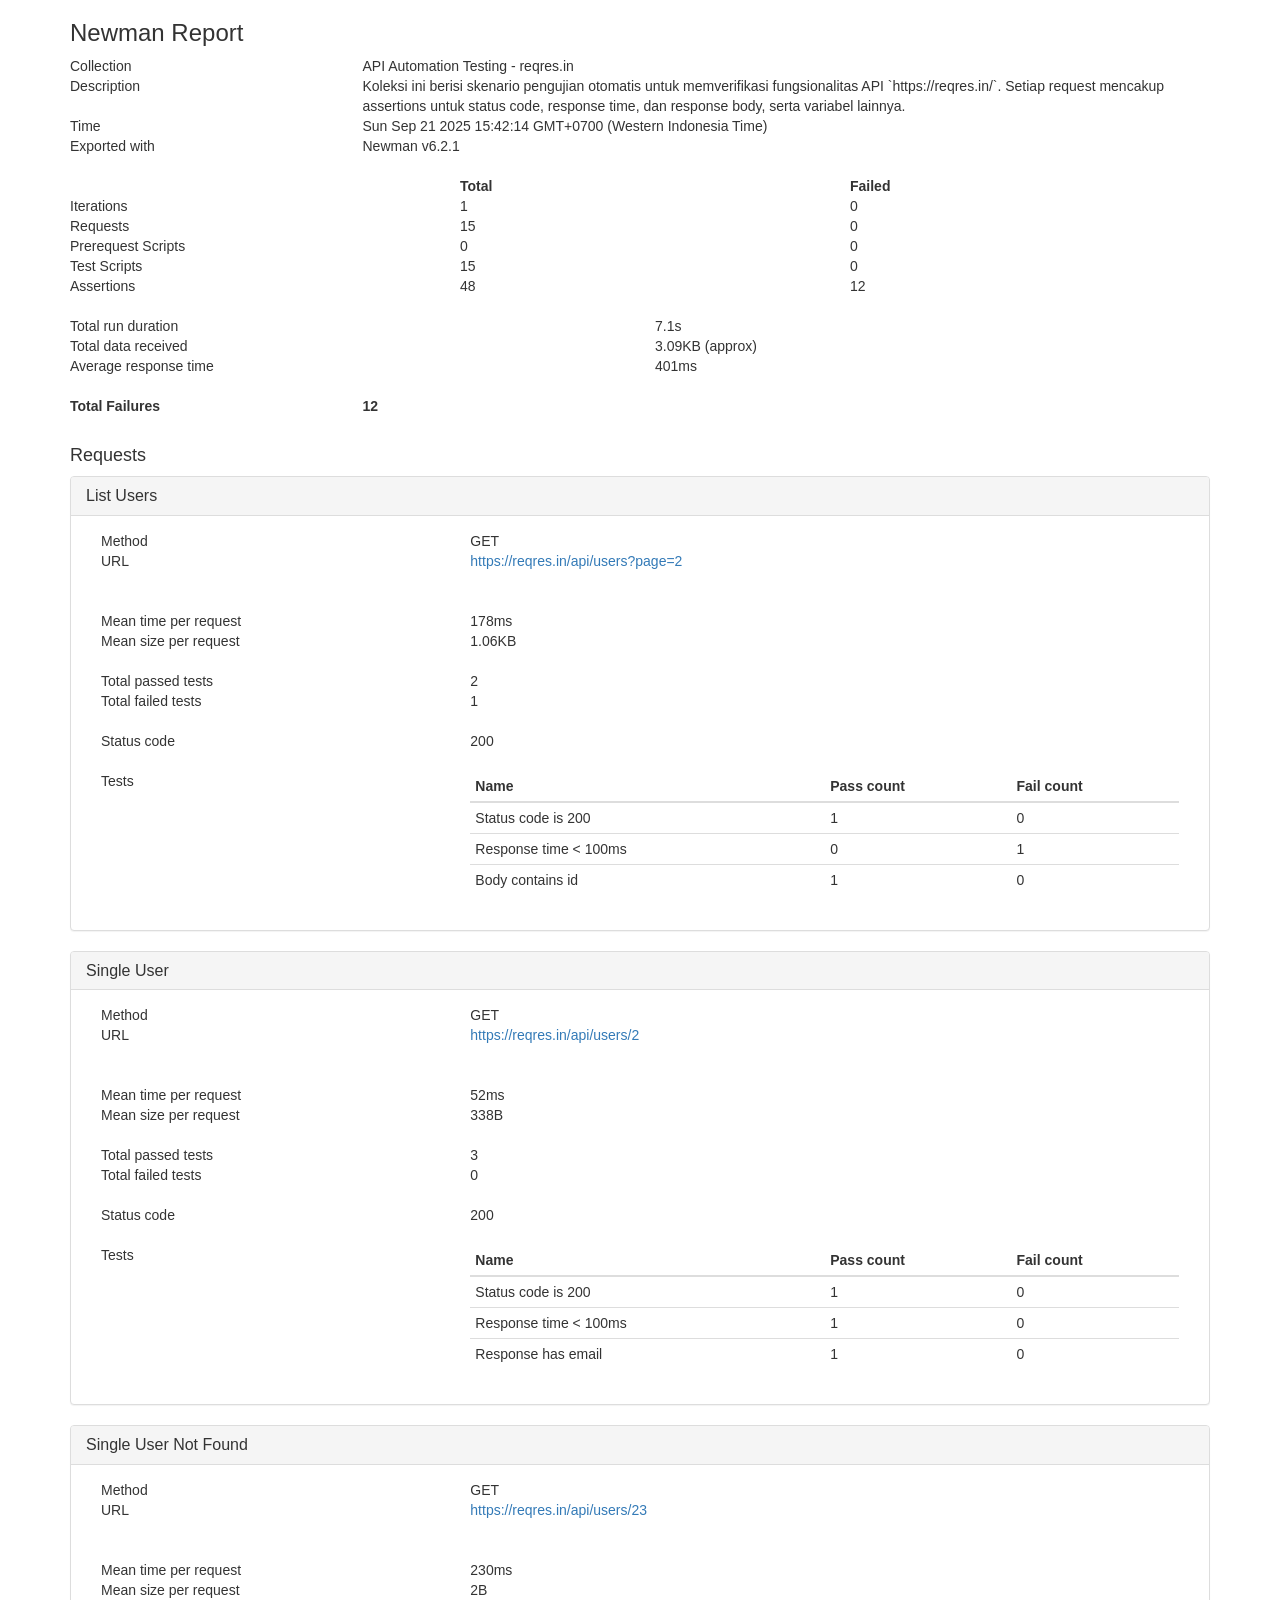
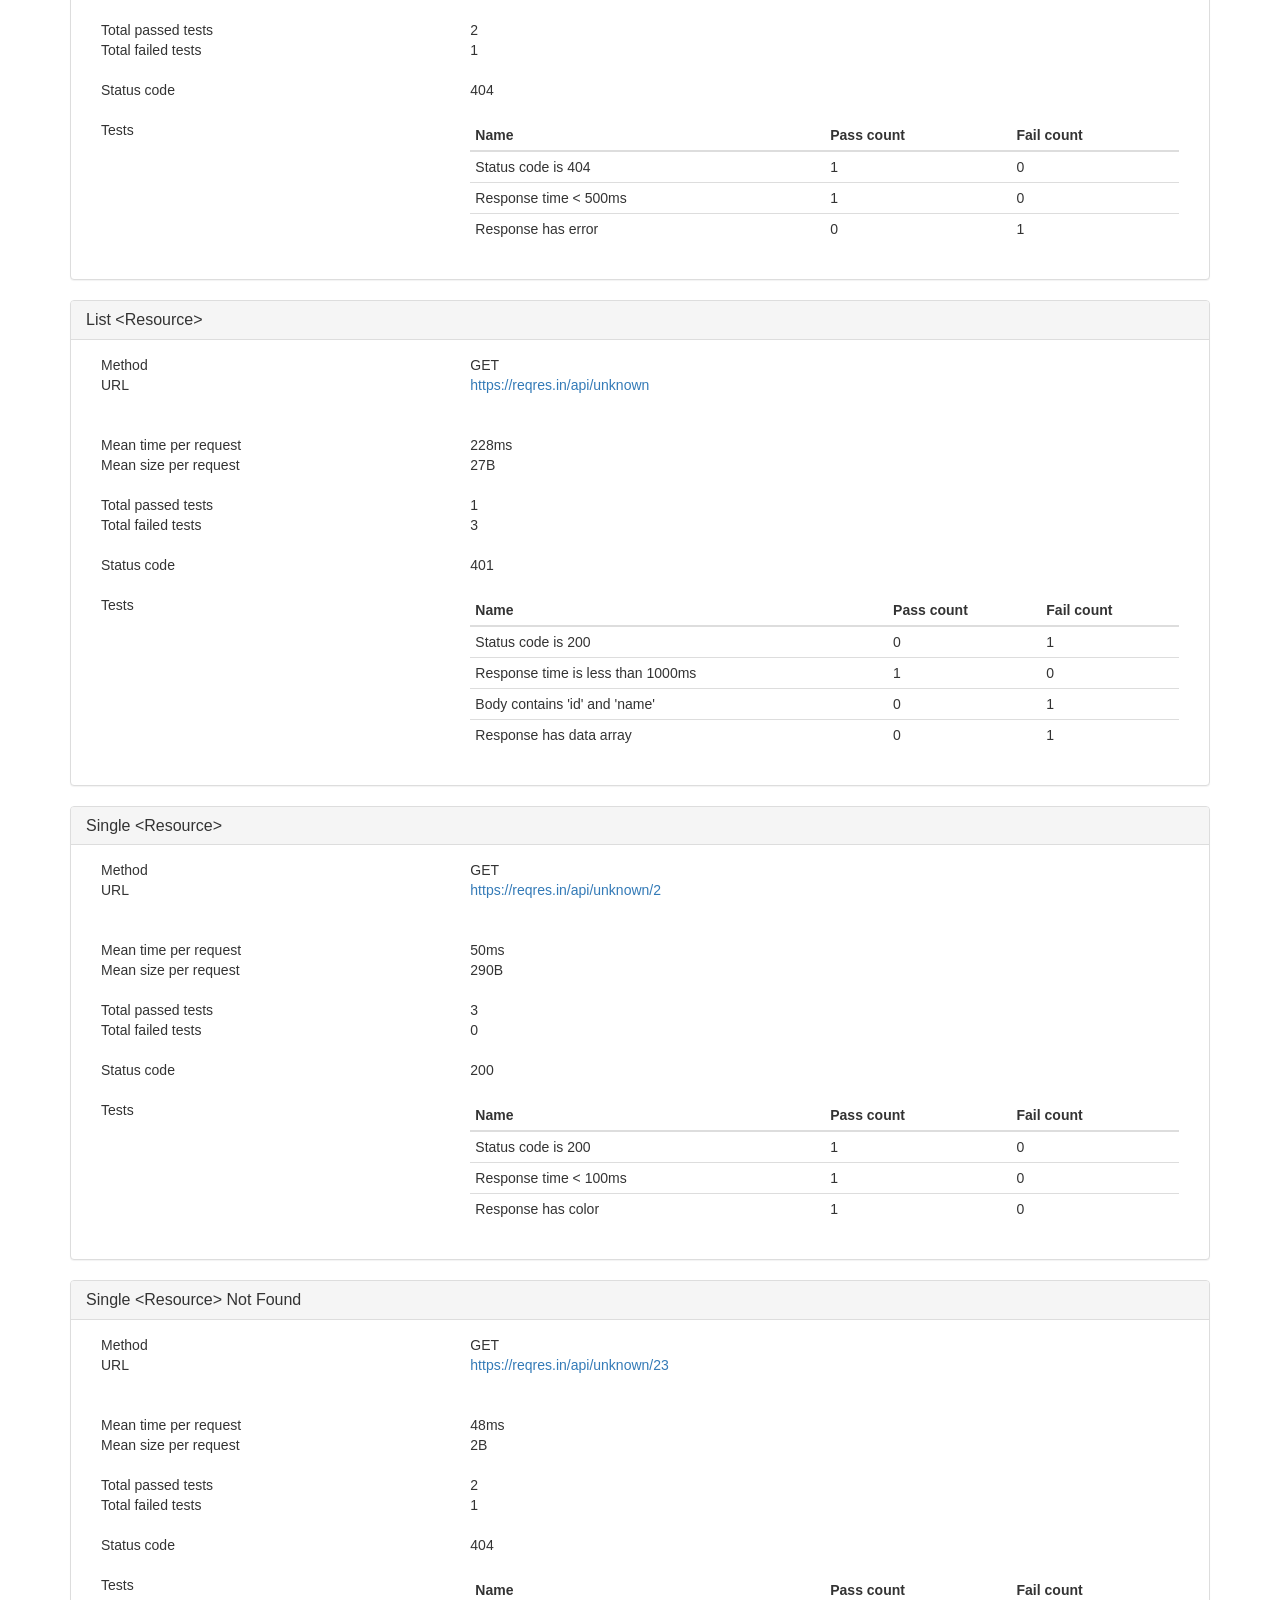
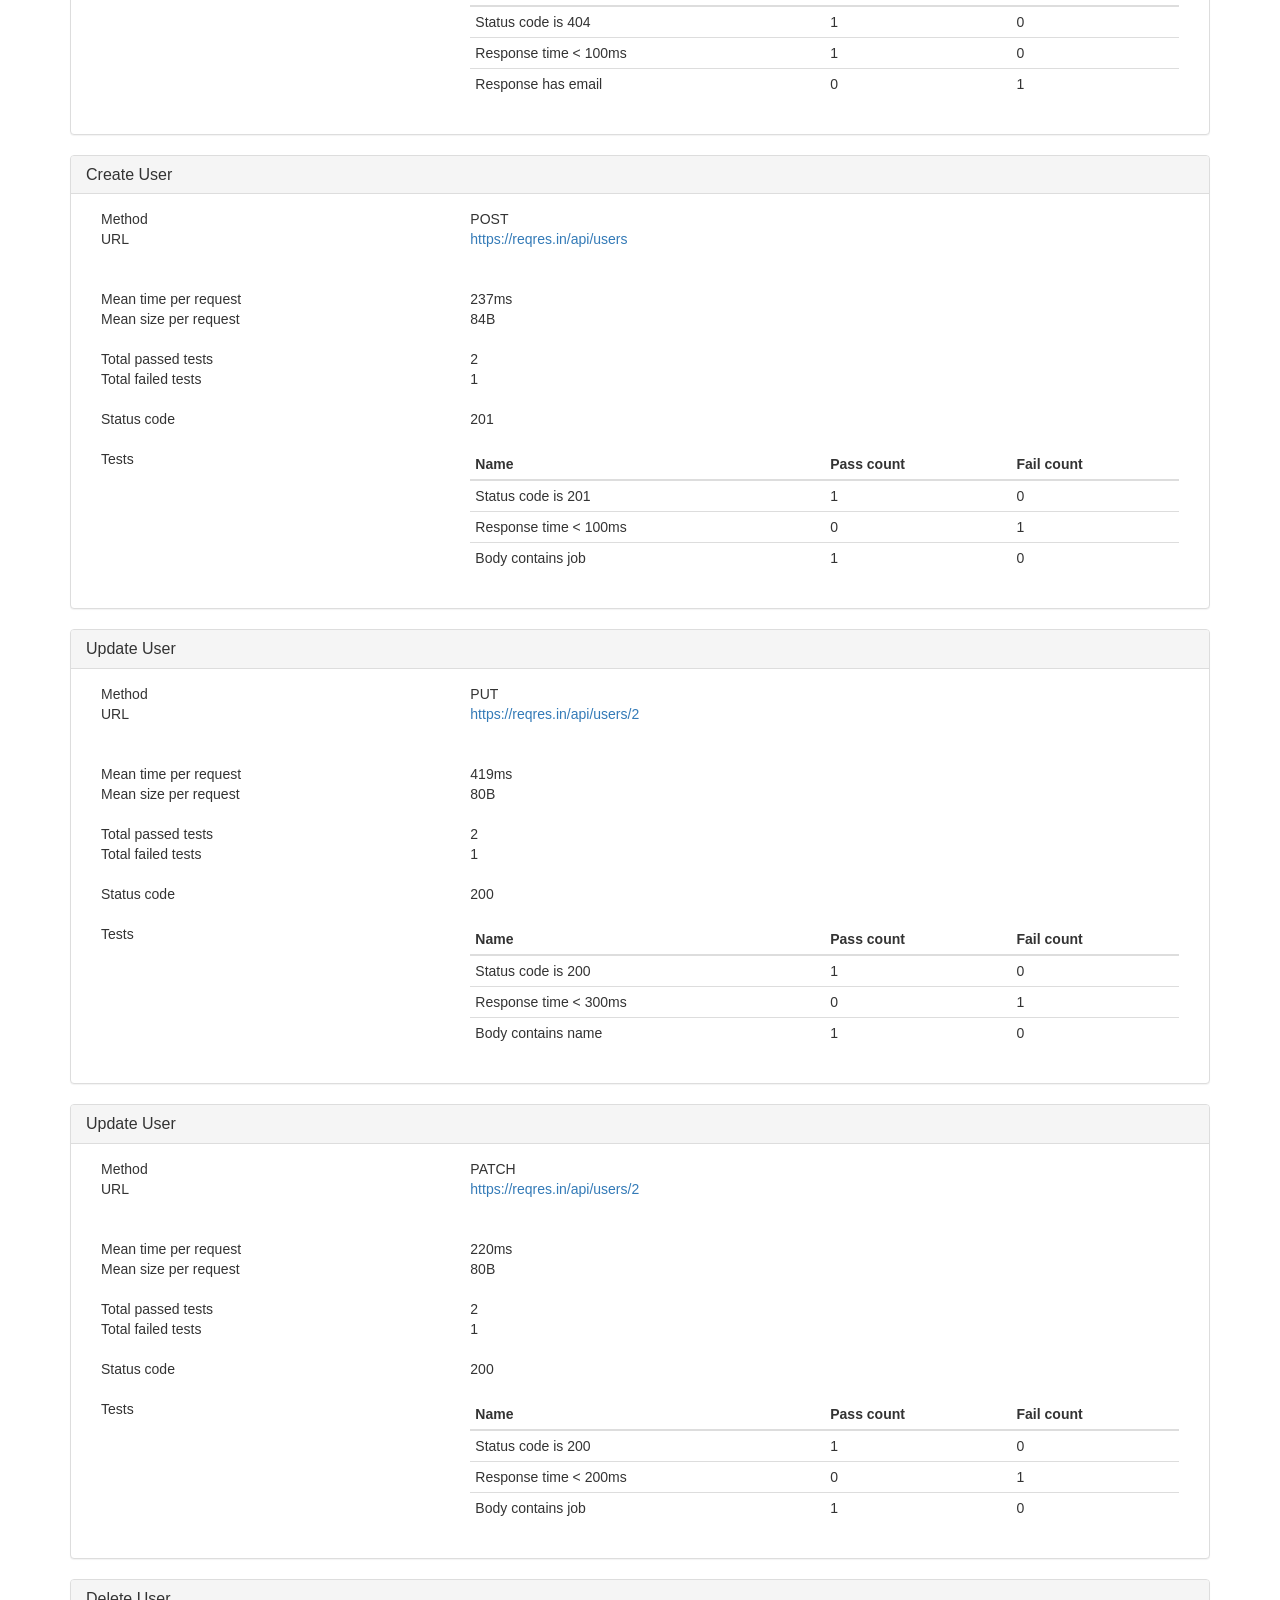
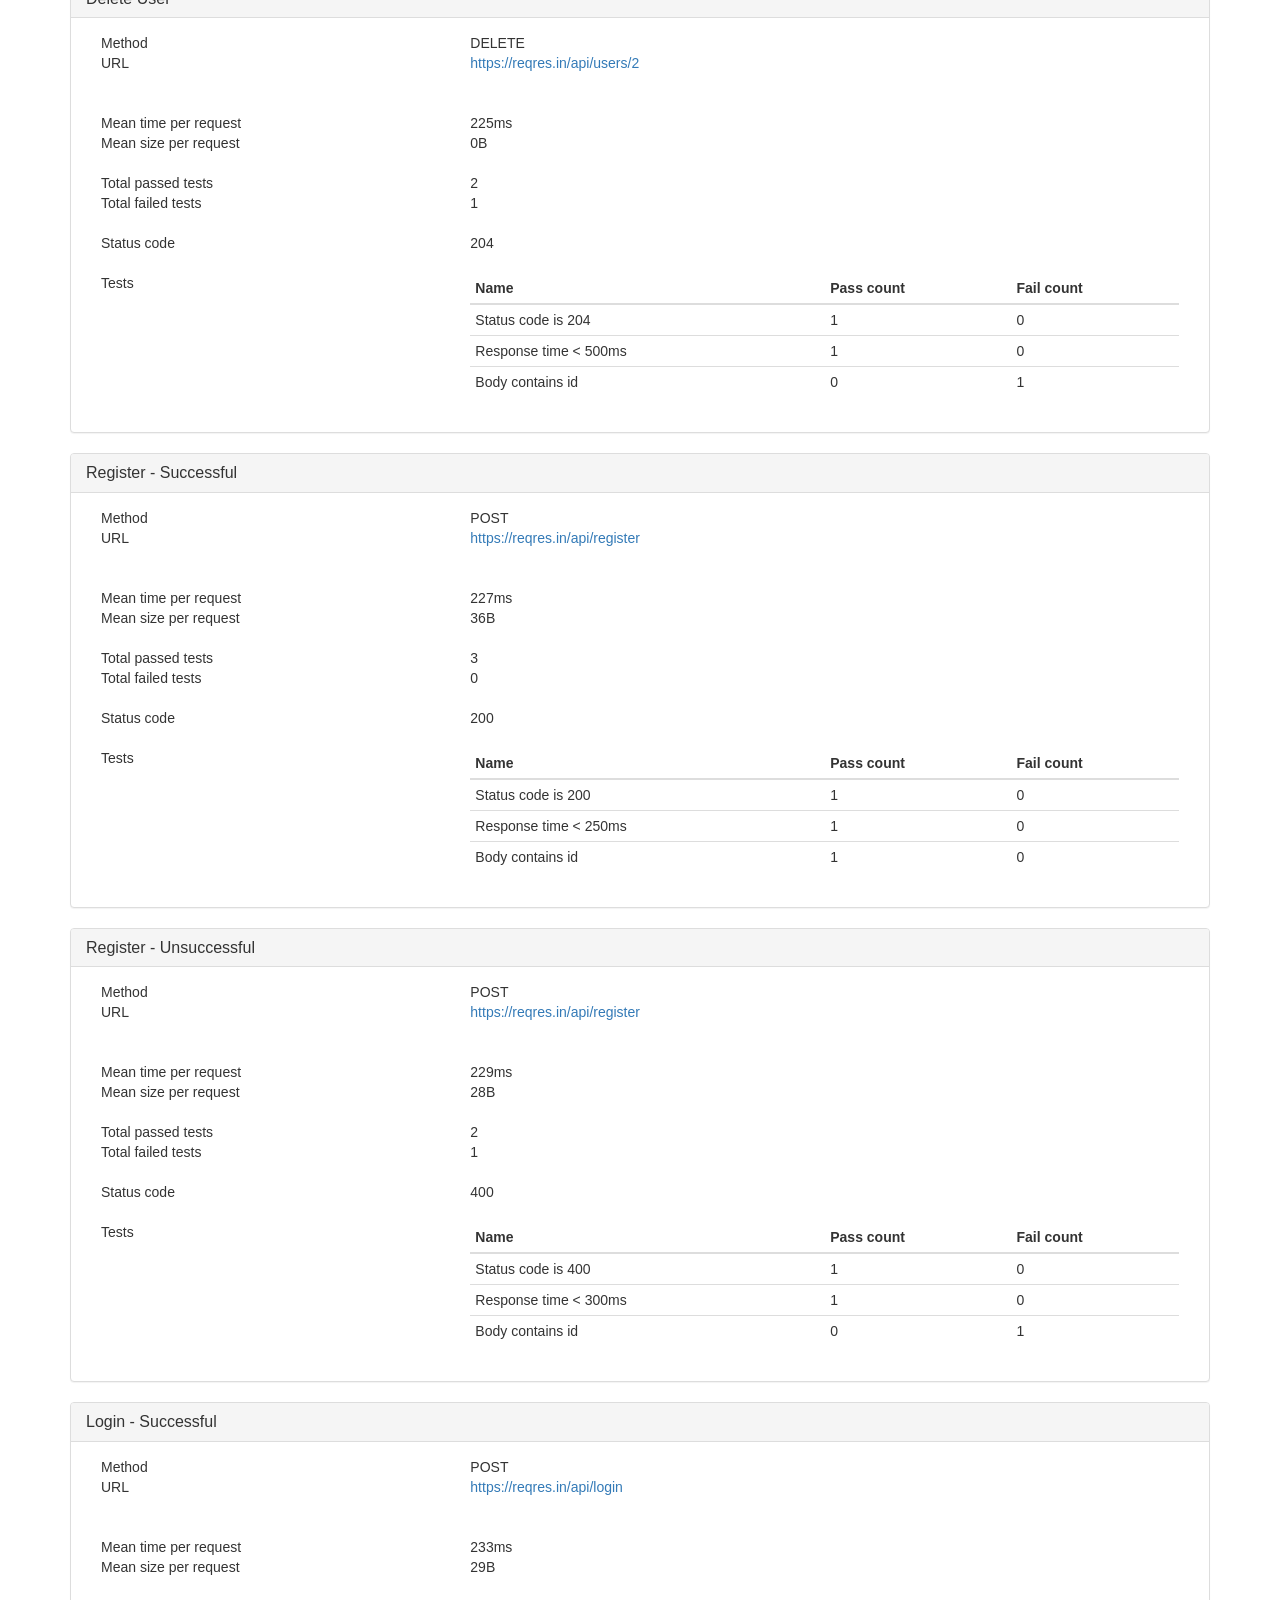
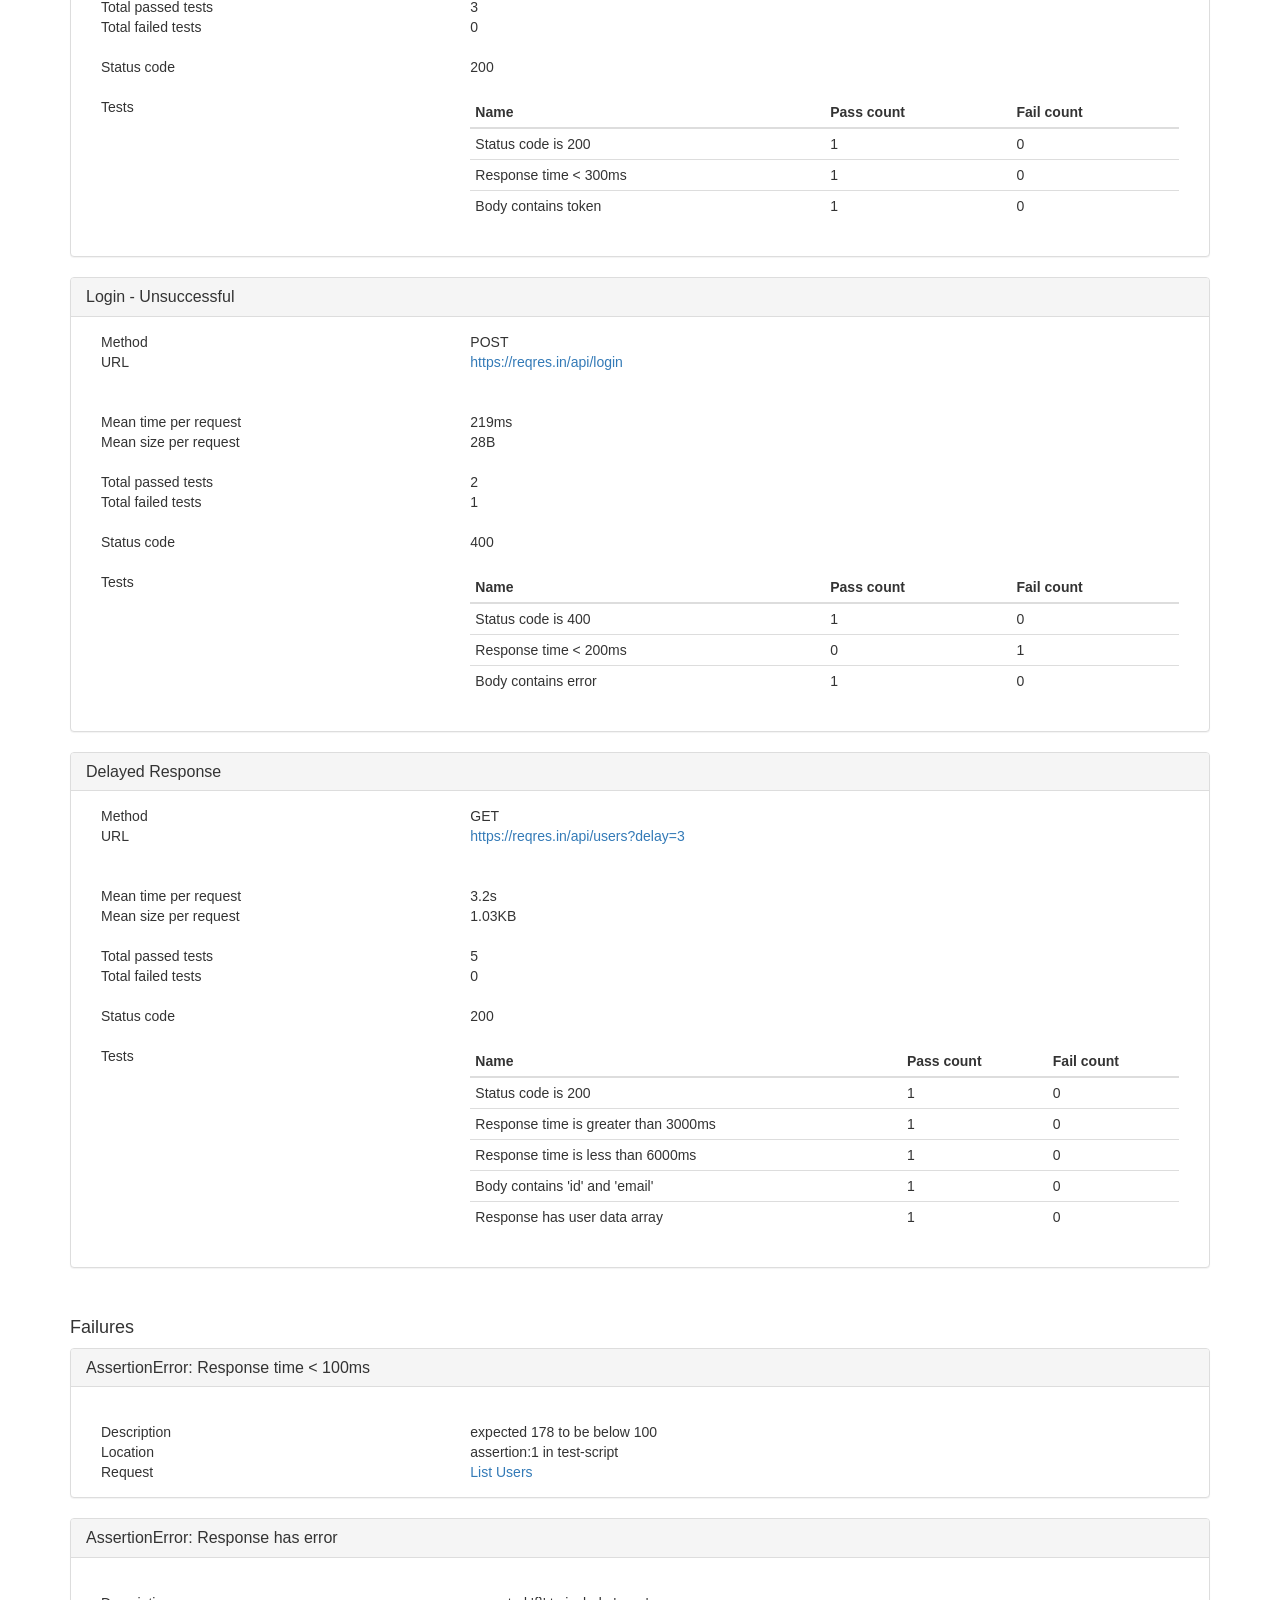
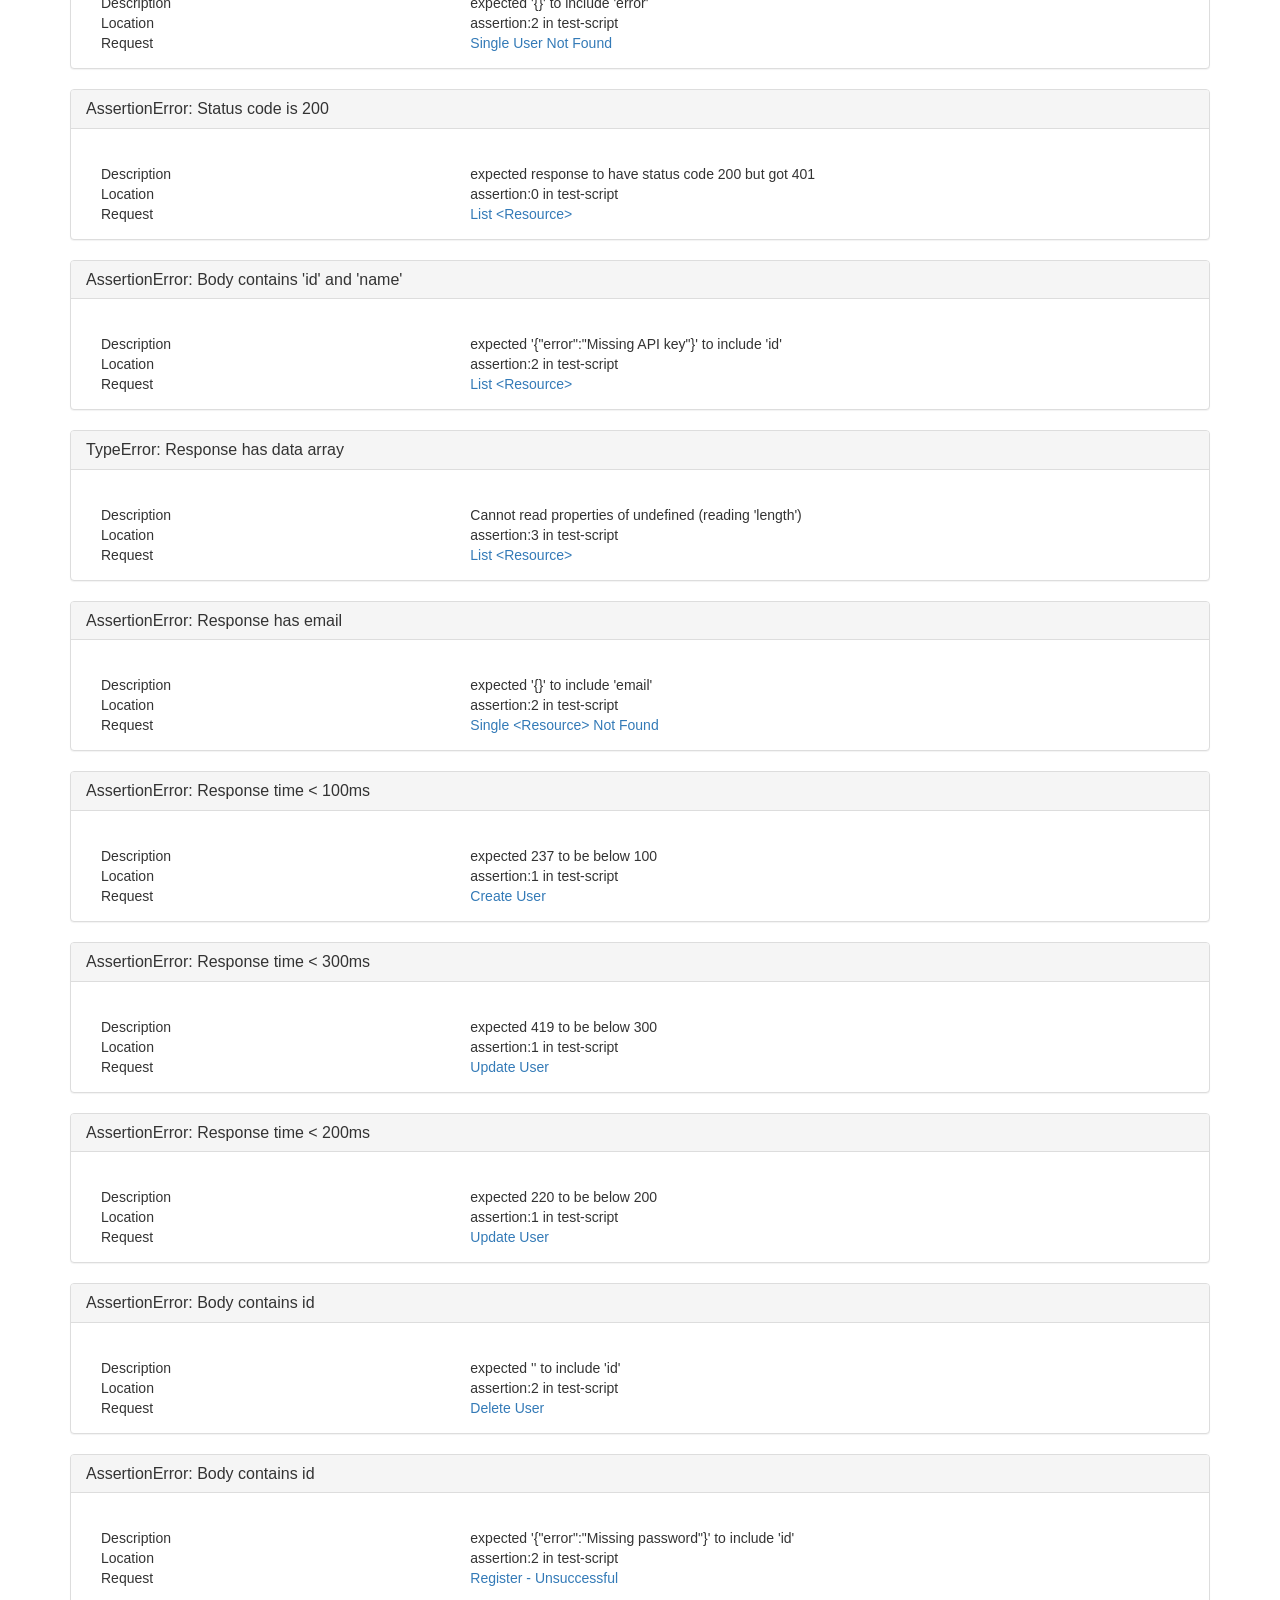
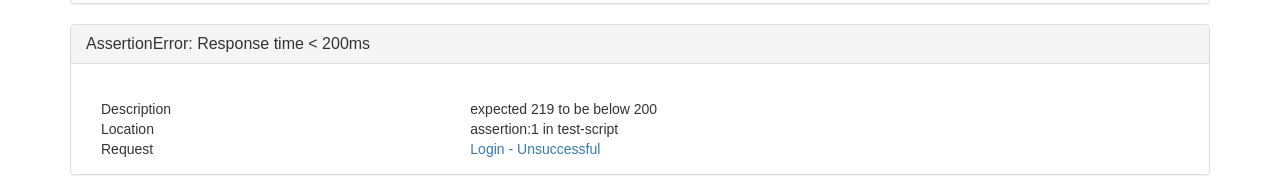
<file: Report-reqrestin.html>
<!DOCTYPE html>
<html lang="en">
<head>
  <meta charset="UTF-8">
  <title>Postman Report</title>

  <style type="text/css">
        html{font-family:sans-serif;-webkit-text-size-adjust:100%;-ms-text-size-adjust:100%}body{margin:0}article,aside,details,figcaption,figure,footer,header,hgroup,main,menu,nav,section,summary{display:block}audio,canvas,progress,video{display:inline-block;vertical-align:baseline}audio:not([controls]){display:none;height:0}[hidden],template{display:none}a{background-color:transparent}a:active,a:hover{outline:0}abbr[title]{border-bottom:1px dotted}b,strong{font-weight:700}dfn{font-style:italic}h1{margin:.67em 0;font-size:2em}mark{color:#000;background:#ff0}small{font-size:80%}sub,sup{position:relative;font-size:75%;line-height:0;vertical-align:baseline}sup{top:-.5em}sub{bottom:-.25em}img{border:0}svg:not(:root){overflow:hidden}figure{margin:1em 40px}hr{height:0;-webkit-box-sizing:content-box;-moz-box-sizing:content-box;box-sizing:content-box}pre{overflow:auto}code,kbd,pre,samp{font-family:monospace,monospace;font-size:1em}button,input,optgroup,select,textarea{margin:0;font:inherit;color:inherit}button{overflow:visible}button,select{text-transform:none}button,html input[type=button],input[type=reset],input[type=submit]{-webkit-appearance:button;cursor:pointer}button[disabled],html input[disabled]{cursor:default}button::-moz-focus-inner,input::-moz-focus-inner{padding:0;border:0}input{line-height:normal}input[type=checkbox],input[type=radio]{-webkit-box-sizing:border-box;-moz-box-sizing:border-box;box-sizing:border-box;padding:0}input[type=number]::-webkit-inner-spin-button,input[type=number]::-webkit-outer-spin-button{height:auto}input[type=search]{-webkit-box-sizing:content-box;-moz-box-sizing:content-box;box-sizing:content-box;-webkit-appearance:textfield}input[type=search]::-webkit-search-cancel-button,input[type=search]::-webkit-search-decoration{-webkit-appearance:none}fieldset{padding:.35em .625em .75em;margin:0 2px;border:1px solid silver}legend{padding:0;border:0}textarea{overflow:auto}optgroup{font-weight:700}table{border-spacing:0;border-collapse:collapse}td,th{padding:0}/*! Source: https://github.com/h5bp/html5-boilerplate/blob/master/src/css/main.css */@media print{*,:before,:after{color:#000!important;text-shadow:none!important;background:transparent!important;-webkit-box-shadow:none!important;box-shadow:none!important}a,a:visited{text-decoration:underline}a[href]:after{content:" (" attr(href) ")"}abbr[title]:after{content:" (" attr(title) ")"}a[href^="#"]:after,a[href^="javascript:"]:after{content:""}pre,blockquote{border:1px solid #999;page-break-inside:avoid}thead{display:table-header-group}tr,img{page-break-inside:avoid}img{max-width:100%!important}p,h2,h3{orphans:3;widows:3}h2,h3{page-break-after:avoid}select{background:#fff!important}.navbar{display:none}.btn>.caret,.dropup>.btn>.caret{border-top-color:#000!important}.label{border:1px solid #000}.table{border-collapse:collapse!important}.table td,.table th{background-color:#fff!important}.table-bordered th,.table-bordered td{border:1px solid #ddd!important}}@font-face{font-family:'Glyphicons Halflings';src:url(../fonts/glyphicons-halflings-regular.eot);src:url(../fonts/glyphicons-halflings-regular.eot?#iefix) format('embedded-opentype'),url(../fonts/glyphicons-halflings-regular.woff) format('woff'),url(../fonts/glyphicons-halflings-regular.ttf) format('truetype'),url(../fonts/glyphicons-halflings-regular.svg#glyphicons_halflingsregular) format('svg')}.glyphicon{position:relative;top:1px;display:inline-block;font-family:'Glyphicons Halflings';font-style:normal;font-weight:400;line-height:1;-webkit-font-smoothing:antialiased;-moz-osx-font-smoothing:grayscale}.glyphicon-asterisk:before{content:"\2a"}.glyphicon-plus:before{content:"\2b"}.glyphicon-euro:before,.glyphicon-eur:before{content:"\20ac"}.glyphicon-minus:before{content:"\2212"}.glyphicon-cloud:before{content:"\2601"}.glyphicon-envelope:before{content:"\2709"}.glyphicon-pencil:before{content:"\270f"}.glyphicon-glass:before{content:"\e001"}.glyphicon-music:before{content:"\e002"}.glyphicon-search:before{content:"\e003"}.glyphicon-heart:before{content:"\e005"}.glyphicon-star:before{content:"\e006"}.glyphicon-star-empty:before{content:"\e007"}.glyphicon-user:before{content:"\e008"}.glyphicon-film:before{content:"\e009"}.glyphicon-th-large:before{content:"\e010"}.glyphicon-th:before{content:"\e011"}.glyphicon-th-list:before{content:"\e012"}.glyphicon-ok:before{content:"\e013"}.glyphicon-remove:before{content:"\e014"}.glyphicon-zoom-in:before{content:"\e015"}.glyphicon-zoom-out:before{content:"\e016"}.glyphicon-off:before{content:"\e017"}.glyphicon-signal:before{content:"\e018"}.glyphicon-cog:before{content:"\e019"}.glyphicon-trash:before{content:"\e020"}.glyphicon-home:before{content:"\e021"}.glyphicon-file:before{content:"\e022"}.glyphicon-time:before{content:"\e023"}.glyphicon-road:before{content:"\e024"}.glyphicon-download-alt:before{content:"\e025"}.glyphicon-download:before{content:"\e026"}.glyphicon-upload:before{content:"\e027"}.glyphicon-inbox:before{content:"\e028"}.glyphicon-play-circle:before{content:"\e029"}.glyphicon-repeat:before{content:"\e030"}.glyphicon-refresh:before{content:"\e031"}.glyphicon-list-alt:before{content:"\e032"}.glyphicon-lock:before{content:"\e033"}.glyphicon-flag:before{content:"\e034"}.glyphicon-headphones:before{content:"\e035"}.glyphicon-volume-off:before{content:"\e036"}.glyphicon-volume-down:before{content:"\e037"}.glyphicon-volume-up:before{content:"\e038"}.glyphicon-qrcode:before{content:"\e039"}.glyphicon-barcode:before{content:"\e040"}.glyphicon-tag:before{content:"\e041"}.glyphicon-tags:before{content:"\e042"}.glyphicon-book:before{content:"\e043"}.glyphicon-bookmark:before{content:"\e044"}.glyphicon-print:before{content:"\e045"}.glyphicon-camera:before{content:"\e046"}.glyphicon-font:before{content:"\e047"}.glyphicon-bold:before{content:"\e048"}.glyphicon-italic:before{content:"\e049"}.glyphicon-text-height:before{content:"\e050"}.glyphicon-text-width:before{content:"\e051"}.glyphicon-align-left:before{content:"\e052"}.glyphicon-align-center:before{content:"\e053"}.glyphicon-align-right:before{content:"\e054"}.glyphicon-align-justify:before{content:"\e055"}.glyphicon-list:before{content:"\e056"}.glyphicon-indent-left:before{content:"\e057"}.glyphicon-indent-right:before{content:"\e058"}.glyphicon-facetime-video:before{content:"\e059"}.glyphicon-picture:before{content:"\e060"}.glyphicon-map-marker:before{content:"\e062"}.glyphicon-adjust:before{content:"\e063"}.glyphicon-tint:before{content:"\e064"}.glyphicon-edit:before{content:"\e065"}.glyphicon-share:before{content:"\e066"}.glyphicon-check:before{content:"\e067"}.glyphicon-move:before{content:"\e068"}.glyphicon-step-backward:before{content:"\e069"}.glyphicon-fast-backward:before{content:"\e070"}.glyphicon-backward:before{content:"\e071"}.glyphicon-play:before{content:"\e072"}.glyphicon-pause:before{content:"\e073"}.glyphicon-stop:before{content:"\e074"}.glyphicon-forward:before{content:"\e075"}.glyphicon-fast-forward:before{content:"\e076"}.glyphicon-step-forward:before{content:"\e077"}.glyphicon-eject:before{content:"\e078"}.glyphicon-chevron-left:before{content:"\e079"}.glyphicon-chevron-right:before{content:"\e080"}.glyphicon-plus-sign:before{content:"\e081"}.glyphicon-minus-sign:before{content:"\e082"}.glyphicon-remove-sign:before{content:"\e083"}.glyphicon-ok-sign:before{content:"\e084"}.glyphicon-question-sign:before{content:"\e085"}.glyphicon-info-sign:before{content:"\e086"}.glyphicon-screenshot:before{content:"\e087"}.glyphicon-remove-circle:before{content:"\e088"}.glyphicon-ok-circle:before{content:"\e089"}.glyphicon-ban-circle:before{content:"\e090"}.glyphicon-arrow-left:before{content:"\e091"}.glyphicon-arrow-right:before{content:"\e092"}.glyphicon-arrow-up:before{content:"\e093"}.glyphicon-arrow-down:before{content:"\e094"}.glyphicon-share-alt:before{content:"\e095"}.glyphicon-resize-full:before{content:"\e096"}.glyphicon-resize-small:before{content:"\e097"}.glyphicon-exclamation-sign:before{content:"\e101"}.glyphicon-gift:before{content:"\e102"}.glyphicon-leaf:before{content:"\e103"}.glyphicon-fire:before{content:"\e104"}.glyphicon-eye-open:before{content:"\e105"}.glyphicon-eye-close:before{content:"\e106"}.glyphicon-warning-sign:before{content:"\e107"}.glyphicon-plane:before{content:"\e108"}.glyphicon-calendar:before{content:"\e109"}.glyphicon-random:before{content:"\e110"}.glyphicon-comment:before{content:"\e111"}.glyphicon-magnet:before{content:"\e112"}.glyphicon-chevron-up:before{content:"\e113"}.glyphicon-chevron-down:before{content:"\e114"}.glyphicon-retweet:before{content:"\e115"}.glyphicon-shopping-cart:before{content:"\e116"}.glyphicon-folder-close:before{content:"\e117"}.glyphicon-folder-open:before{content:"\e118"}.glyphicon-resize-vertical:before{content:"\e119"}.glyphicon-resize-horizontal:before{content:"\e120"}.glyphicon-hdd:before{content:"\e121"}.glyphicon-bullhorn:before{content:"\e122"}.glyphicon-bell:before{content:"\e123"}.glyphicon-certificate:before{content:"\e124"}.glyphicon-thumbs-up:before{content:"\e125"}.glyphicon-thumbs-down:before{content:"\e126"}.glyphicon-hand-right:before{content:"\e127"}.glyphicon-hand-left:before{content:"\e128"}.glyphicon-hand-up:before{content:"\e129"}.glyphicon-hand-down:before{content:"\e130"}.glyphicon-circle-arrow-right:before{content:"\e131"}.glyphicon-circle-arrow-left:before{content:"\e132"}.glyphicon-circle-arrow-up:before{content:"\e133"}.glyphicon-circle-arrow-down:before{content:"\e134"}.glyphicon-globe:before{content:"\e135"}.glyphicon-wrench:before{content:"\e136"}.glyphicon-tasks:before{content:"\e137"}.glyphicon-filter:before{content:"\e138"}.glyphicon-briefcase:before{content:"\e139"}.glyphicon-fullscreen:before{content:"\e140"}.glyphicon-dashboard:before{content:"\e141"}.glyphicon-paperclip:before{content:"\e142"}.glyphicon-heart-empty:before{content:"\e143"}.glyphicon-link:before{content:"\e144"}.glyphicon-phone:before{content:"\e145"}.glyphicon-pushpin:before{content:"\e146"}.glyphicon-usd:before{content:"\e148"}.glyphicon-gbp:before{content:"\e149"}.glyphicon-sort:before{content:"\e150"}.glyphicon-sort-by-alphabet:before{content:"\e151"}.glyphicon-sort-by-alphabet-alt:before{content:"\e152"}.glyphicon-sort-by-order:before{content:"\e153"}.glyphicon-sort-by-order-alt:before{content:"\e154"}.glyphicon-sort-by-attributes:before{content:"\e155"}.glyphicon-sort-by-attributes-alt:before{content:"\e156"}.glyphicon-unchecked:before{content:"\e157"}.glyphicon-expand:before{content:"\e158"}.glyphicon-collapse-down:before{content:"\e159"}.glyphicon-collapse-up:before{content:"\e160"}.glyphicon-log-in:before{content:"\e161"}.glyphicon-flash:before{content:"\e162"}.glyphicon-log-out:before{content:"\e163"}.glyphicon-new-window:before{content:"\e164"}.glyphicon-record:before{content:"\e165"}.glyphicon-save:before{content:"\e166"}.glyphicon-open:before{content:"\e167"}.glyphicon-saved:before{content:"\e168"}.glyphicon-import:before{content:"\e169"}.glyphicon-export:before{content:"\e170"}.glyphicon-send:before{content:"\e171"}.glyphicon-floppy-disk:before{content:"\e172"}.glyphicon-floppy-saved:before{content:"\e173"}.glyphicon-floppy-remove:before{content:"\e174"}.glyphicon-floppy-save:before{content:"\e175"}.glyphicon-floppy-open:before{content:"\e176"}.glyphicon-credit-card:before{content:"\e177"}.glyphicon-transfer:before{content:"\e178"}.glyphicon-cutlery:before{content:"\e179"}.glyphicon-header:before{content:"\e180"}.glyphicon-compressed:before{content:"\e181"}.glyphicon-earphone:before{content:"\e182"}.glyphicon-phone-alt:before{content:"\e183"}.glyphicon-tower:before{content:"\e184"}.glyphicon-stats:before{content:"\e185"}.glyphicon-sd-video:before{content:"\e186"}.glyphicon-hd-video:before{content:"\e187"}.glyphicon-subtitles:before{content:"\e188"}.glyphicon-sound-stereo:before{content:"\e189"}.glyphicon-sound-dolby:before{content:"\e190"}.glyphicon-sound-5-1:before{content:"\e191"}.glyphicon-sound-6-1:before{content:"\e192"}.glyphicon-sound-7-1:before{content:"\e193"}.glyphicon-copyright-mark:before{content:"\e194"}.glyphicon-registration-mark:before{content:"\e195"}.glyphicon-cloud-download:before{content:"\e197"}.glyphicon-cloud-upload:before{content:"\e198"}.glyphicon-tree-conifer:before{content:"\e199"}.glyphicon-tree-deciduous:before{content:"\e200"}*{-webkit-box-sizing:border-box;-moz-box-sizing:border-box;box-sizing:border-box}:before,:after{-webkit-box-sizing:border-box;-moz-box-sizing:border-box;box-sizing:border-box}html{font-size:10px;-webkit-tap-highlight-color:rgba(0,0,0,0)}body{font-family:"Helvetica Neue",Helvetica,Arial,sans-serif;font-size:14px;line-height:1.42857143;color:#333;background-color:#fff}input,button,select,textarea{font-family:inherit;font-size:inherit;line-height:inherit}a{color:#337ab7;text-decoration:none}a:hover,a:focus{color:#23527c;text-decoration:underline}a:focus{outline:thin dotted;outline:5px auto -webkit-focus-ring-color;outline-offset:-2px}figure{margin:0}img{vertical-align:middle}.img-responsive,.thumbnail>img,.thumbnail a>img,.carousel-inner>.item>img,.carousel-inner>.item>a>img{display:block;max-width:100%;height:auto}.img-rounded{border-radius:6px}.img-thumbnail{display:inline-block;max-width:100%;height:auto;padding:4px;line-height:1.42857143;background-color:#fff;border:1px solid #ddd;border-radius:4px;-webkit-transition:all .2s ease-in-out;-o-transition:all .2s ease-in-out;transition:all .2s ease-in-out}.img-circle{border-radius:50%}hr{margin-top:20px;margin-bottom:20px;border:0;border-top:1px solid #eee}.sr-only{position:absolute;width:1px;height:1px;padding:0;margin:-1px;overflow:hidden;clip:rect(0,0,0,0);border:0}.sr-only-focusable:active,.sr-only-focusable:focus{position:static;width:auto;height:auto;margin:0;overflow:visible;clip:auto}h1,h2,h3,h4,h5,h6,.h1,.h2,.h3,.h4,.h5,.h6{font-family:inherit;font-weight:500;line-height:1.1;color:inherit}h1 small,h2 small,h3 small,h4 small,h5 small,h6 small,.h1 small,.h2 small,.h3 small,.h4 small,.h5 small,.h6 small,h1 .small,h2 .small,h3 .small,h4 .small,h5 .small,h6 .small,.h1 .small,.h2 .small,.h3 .small,.h4 .small,.h5 .small,.h6 .small{font-weight:400;line-height:1;color:#777}h1,.h1,h2,.h2,h3,.h3{margin-top:20px;margin-bottom:10px}h1 small,.h1 small,h2 small,.h2 small,h3 small,.h3 small,h1 .small,.h1 .small,h2 .small,.h2 .small,h3 .small,.h3 .small{font-size:65%}h4,.h4,h5,.h5,h6,.h6{margin-top:10px;margin-bottom:10px}h4 small,.h4 small,h5 small,.h5 small,h6 small,.h6 small,h4 .small,.h4 .small,h5 .small,.h5 .small,h6 .small,.h6 .small{font-size:75%}h1,.h1{font-size:36px}h2,.h2{font-size:30px}h3,.h3{font-size:24px}h4,.h4{font-size:18px}h5,.h5{font-size:14px}h6,.h6{font-size:12px}p{margin:0 0 10px}.lead{margin-bottom:20px;font-size:16px;font-weight:300;line-height:1.4}@media (min-width:768px){.lead{font-size:21px}}small,.small{font-size:85%}mark,.mark{padding:.2em;background-color:#fcf8e3}.text-left{text-align:left}.text-right{text-align:right}.text-center{text-align:center}.text-justify{text-align:justify}.text-nowrap{white-space:nowrap}.text-lowercase{text-transform:lowercase}.text-uppercase{text-transform:uppercase}.text-capitalize{text-transform:capitalize}.text-muted{color:#777}.text-primary{color:#337ab7}a.text-primary:hover{color:#286090}.text-success{color:#3c763d}a.text-success:hover{color:#2b542c}.text-info{color:#31708f}a.text-info:hover{color:#245269}.text-warning{color:#8a6d3b}a.text-warning:hover{color:#66512c}.text-danger{color:#a94442}a.text-danger:hover{color:#843534}.bg-primary{color:#fff;background-color:#337ab7}a.bg-primary:hover{background-color:#286090}.bg-success{background-color:#dff0d8}a.bg-success:hover{background-color:#c1e2b3}.bg-info{background-color:#d9edf7}a.bg-info:hover{background-color:#afd9ee}.bg-warning{background-color:#fcf8e3}a.bg-warning:hover{background-color:#f7ecb5}.bg-danger{background-color:#f2dede}a.bg-danger:hover{background-color:#e4b9b9}.page-header{padding-bottom:9px;margin:40px 0 20px;border-bottom:1px solid #eee}ul,ol{margin-top:0;margin-bottom:10px}ul ul,ol ul,ul ol,ol ol{margin-bottom:0}.list-unstyled{padding-left:0;list-style:none}.list-inline{padding-left:0;margin-left:-5px;list-style:none}.list-inline>li{display:inline-block;padding-right:5px;padding-left:5px}dl{margin-top:0;margin-bottom:20px}dt,dd{line-height:1.42857143}dt{font-weight:700}dd{margin-left:0}@media (min-width:768px){.dl-horizontal dt{float:left;width:160px;overflow:hidden;clear:left;text-align:right;text-overflow:ellipsis;white-space:nowrap}.dl-horizontal dd{margin-left:180px}}abbr[title],abbr[data-original-title]{cursor:help;border-bottom:1px dotted #777}.initialism{font-size:90%;text-transform:uppercase}blockquote{padding:10px 20px;margin:0 0 20px;font-size:17.5px;border-left:5px solid #eee}blockquote p:last-child,blockquote ul:last-child,blockquote ol:last-child{margin-bottom:0}blockquote footer,blockquote small,blockquote .small{display:block;font-size:80%;line-height:1.42857143;color:#777}blockquote footer:before,blockquote small:before,blockquote .small:before{content:'\2014 \00A0'}.blockquote-reverse,blockquote.pull-right{padding-right:15px;padding-left:0;text-align:right;border-right:5px solid #eee;border-left:0}.blockquote-reverse footer:before,blockquote.pull-right footer:before,.blockquote-reverse small:before,blockquote.pull-right small:before,.blockquote-reverse .small:before,blockquote.pull-right .small:before{content:''}.blockquote-reverse footer:after,blockquote.pull-right footer:after,.blockquote-reverse small:after,blockquote.pull-right small:after,.blockquote-reverse .small:after,blockquote.pull-right .small:after{content:'\00A0 \2014'}address{margin-bottom:20px;font-style:normal;line-height:1.42857143}code,kbd,pre,samp{font-family:Menlo,Monaco,Consolas,"Courier New",monospace}code{padding:2px 4px;font-size:90%;color:#c7254e;background-color:#f9f2f4;border-radius:4px}kbd{padding:2px 4px;font-size:90%;color:#fff;background-color:#333;border-radius:3px;-webkit-box-shadow:inset 0 -1px 0 rgba(0,0,0,.25);box-shadow:inset 0 -1px 0 rgba(0,0,0,.25)}kbd kbd{padding:0;font-size:100%;font-weight:700;-webkit-box-shadow:none;box-shadow:none}pre{display:block;padding:9.5px;margin:0 0 10px;font-size:13px;line-height:1.42857143;color:#333;word-break:break-all;word-wrap:break-word;background-color:#f5f5f5;border:1px solid #ccc;border-radius:4px}pre code{padding:0;font-size:inherit;color:inherit;white-space:pre-wrap;background-color:transparent;border-radius:0}.pre-scrollable{max-height:340px;overflow-y:scroll}.container{padding-right:15px;padding-left:15px;margin-right:auto;margin-left:auto}@media (min-width:768px){.container{width:750px}}@media (min-width:992px){.container{width:970px}}@media (min-width:1200px){.container{width:1170px}}.container-fluid{padding-right:15px;padding-left:15px;margin-right:auto;margin-left:auto}.row{margin-right:-15px;margin-left:-15px}.col-xs-1,.col-sm-1,.col-md-1,.col-lg-1,.col-xs-2,.col-sm-2,.col-md-2,.col-lg-2,.col-xs-3,.col-sm-3,.col-md-3,.col-lg-3,.col-xs-4,.col-sm-4,.col-md-4,.col-lg-4,.col-xs-5,.col-sm-5,.col-md-5,.col-lg-5,.col-xs-6,.col-sm-6,.col-md-6,.col-lg-6,.col-xs-7,.col-sm-7,.col-md-7,.col-lg-7,.col-xs-8,.col-sm-8,.col-md-8,.col-lg-8,.col-xs-9,.col-sm-9,.col-md-9,.col-lg-9,.col-xs-10,.col-sm-10,.col-md-10,.col-lg-10,.col-xs-11,.col-sm-11,.col-md-11,.col-lg-11,.col-xs-12,.col-sm-12,.col-md-12,.col-lg-12{position:relative;min-height:1px;padding-right:15px;padding-left:15px}.col-xs-1,.col-xs-2,.col-xs-3,.col-xs-4,.col-xs-5,.col-xs-6,.col-xs-7,.col-xs-8,.col-xs-9,.col-xs-10,.col-xs-11,.col-xs-12{float:left}.col-xs-12{width:100%}.col-xs-11{width:91.66666667%}.col-xs-10{width:83.33333333%}.col-xs-9{width:75%}.col-xs-8{width:66.66666667%}.col-xs-7{width:58.33333333%}.col-xs-6{width:50%}.col-xs-5{width:41.66666667%}.col-xs-4{width:33.33333333%}.col-xs-3{width:25%}.col-xs-2{width:16.66666667%}.col-xs-1{width:8.33333333%}.col-xs-pull-12{right:100%}.col-xs-pull-11{right:91.66666667%}.col-xs-pull-10{right:83.33333333%}.col-xs-pull-9{right:75%}.col-xs-pull-8{right:66.66666667%}.col-xs-pull-7{right:58.33333333%}.col-xs-pull-6{right:50%}.col-xs-pull-5{right:41.66666667%}.col-xs-pull-4{right:33.33333333%}.col-xs-pull-3{right:25%}.col-xs-pull-2{right:16.66666667%}.col-xs-pull-1{right:8.33333333%}.col-xs-pull-0{right:auto}.col-xs-push-12{left:100%}.col-xs-push-11{left:91.66666667%}.col-xs-push-10{left:83.33333333%}.col-xs-push-9{left:75%}.col-xs-push-8{left:66.66666667%}.col-xs-push-7{left:58.33333333%}.col-xs-push-6{left:50%}.col-xs-push-5{left:41.66666667%}.col-xs-push-4{left:33.33333333%}.col-xs-push-3{left:25%}.col-xs-push-2{left:16.66666667%}.col-xs-push-1{left:8.33333333%}.col-xs-push-0{left:auto}.col-xs-offset-12{margin-left:100%}.col-xs-offset-11{margin-left:91.66666667%}.col-xs-offset-10{margin-left:83.33333333%}.col-xs-offset-9{margin-left:75%}.col-xs-offset-8{margin-left:66.66666667%}.col-xs-offset-7{margin-left:58.33333333%}.col-xs-offset-6{margin-left:50%}.col-xs-offset-5{margin-left:41.66666667%}.col-xs-offset-4{margin-left:33.33333333%}.col-xs-offset-3{margin-left:25%}.col-xs-offset-2{margin-left:16.66666667%}.col-xs-offset-1{margin-left:8.33333333%}.col-xs-offset-0{margin-left:0}@media (min-width:768px){.col-sm-1,.col-sm-2,.col-sm-3,.col-sm-4,.col-sm-5,.col-sm-6,.col-sm-7,.col-sm-8,.col-sm-9,.col-sm-10,.col-sm-11,.col-sm-12{float:left}.col-sm-12{width:100%}.col-sm-11{width:91.66666667%}.col-sm-10{width:83.33333333%}.col-sm-9{width:75%}.col-sm-8{width:66.66666667%}.col-sm-7{width:58.33333333%}.col-sm-6{width:50%}.col-sm-5{width:41.66666667%}.col-sm-4{width:33.33333333%}.col-sm-3{width:25%}.col-sm-2{width:16.66666667%}.col-sm-1{width:8.33333333%}.col-sm-pull-12{right:100%}.col-sm-pull-11{right:91.66666667%}.col-sm-pull-10{right:83.33333333%}.col-sm-pull-9{right:75%}.col-sm-pull-8{right:66.66666667%}.col-sm-pull-7{right:58.33333333%}.col-sm-pull-6{right:50%}.col-sm-pull-5{right:41.66666667%}.col-sm-pull-4{right:33.33333333%}.col-sm-pull-3{right:25%}.col-sm-pull-2{right:16.66666667%}.col-sm-pull-1{right:8.33333333%}.col-sm-pull-0{right:auto}.col-sm-push-12{left:100%}.col-sm-push-11{left:91.66666667%}.col-sm-push-10{left:83.33333333%}.col-sm-push-9{left:75%}.col-sm-push-8{left:66.66666667%}.col-sm-push-7{left:58.33333333%}.col-sm-push-6{left:50%}.col-sm-push-5{left:41.66666667%}.col-sm-push-4{left:33.33333333%}.col-sm-push-3{left:25%}.col-sm-push-2{left:16.66666667%}.col-sm-push-1{left:8.33333333%}.col-sm-push-0{left:auto}.col-sm-offset-12{margin-left:100%}.col-sm-offset-11{margin-left:91.66666667%}.col-sm-offset-10{margin-left:83.33333333%}.col-sm-offset-9{margin-left:75%}.col-sm-offset-8{margin-left:66.66666667%}.col-sm-offset-7{margin-left:58.33333333%}.col-sm-offset-6{margin-left:50%}.col-sm-offset-5{margin-left:41.66666667%}.col-sm-offset-4{margin-left:33.33333333%}.col-sm-offset-3{margin-left:25%}.col-sm-offset-2{margin-left:16.66666667%}.col-sm-offset-1{margin-left:8.33333333%}.col-sm-offset-0{margin-left:0}}@media (min-width:992px){.col-md-1,.col-md-2,.col-md-3,.col-md-4,.col-md-5,.col-md-6,.col-md-7,.col-md-8,.col-md-9,.col-md-10,.col-md-11,.col-md-12{float:left}.col-md-12{width:100%}.col-md-11{width:91.66666667%}.col-md-10{width:83.33333333%}.col-md-9{width:75%}.col-md-8{width:66.66666667%}.col-md-7{width:58.33333333%}.col-md-6{width:50%}.col-md-5{width:41.66666667%}.col-md-4{width:33.33333333%}.col-md-3{width:25%}.col-md-2{width:16.66666667%}.col-md-1{width:8.33333333%}.col-md-pull-12{right:100%}.col-md-pull-11{right:91.66666667%}.col-md-pull-10{right:83.33333333%}.col-md-pull-9{right:75%}.col-md-pull-8{right:66.66666667%}.col-md-pull-7{right:58.33333333%}.col-md-pull-6{right:50%}.col-md-pull-5{right:41.66666667%}.col-md-pull-4{right:33.33333333%}.col-md-pull-3{right:25%}.col-md-pull-2{right:16.66666667%}.col-md-pull-1{right:8.33333333%}.col-md-pull-0{right:auto}.col-md-push-12{left:100%}.col-md-push-11{left:91.66666667%}.col-md-push-10{left:83.33333333%}.col-md-push-9{left:75%}.col-md-push-8{left:66.66666667%}.col-md-push-7{left:58.33333333%}.col-md-push-6{left:50%}.col-md-push-5{left:41.66666667%}.col-md-push-4{left:33.33333333%}.col-md-push-3{left:25%}.col-md-push-2{left:16.66666667%}.col-md-push-1{left:8.33333333%}.col-md-push-0{left:auto}.col-md-offset-12{margin-left:100%}.col-md-offset-11{margin-left:91.66666667%}.col-md-offset-10{margin-left:83.33333333%}.col-md-offset-9{margin-left:75%}.col-md-offset-8{margin-left:66.66666667%}.col-md-offset-7{margin-left:58.33333333%}.col-md-offset-6{margin-left:50%}.col-md-offset-5{margin-left:41.66666667%}.col-md-offset-4{margin-left:33.33333333%}.col-md-offset-3{margin-left:25%}.col-md-offset-2{margin-left:16.66666667%}.col-md-offset-1{margin-left:8.33333333%}.col-md-offset-0{margin-left:0}}@media (min-width:1200px){.col-lg-1,.col-lg-2,.col-lg-3,.col-lg-4,.col-lg-5,.col-lg-6,.col-lg-7,.col-lg-8,.col-lg-9,.col-lg-10,.col-lg-11,.col-lg-12{float:left}.col-lg-12{width:100%}.col-lg-11{width:91.66666667%}.col-lg-10{width:83.33333333%}.col-lg-9{width:75%}.col-lg-8{width:66.66666667%}.col-lg-7{width:58.33333333%}.col-lg-6{width:50%}.col-lg-5{width:41.66666667%}.col-lg-4{width:33.33333333%}.col-lg-3{width:25%}.col-lg-2{width:16.66666667%}.col-lg-1{width:8.33333333%}.col-lg-pull-12{right:100%}.col-lg-pull-11{right:91.66666667%}.col-lg-pull-10{right:83.33333333%}.col-lg-pull-9{right:75%}.col-lg-pull-8{right:66.66666667%}.col-lg-pull-7{right:58.33333333%}.col-lg-pull-6{right:50%}.col-lg-pull-5{right:41.66666667%}.col-lg-pull-4{right:33.33333333%}.col-lg-pull-3{right:25%}.col-lg-pull-2{right:16.66666667%}.col-lg-pull-1{right:8.33333333%}.col-lg-pull-0{right:auto}.col-lg-push-12{left:100%}.col-lg-push-11{left:91.66666667%}.col-lg-push-10{left:83.33333333%}.col-lg-push-9{left:75%}.col-lg-push-8{left:66.66666667%}.col-lg-push-7{left:58.33333333%}.col-lg-push-6{left:50%}.col-lg-push-5{left:41.66666667%}.col-lg-push-4{left:33.33333333%}.col-lg-push-3{left:25%}.col-lg-push-2{left:16.66666667%}.col-lg-push-1{left:8.33333333%}.col-lg-push-0{left:auto}.col-lg-offset-12{margin-left:100%}.col-lg-offset-11{margin-left:91.66666667%}.col-lg-offset-10{margin-left:83.33333333%}.col-lg-offset-9{margin-left:75%}.col-lg-offset-8{margin-left:66.66666667%}.col-lg-offset-7{margin-left:58.33333333%}.col-lg-offset-6{margin-left:50%}.col-lg-offset-5{margin-left:41.66666667%}.col-lg-offset-4{margin-left:33.33333333%}.col-lg-offset-3{margin-left:25%}.col-lg-offset-2{margin-left:16.66666667%}.col-lg-offset-1{margin-left:8.33333333%}.col-lg-offset-0{margin-left:0}}table{background-color:transparent}caption{padding-top:8px;padding-bottom:8px;color:#777;text-align:left}th{text-align:left}.table{width:100%;max-width:100%;margin-bottom:20px}.table>thead>tr>th,.table>tbody>tr>th,.table>tfoot>tr>th,.table>thead>tr>td,.table>tbody>tr>td,.table>tfoot>tr>td{padding:8px;line-height:1.42857143;vertical-align:top;border-top:1px solid #ddd}.table>thead>tr>th{vertical-align:bottom;border-bottom:2px solid #ddd}.table>caption+thead>tr:first-child>th,.table>colgroup+thead>tr:first-child>th,.table>thead:first-child>tr:first-child>th,.table>caption+thead>tr:first-child>td,.table>colgroup+thead>tr:first-child>td,.table>thead:first-child>tr:first-child>td{border-top:0}.table>tbody+tbody{border-top:2px solid #ddd}.table .table{background-color:#fff}.table-condensed>thead>tr>th,.table-condensed>tbody>tr>th,.table-condensed>tfoot>tr>th,.table-condensed>thead>tr>td,.table-condensed>tbody>tr>td,.table-condensed>tfoot>tr>td{padding:5px}.table-bordered{border:1px solid #ddd}.table-bordered>thead>tr>th,.table-bordered>tbody>tr>th,.table-bordered>tfoot>tr>th,.table-bordered>thead>tr>td,.table-bordered>tbody>tr>td,.table-bordered>tfoot>tr>td{border:1px solid #ddd}.table-bordered>thead>tr>th,.table-bordered>thead>tr>td{border-bottom-width:2px}.table-striped>tbody>tr:nth-child(odd){background-color:#f9f9f9}.table-hover>tbody>tr:hover{background-color:#f5f5f5}table col[class*=col-]{position:static;display:table-column;float:none}table td[class*=col-],table th[class*=col-]{position:static;display:table-cell;float:none}.table>thead>tr>td.active,.table>tbody>tr>td.active,.table>tfoot>tr>td.active,.table>thead>tr>th.active,.table>tbody>tr>th.active,.table>tfoot>tr>th.active,.table>thead>tr.active>td,.table>tbody>tr.active>td,.table>tfoot>tr.active>td,.table>thead>tr.active>th,.table>tbody>tr.active>th,.table>tfoot>tr.active>th{background-color:#f5f5f5}.table-hover>tbody>tr>td.active:hover,.table-hover>tbody>tr>th.active:hover,.table-hover>tbody>tr.active:hover>td,.table-hover>tbody>tr:hover>.active,.table-hover>tbody>tr.active:hover>th{background-color:#e8e8e8}.table>thead>tr>td.success,.table>tbody>tr>td.success,.table>tfoot>tr>td.success,.table>thead>tr>th.success,.table>tbody>tr>th.success,.table>tfoot>tr>th.success,.table>thead>tr.success>td,.table>tbody>tr.success>td,.table>tfoot>tr.success>td,.table>thead>tr.success>th,.table>tbody>tr.success>th,.table>tfoot>tr.success>th{background-color:#dff0d8}.table-hover>tbody>tr>td.success:hover,.table-hover>tbody>tr>th.success:hover,.table-hover>tbody>tr.success:hover>td,.table-hover>tbody>tr:hover>.success,.table-hover>tbody>tr.success:hover>th{background-color:#d0e9c6}.table>thead>tr>td.info,.table>tbody>tr>td.info,.table>tfoot>tr>td.info,.table>thead>tr>th.info,.table>tbody>tr>th.info,.table>tfoot>tr>th.info,.table>thead>tr.info>td,.table>tbody>tr.info>td,.table>tfoot>tr.info>td,.table>thead>tr.info>th,.table>tbody>tr.info>th,.table>tfoot>tr.info>th{background-color:#d9edf7}.table-hover>tbody>tr>td.info:hover,.table-hover>tbody>tr>th.info:hover,.table-hover>tbody>tr.info:hover>td,.table-hover>tbody>tr:hover>.info,.table-hover>tbody>tr.info:hover>th{background-color:#c4e3f3}.table>thead>tr>td.warning,.table>tbody>tr>td.warning,.table>tfoot>tr>td.warning,.table>thead>tr>th.warning,.table>tbody>tr>th.warning,.table>tfoot>tr>th.warning,.table>thead>tr.warning>td,.table>tbody>tr.warning>td,.table>tfoot>tr.warning>td,.table>thead>tr.warning>th,.table>tbody>tr.warning>th,.table>tfoot>tr.warning>th{background-color:#fcf8e3}.table-hover>tbody>tr>td.warning:hover,.table-hover>tbody>tr>th.warning:hover,.table-hover>tbody>tr.warning:hover>td,.table-hover>tbody>tr:hover>.warning,.table-hover>tbody>tr.warning:hover>th{background-color:#faf2cc}.table>thead>tr>td.danger,.table>tbody>tr>td.danger,.table>tfoot>tr>td.danger,.table>thead>tr>th.danger,.table>tbody>tr>th.danger,.table>tfoot>tr>th.danger,.table>thead>tr.danger>td,.table>tbody>tr.danger>td,.table>tfoot>tr.danger>td,.table>thead>tr.danger>th,.table>tbody>tr.danger>th,.table>tfoot>tr.danger>th{background-color:#f2dede}.table-hover>tbody>tr>td.danger:hover,.table-hover>tbody>tr>th.danger:hover,.table-hover>tbody>tr.danger:hover>td,.table-hover>tbody>tr:hover>.danger,.table-hover>tbody>tr.danger:hover>th{background-color:#ebcccc}.table-responsive{min-height:.01%;overflow-x:auto}@media screen and (max-width:767px){.table-responsive{width:100%;margin-bottom:15px;overflow-y:hidden;-ms-overflow-style:-ms-autohiding-scrollbar;border:1px solid #ddd}.table-responsive>.table{margin-bottom:0}.table-responsive>.table>thead>tr>th,.table-responsive>.table>tbody>tr>th,.table-responsive>.table>tfoot>tr>th,.table-responsive>.table>thead>tr>td,.table-responsive>.table>tbody>tr>td,.table-responsive>.table>tfoot>tr>td{white-space:nowrap}.table-responsive>.table-bordered{border:0}.table-responsive>.table-bordered>thead>tr>th:first-child,.table-responsive>.table-bordered>tbody>tr>th:first-child,.table-responsive>.table-bordered>tfoot>tr>th:first-child,.table-responsive>.table-bordered>thead>tr>td:first-child,.table-responsive>.table-bordered>tbody>tr>td:first-child,.table-responsive>.table-bordered>tfoot>tr>td:first-child{border-left:0}.table-responsive>.table-bordered>thead>tr>th:last-child,.table-responsive>.table-bordered>tbody>tr>th:last-child,.table-responsive>.table-bordered>tfoot>tr>th:last-child,.table-responsive>.table-bordered>thead>tr>td:last-child,.table-responsive>.table-bordered>tbody>tr>td:last-child,.table-responsive>.table-bordered>tfoot>tr>td:last-child{border-right:0}.table-responsive>.table-bordered>tbody>tr:last-child>th,.table-responsive>.table-bordered>tfoot>tr:last-child>th,.table-responsive>.table-bordered>tbody>tr:last-child>td,.table-responsive>.table-bordered>tfoot>tr:last-child>td{border-bottom:0}}fieldset{min-width:0;padding:0;margin:0;border:0}legend{display:block;width:100%;padding:0;margin-bottom:20px;font-size:21px;line-height:inherit;color:#333;border:0;border-bottom:1px solid #e5e5e5}label{display:inline-block;max-width:100%;margin-bottom:5px;font-weight:700}input[type=search]{-webkit-box-sizing:border-box;-moz-box-sizing:border-box;box-sizing:border-box}input[type=radio],input[type=checkbox]{margin:4px 0 0;margin-top:1px \9;line-height:normal}input[type=file]{display:block}input[type=range]{display:block;width:100%}select[multiple],select[size]{height:auto}input[type=file]:focus,input[type=radio]:focus,input[type=checkbox]:focus{outline:thin dotted;outline:5px auto -webkit-focus-ring-color;outline-offset:-2px}output{display:block;padding-top:7px;font-size:14px;line-height:1.42857143;color:#555}.form-control{display:block;width:100%;height:34px;padding:6px 12px;font-size:14px;line-height:1.42857143;color:#555;background-color:#fff;background-image:none;border:1px solid #ccc;border-radius:4px;-webkit-box-shadow:inset 0 1px 1px rgba(0,0,0,.075);box-shadow:inset 0 1px 1px rgba(0,0,0,.075);-webkit-transition:border-color ease-in-out .15s,-webkit-box-shadow ease-in-out .15s;-o-transition:border-color ease-in-out .15s,box-shadow ease-in-out .15s;transition:border-color ease-in-out .15s,box-shadow ease-in-out .15s}.form-control:focus{border-color:#66afe9;outline:0;-webkit-box-shadow:inset 0 1px 1px rgba(0,0,0,.075),0 0 8px rgba(102,175,233,.6);box-shadow:inset 0 1px 1px rgba(0,0,0,.075),0 0 8px rgba(102,175,233,.6)}.form-control::-moz-placeholder{color:#999;opacity:1}.form-control:-ms-input-placeholder{color:#999}.form-control::-webkit-input-placeholder{color:#999}.form-control[disabled],.form-control[readonly],fieldset[disabled] .form-control{cursor:not-allowed;background-color:#eee;opacity:1}textarea.form-control{height:auto}input[type=search]{-webkit-appearance:none}@media screen and (-webkit-min-device-pixel-ratio:0){input[type=date],input[type=time],input[type=datetime-local],input[type=month]{line-height:34px}input[type=date].input-sm,input[type=time].input-sm,input[type=datetime-local].input-sm,input[type=month].input-sm{line-height:30px}input[type=date].input-lg,input[type=time].input-lg,input[type=datetime-local].input-lg,input[type=month].input-lg{line-height:46px}}.form-group{margin-bottom:15px}.radio,.checkbox{position:relative;display:block;margin-top:10px;margin-bottom:10px}.radio label,.checkbox label{min-height:20px;padding-left:20px;margin-bottom:0;font-weight:400;cursor:pointer}.radio input[type=radio],.radio-inline input[type=radio],.checkbox input[type=checkbox],.checkbox-inline input[type=checkbox]{position:absolute;margin-top:4px \9;margin-left:-20px}.radio+.radio,.checkbox+.checkbox{margin-top:-5px}.radio-inline,.checkbox-inline{display:inline-block;padding-left:20px;margin-bottom:0;font-weight:400;vertical-align:middle;cursor:pointer}.radio-inline+.radio-inline,.checkbox-inline+.checkbox-inline{margin-top:0;margin-left:10px}input[type=radio][disabled],input[type=checkbox][disabled],input[type=radio].disabled,input[type=checkbox].disabled,fieldset[disabled] input[type=radio],fieldset[disabled] input[type=checkbox]{cursor:not-allowed}.radio-inline.disabled,.checkbox-inline.disabled,fieldset[disabled] .radio-inline,fieldset[disabled] .checkbox-inline{cursor:not-allowed}.radio.disabled label,.checkbox.disabled label,fieldset[disabled] .radio label,fieldset[disabled] .checkbox label{cursor:not-allowed}.form-control-static{padding-top:7px;padding-bottom:7px;margin-bottom:0}.form-control-static.input-lg,.form-control-static.input-sm{padding-right:0;padding-left:0}.input-sm,.form-group-sm .form-control{height:30px;padding:5px 10px;font-size:12px;line-height:1.5;border-radius:3px}select.input-sm,select.form-group-sm .form-control{height:30px;line-height:30px}textarea.input-sm,textarea.form-group-sm .form-control,select[multiple].input-sm,select[multiple].form-group-sm .form-control{height:auto}.input-lg,.form-group-lg .form-control{height:46px;padding:10px 16px;font-size:18px;line-height:1.33;border-radius:6px}select.input-lg,select.form-group-lg .form-control{height:46px;line-height:46px}textarea.input-lg,textarea.form-group-lg .form-control,select[multiple].input-lg,select[multiple].form-group-lg .form-control{height:auto}.has-feedback{position:relative}.has-feedback .form-control{padding-right:42.5px}.form-control-feedback{position:absolute;top:0;right:0;z-index:2;display:block;width:34px;height:34px;line-height:34px;text-align:center;pointer-events:none}.input-lg+.form-control-feedback{width:46px;height:46px;line-height:46px}.input-sm+.form-control-feedback{width:30px;height:30px;line-height:30px}.has-success .help-block,.has-success .control-label,.has-success .radio,.has-success .checkbox,.has-success .radio-inline,.has-success .checkbox-inline,.has-success.radio label,.has-success.checkbox label,.has-success.radio-inline label,.has-success.checkbox-inline label{color:#3c763d}.has-success .form-control{border-color:#3c763d;-webkit-box-shadow:inset 0 1px 1px rgba(0,0,0,.075);box-shadow:inset 0 1px 1px rgba(0,0,0,.075)}.has-success .form-control:focus{border-color:#2b542c;-webkit-box-shadow:inset 0 1px 1px rgba(0,0,0,.075),0 0 6px #67b168;box-shadow:inset 0 1px 1px rgba(0,0,0,.075),0 0 6px #67b168}.has-success .input-group-addon{color:#3c763d;background-color:#dff0d8;border-color:#3c763d}.has-success .form-control-feedback{color:#3c763d}.has-warning .help-block,.has-warning .control-label,.has-warning .radio,.has-warning .checkbox,.has-warning .radio-inline,.has-warning .checkbox-inline,.has-warning.radio label,.has-warning.checkbox label,.has-warning.radio-inline label,.has-warning.checkbox-inline label{color:#8a6d3b}.has-warning .form-control{border-color:#8a6d3b;-webkit-box-shadow:inset 0 1px 1px rgba(0,0,0,.075);box-shadow:inset 0 1px 1px rgba(0,0,0,.075)}.has-warning .form-control:focus{border-color:#66512c;-webkit-box-shadow:inset 0 1px 1px rgba(0,0,0,.075),0 0 6px #c0a16b;box-shadow:inset 0 1px 1px rgba(0,0,0,.075),0 0 6px #c0a16b}.has-warning .input-group-addon{color:#8a6d3b;background-color:#fcf8e3;border-color:#8a6d3b}.has-warning .form-control-feedback{color:#8a6d3b}.has-error .help-block,.has-error .control-label,.has-error .radio,.has-error .checkbox,.has-error .radio-inline,.has-error .checkbox-inline,.has-error.radio label,.has-error.checkbox label,.has-error.radio-inline label,.has-error.checkbox-inline label{color:#a94442}.has-error .form-control{border-color:#a94442;-webkit-box-shadow:inset 0 1px 1px rgba(0,0,0,.075);box-shadow:inset 0 1px 1px rgba(0,0,0,.075)}.has-error .form-control:focus{border-color:#843534;-webkit-box-shadow:inset 0 1px 1px rgba(0,0,0,.075),0 0 6px #ce8483;box-shadow:inset 0 1px 1px rgba(0,0,0,.075),0 0 6px #ce8483}.has-error .input-group-addon{color:#a94442;background-color:#f2dede;border-color:#a94442}.has-error .form-control-feedback{color:#a94442}.has-feedback label~.form-control-feedback{top:25px}.has-feedback label.sr-only~.form-control-feedback{top:0}.help-block{display:block;margin-top:5px;margin-bottom:10px;color:#737373}@media (min-width:768px){.form-inline .form-group{display:inline-block;margin-bottom:0;vertical-align:middle}.form-inline .form-control{display:inline-block;width:auto;vertical-align:middle}.form-inline .form-control-static{display:inline-block}.form-inline .input-group{display:inline-table;vertical-align:middle}.form-inline .input-group .input-group-addon,.form-inline .input-group .input-group-btn,.form-inline .input-group .form-control{width:auto}.form-inline .input-group>.form-control{width:100%}.form-inline .control-label{margin-bottom:0;vertical-align:middle}.form-inline .radio,.form-inline .checkbox{display:inline-block;margin-top:0;margin-bottom:0;vertical-align:middle}.form-inline .radio label,.form-inline .checkbox label{padding-left:0}.form-inline .radio input[type=radio],.form-inline .checkbox input[type=checkbox]{position:relative;margin-left:0}.form-inline .has-feedback .form-control-feedback{top:0}}.form-horizontal .radio,.form-horizontal .checkbox,.form-horizontal .radio-inline,.form-horizontal .checkbox-inline{padding-top:7px;margin-top:0;margin-bottom:0}.form-horizontal .radio,.form-horizontal .checkbox{min-height:27px}.form-horizontal .form-group{margin-right:-15px;margin-left:-15px}@media (min-width:768px){.form-horizontal .control-label{padding-top:7px;margin-bottom:0;text-align:right}}.form-horizontal .has-feedback .form-control-feedback{right:15px}@media (min-width:768px){.form-horizontal .form-group-lg .control-label{padding-top:14.3px}}@media (min-width:768px){.form-horizontal .form-group-sm .control-label{padding-top:6px}}.btn{display:inline-block;padding:6px 12px;margin-bottom:0;font-size:14px;font-weight:400;line-height:1.42857143;text-align:center;white-space:nowrap;vertical-align:middle;-ms-touch-action:manipulation;touch-action:manipulation;cursor:pointer;-webkit-user-select:none;-moz-user-select:none;-ms-user-select:none;user-select:none;background-image:none;border:1px solid transparent;border-radius:4px}.btn:focus,.btn:active:focus,.btn.active:focus,.btn.focus,.btn:active.focus,.btn.active.focus{outline:thin dotted;outline:5px auto -webkit-focus-ring-color;outline-offset:-2px}.btn:hover,.btn:focus,.btn.focus{color:#333;text-decoration:none}.btn:active,.btn.active{background-image:none;outline:0;-webkit-box-shadow:inset 0 3px 5px rgba(0,0,0,.125);box-shadow:inset 0 3px 5px rgba(0,0,0,.125)}.btn.disabled,.btn[disabled],fieldset[disabled] .btn{pointer-events:none;cursor:not-allowed;filter:alpha(opacity=65);-webkit-box-shadow:none;box-shadow:none;opacity:.65}.btn-default{color:#333;background-color:#fff;border-color:#ccc}.btn-default:hover,.btn-default:focus,.btn-default.focus,.btn-default:active,.btn-default.active,.open>.dropdown-toggle.btn-default{color:#333;background-color:#e6e6e6;border-color:#adadad}.btn-default:active,.btn-default.active,.open>.dropdown-toggle.btn-default{background-image:none}.btn-default.disabled,.btn-default[disabled],fieldset[disabled] .btn-default,.btn-default.disabled:hover,.btn-default[disabled]:hover,fieldset[disabled] .btn-default:hover,.btn-default.disabled:focus,.btn-default[disabled]:focus,fieldset[disabled] .btn-default:focus,.btn-default.disabled.focus,.btn-default[disabled].focus,fieldset[disabled] .btn-default.focus,.btn-default.disabled:active,.btn-default[disabled]:active,fieldset[disabled] .btn-default:active,.btn-default.disabled.active,.btn-default[disabled].active,fieldset[disabled] .btn-default.active{background-color:#fff;border-color:#ccc}.btn-default .badge{color:#fff;background-color:#333}.btn-primary{color:#fff;background-color:#337ab7;border-color:#2e6da4}.btn-primary:hover,.btn-primary:focus,.btn-primary.focus,.btn-primary:active,.btn-primary.active,.open>.dropdown-toggle.btn-primary{color:#fff;background-color:#286090;border-color:#204d74}.btn-primary:active,.btn-primary.active,.open>.dropdown-toggle.btn-primary{background-image:none}.btn-primary.disabled,.btn-primary[disabled],fieldset[disabled] .btn-primary,.btn-primary.disabled:hover,.btn-primary[disabled]:hover,fieldset[disabled] .btn-primary:hover,.btn-primary.disabled:focus,.btn-primary[disabled]:focus,fieldset[disabled] .btn-primary:focus,.btn-primary.disabled.focus,.btn-primary[disabled].focus,fieldset[disabled] .btn-primary.focus,.btn-primary.disabled:active,.btn-primary[disabled]:active,fieldset[disabled] .btn-primary:active,.btn-primary.disabled.active,.btn-primary[disabled].active,fieldset[disabled] .btn-primary.active{background-color:#337ab7;border-color:#2e6da4}.btn-primary .badge{color:#337ab7;background-color:#fff}.btn-success{color:#fff;background-color:#5cb85c;border-color:#4cae4c}.btn-success:hover,.btn-success:focus,.btn-success.focus,.btn-success:active,.btn-success.active,.open>.dropdown-toggle.btn-success{color:#fff;background-color:#449d44;border-color:#398439}.btn-success:active,.btn-success.active,.open>.dropdown-toggle.btn-success{background-image:none}.btn-success.disabled,.btn-success[disabled],fieldset[disabled] .btn-success,.btn-success.disabled:hover,.btn-success[disabled]:hover,fieldset[disabled] .btn-success:hover,.btn-success.disabled:focus,.btn-success[disabled]:focus,fieldset[disabled] .btn-success:focus,.btn-success.disabled.focus,.btn-success[disabled].focus,fieldset[disabled] .btn-success.focus,.btn-success.disabled:active,.btn-success[disabled]:active,fieldset[disabled] .btn-success:active,.btn-success.disabled.active,.btn-success[disabled].active,fieldset[disabled] .btn-success.active{background-color:#5cb85c;border-color:#4cae4c}.btn-success .badge{color:#5cb85c;background-color:#fff}.btn-info{color:#fff;background-color:#5bc0de;border-color:#46b8da}.btn-info:hover,.btn-info:focus,.btn-info.focus,.btn-info:active,.btn-info.active,.open>.dropdown-toggle.btn-info{color:#fff;background-color:#31b0d5;border-color:#269abc}.btn-info:active,.btn-info.active,.open>.dropdown-toggle.btn-info{background-image:none}.btn-info.disabled,.btn-info[disabled],fieldset[disabled] .btn-info,.btn-info.disabled:hover,.btn-info[disabled]:hover,fieldset[disabled] .btn-info:hover,.btn-info.disabled:focus,.btn-info[disabled]:focus,fieldset[disabled] .btn-info:focus,.btn-info.disabled.focus,.btn-info[disabled].focus,fieldset[disabled] .btn-info.focus,.btn-info.disabled:active,.btn-info[disabled]:active,fieldset[disabled] .btn-info:active,.btn-info.disabled.active,.btn-info[disabled].active,fieldset[disabled] .btn-info.active{background-color:#5bc0de;border-color:#46b8da}.btn-info .badge{color:#5bc0de;background-color:#fff}.btn-warning{color:#fff;background-color:#f0ad4e;border-color:#eea236}.btn-warning:hover,.btn-warning:focus,.btn-warning.focus,.btn-warning:active,.btn-warning.active,.open>.dropdown-toggle.btn-warning{color:#fff;background-color:#ec971f;border-color:#d58512}.btn-warning:active,.btn-warning.active,.open>.dropdown-toggle.btn-warning{background-image:none}.btn-warning.disabled,.btn-warning[disabled],fieldset[disabled] .btn-warning,.btn-warning.disabled:hover,.btn-warning[disabled]:hover,fieldset[disabled] .btn-warning:hover,.btn-warning.disabled:focus,.btn-warning[disabled]:focus,fieldset[disabled] .btn-warning:focus,.btn-warning.disabled.focus,.btn-warning[disabled].focus,fieldset[disabled] .btn-warning.focus,.btn-warning.disabled:active,.btn-warning[disabled]:active,fieldset[disabled] .btn-warning:active,.btn-warning.disabled.active,.btn-warning[disabled].active,fieldset[disabled] .btn-warning.active{background-color:#f0ad4e;border-color:#eea236}.btn-warning .badge{color:#f0ad4e;background-color:#fff}.btn-danger{color:#fff;background-color:#d9534f;border-color:#d43f3a}.btn-danger:hover,.btn-danger:focus,.btn-danger.focus,.btn-danger:active,.btn-danger.active,.open>.dropdown-toggle.btn-danger{color:#fff;background-color:#c9302c;border-color:#ac2925}.btn-danger:active,.btn-danger.active,.open>.dropdown-toggle.btn-danger{background-image:none}.btn-danger.disabled,.btn-danger[disabled],fieldset[disabled] .btn-danger,.btn-danger.disabled:hover,.btn-danger[disabled]:hover,fieldset[disabled] .btn-danger:hover,.btn-danger.disabled:focus,.btn-danger[disabled]:focus,fieldset[disabled] .btn-danger:focus,.btn-danger.disabled.focus,.btn-danger[disabled].focus,fieldset[disabled] .btn-danger.focus,.btn-danger.disabled:active,.btn-danger[disabled]:active,fieldset[disabled] .btn-danger:active,.btn-danger.disabled.active,.btn-danger[disabled].active,fieldset[disabled] .btn-danger.active{background-color:#d9534f;border-color:#d43f3a}.btn-danger .badge{color:#d9534f;background-color:#fff}.btn-link{font-weight:400;color:#337ab7;border-radius:0}.btn-link,.btn-link:active,.btn-link.active,.btn-link[disabled],fieldset[disabled] .btn-link{background-color:transparent;-webkit-box-shadow:none;box-shadow:none}.btn-link,.btn-link:hover,.btn-link:focus,.btn-link:active{border-color:transparent}.btn-link:hover,.btn-link:focus{color:#23527c;text-decoration:underline;background-color:transparent}.btn-link[disabled]:hover,fieldset[disabled] .btn-link:hover,.btn-link[disabled]:focus,fieldset[disabled] .btn-link:focus{color:#777;text-decoration:none}.btn-lg,.btn-group-lg>.btn{padding:10px 16px;font-size:18px;line-height:1.33;border-radius:6px}.btn-sm,.btn-group-sm>.btn{padding:5px 10px;font-size:12px;line-height:1.5;border-radius:3px}.btn-xs,.btn-group-xs>.btn{padding:1px 5px;font-size:12px;line-height:1.5;border-radius:3px}.btn-block{display:block;width:100%}.btn-block+.btn-block{margin-top:5px}input[type=submit].btn-block,input[type=reset].btn-block,input[type=button].btn-block{width:100%}.fade{opacity:0;-webkit-transition:opacity .15s linear;-o-transition:opacity .15s linear;transition:opacity .15s linear}.fade.in{opacity:1}.collapse{display:none;visibility:hidden}.collapse.in{display:block;visibility:visible}tr.collapse.in{display:table-row}tbody.collapse.in{display:table-row-group}.collapsing{position:relative;height:0;overflow:hidden;-webkit-transition-timing-function:ease;-o-transition-timing-function:ease;transition-timing-function:ease;-webkit-transition-duration:.35s;-o-transition-duration:.35s;transition-duration:.35s;-webkit-transition-property:height,visibility;-o-transition-property:height,visibility;transition-property:height,visibility}.caret{display:inline-block;width:0;height:0;margin-left:2px;vertical-align:middle;border-top:4px solid;border-right:4px solid transparent;border-left:4px solid transparent}.dropdown{position:relative}.dropdown-toggle:focus{outline:0}.dropdown-menu{position:absolute;top:100%;left:0;z-index:1000;display:none;float:left;min-width:160px;padding:5px 0;margin:2px 0 0;font-size:14px;text-align:left;list-style:none;background-color:#fff;-webkit-background-clip:padding-box;background-clip:padding-box;border:1px solid #ccc;border:1px solid rgba(0,0,0,.15);border-radius:4px;-webkit-box-shadow:0 6px 12px rgba(0,0,0,.175);box-shadow:0 6px 12px rgba(0,0,0,.175)}.dropdown-menu.pull-right{right:0;left:auto}.dropdown-menu .divider{height:1px;margin:9px 0;overflow:hidden;background-color:#e5e5e5}.dropdown-menu>li>a{display:block;padding:3px 20px;clear:both;font-weight:400;line-height:1.42857143;color:#333;white-space:nowrap}.dropdown-menu>li>a:hover,.dropdown-menu>li>a:focus{color:#262626;text-decoration:none;background-color:#f5f5f5}.dropdown-menu>.active>a,.dropdown-menu>.active>a:hover,.dropdown-menu>.active>a:focus{color:#fff;text-decoration:none;background-color:#337ab7;outline:0}.dropdown-menu>.disabled>a,.dropdown-menu>.disabled>a:hover,.dropdown-menu>.disabled>a:focus{color:#777}.dropdown-menu>.disabled>a:hover,.dropdown-menu>.disabled>a:focus{text-decoration:none;cursor:not-allowed;background-color:transparent;background-image:none;filter:progid:DXImageTransform.Microsoft.gradient(enabled=false)}.open>.dropdown-menu{display:block}.open>a{outline:0}.dropdown-menu-right{right:0;left:auto}.dropdown-menu-left{right:auto;left:0}.dropdown-header{display:block;padding:3px 20px;font-size:12px;line-height:1.42857143;color:#777;white-space:nowrap}.dropdown-backdrop{position:fixed;top:0;right:0;bottom:0;left:0;z-index:990}.pull-right>.dropdown-menu{right:0;left:auto}.dropup .caret,.navbar-fixed-bottom .dropdown .caret{content:"";border-top:0;border-bottom:4px solid}.dropup .dropdown-menu,.navbar-fixed-bottom .dropdown .dropdown-menu{top:auto;bottom:100%;margin-bottom:1px}@media (min-width:768px){.navbar-right .dropdown-menu{right:0;left:auto}.navbar-right .dropdown-menu-left{right:auto;left:0}}.btn-group,.btn-group-vertical{position:relative;display:inline-block;vertical-align:middle}.btn-group>.btn,.btn-group-vertical>.btn{position:relative;float:left}.btn-group>.btn:hover,.btn-group-vertical>.btn:hover,.btn-group>.btn:focus,.btn-group-vertical>.btn:focus,.btn-group>.btn:active,.btn-group-vertical>.btn:active,.btn-group>.btn.active,.btn-group-vertical>.btn.active{z-index:2}.btn-group .btn+.btn,.btn-group .btn+.btn-group,.btn-group .btn-group+.btn,.btn-group .btn-group+.btn-group{margin-left:-1px}.btn-toolbar{margin-left:-5px}.btn-toolbar .btn-group,.btn-toolbar .input-group{float:left}.btn-toolbar>.btn,.btn-toolbar>.btn-group,.btn-toolbar>.input-group{margin-left:5px}.btn-group>.btn:not(:first-child):not(:last-child):not(.dropdown-toggle){border-radius:0}.btn-group>.btn:first-child{margin-left:0}.btn-group>.btn:first-child:not(:last-child):not(.dropdown-toggle){border-top-right-radius:0;border-bottom-right-radius:0}.btn-group>.btn:last-child:not(:first-child),.btn-group>.dropdown-toggle:not(:first-child){border-top-left-radius:0;border-bottom-left-radius:0}.btn-group>.btn-group{float:left}.btn-group>.btn-group:not(:first-child):not(:last-child)>.btn{border-radius:0}.btn-group>.btn-group:first-child>.btn:last-child,.btn-group>.btn-group:first-child>.dropdown-toggle{border-top-right-radius:0;border-bottom-right-radius:0}.btn-group>.btn-group:last-child>.btn:first-child{border-top-left-radius:0;border-bottom-left-radius:0}.btn-group .dropdown-toggle:active,.btn-group.open .dropdown-toggle{outline:0}.btn-group>.btn+.dropdown-toggle{padding-right:8px;padding-left:8px}.btn-group>.btn-lg+.dropdown-toggle{padding-right:12px;padding-left:12px}.btn-group.open .dropdown-toggle{-webkit-box-shadow:inset 0 3px 5px rgba(0,0,0,.125);box-shadow:inset 0 3px 5px rgba(0,0,0,.125)}.btn-group.open .dropdown-toggle.btn-link{-webkit-box-shadow:none;box-shadow:none}.btn .caret{margin-left:0}.btn-lg .caret{border-width:5px 5px 0;border-bottom-width:0}.dropup .btn-lg .caret{border-width:0 5px 5px}.btn-group-vertical>.btn,.btn-group-vertical>.btn-group,.btn-group-vertical>.btn-group>.btn{display:block;float:none;width:100%;max-width:100%}.btn-group-vertical>.btn-group>.btn{float:none}.btn-group-vertical>.btn+.btn,.btn-group-vertical>.btn+.btn-group,.btn-group-vertical>.btn-group+.btn,.btn-group-vertical>.btn-group+.btn-group{margin-top:-1px;margin-left:0}.btn-group-vertical>.btn:not(:first-child):not(:last-child){border-radius:0}.btn-group-vertical>.btn:first-child:not(:last-child){border-top-right-radius:4px;border-bottom-right-radius:0;border-bottom-left-radius:0}.btn-group-vertical>.btn:last-child:not(:first-child){border-top-left-radius:0;border-top-right-radius:0;border-bottom-left-radius:4px}.btn-group-vertical>.btn-group:not(:first-child):not(:last-child)>.btn{border-radius:0}.btn-group-vertical>.btn-group:first-child:not(:last-child)>.btn:last-child,.btn-group-vertical>.btn-group:first-child:not(:last-child)>.dropdown-toggle{border-bottom-right-radius:0;border-bottom-left-radius:0}.btn-group-vertical>.btn-group:last-child:not(:first-child)>.btn:first-child{border-top-left-radius:0;border-top-right-radius:0}.btn-group-justified{display:table;width:100%;table-layout:fixed;border-collapse:separate}.btn-group-justified>.btn,.btn-group-justified>.btn-group{display:table-cell;float:none;width:1%}.btn-group-justified>.btn-group .btn{width:100%}.btn-group-justified>.btn-group .dropdown-menu{left:auto}[data-toggle=buttons]>.btn input[type=radio],[data-toggle=buttons]>.btn-group>.btn input[type=radio],[data-toggle=buttons]>.btn input[type=checkbox],[data-toggle=buttons]>.btn-group>.btn input[type=checkbox]{position:absolute;clip:rect(0,0,0,0);pointer-events:none}.input-group{position:relative;display:table;border-collapse:separate}.input-group[class*=col-]{float:none;padding-right:0;padding-left:0}.input-group .form-control{position:relative;z-index:2;float:left;width:100%;margin-bottom:0}.input-group-lg>.form-control,.input-group-lg>.input-group-addon,.input-group-lg>.input-group-btn>.btn{height:46px;padding:10px 16px;font-size:18px;line-height:1.33;border-radius:6px}select.input-group-lg>.form-control,select.input-group-lg>.input-group-addon,select.input-group-lg>.input-group-btn>.btn{height:46px;line-height:46px}textarea.input-group-lg>.form-control,textarea.input-group-lg>.input-group-addon,textarea.input-group-lg>.input-group-btn>.btn,select[multiple].input-group-lg>.form-control,select[multiple].input-group-lg>.input-group-addon,select[multiple].input-group-lg>.input-group-btn>.btn{height:auto}.input-group-sm>.form-control,.input-group-sm>.input-group-addon,.input-group-sm>.input-group-btn>.btn{height:30px;padding:5px 10px;font-size:12px;line-height:1.5;border-radius:3px}select.input-group-sm>.form-control,select.input-group-sm>.input-group-addon,select.input-group-sm>.input-group-btn>.btn{height:30px;line-height:30px}textarea.input-group-sm>.form-control,textarea.input-group-sm>.input-group-addon,textarea.input-group-sm>.input-group-btn>.btn,select[multiple].input-group-sm>.form-control,select[multiple].input-group-sm>.input-group-addon,select[multiple].input-group-sm>.input-group-btn>.btn{height:auto}.input-group-addon,.input-group-btn,.input-group .form-control{display:table-cell}.input-group-addon:not(:first-child):not(:last-child),.input-group-btn:not(:first-child):not(:last-child),.input-group .form-control:not(:first-child):not(:last-child){border-radius:0}.input-group-addon,.input-group-btn{width:1%;white-space:nowrap;vertical-align:middle}.input-group-addon{padding:6px 12px;font-size:14px;font-weight:400;line-height:1;color:#555;text-align:center;background-color:#eee;border:1px solid #ccc;border-radius:4px}.input-group-addon.input-sm{padding:5px 10px;font-size:12px;border-radius:3px}.input-group-addon.input-lg{padding:10px 16px;font-size:18px;border-radius:6px}.input-group-addon input[type=radio],.input-group-addon input[type=checkbox]{margin-top:0}.input-group .form-control:first-child,.input-group-addon:first-child,.input-group-btn:first-child>.btn,.input-group-btn:first-child>.btn-group>.btn,.input-group-btn:first-child>.dropdown-toggle,.input-group-btn:last-child>.btn:not(:last-child):not(.dropdown-toggle),.input-group-btn:last-child>.btn-group:not(:last-child)>.btn{border-top-right-radius:0;border-bottom-right-radius:0}.input-group-addon:first-child{border-right:0}.input-group .form-control:last-child,.input-group-addon:last-child,.input-group-btn:last-child>.btn,.input-group-btn:last-child>.btn-group>.btn,.input-group-btn:last-child>.dropdown-toggle,.input-group-btn:first-child>.btn:not(:first-child),.input-group-btn:first-child>.btn-group:not(:first-child)>.btn{border-top-left-radius:0;border-bottom-left-radius:0}.input-group-addon:last-child{border-left:0}.input-group-btn{position:relative;font-size:0;white-space:nowrap}.input-group-btn>.btn{position:relative}.input-group-btn>.btn+.btn{margin-left:-1px}.input-group-btn>.btn:hover,.input-group-btn>.btn:focus,.input-group-btn>.btn:active{z-index:2}.input-group-btn:first-child>.btn,.input-group-btn:first-child>.btn-group{margin-right:-1px}.input-group-btn:last-child>.btn,.input-group-btn:last-child>.btn-group{margin-left:-1px}.nav{padding-left:0;margin-bottom:0;list-style:none}.nav>li{position:relative;display:block}.nav>li>a{position:relative;display:block;padding:10px 15px}.nav>li>a:hover,.nav>li>a:focus{text-decoration:none;background-color:#eee}.nav>li.disabled>a{color:#777}.nav>li.disabled>a:hover,.nav>li.disabled>a:focus{color:#777;text-decoration:none;cursor:not-allowed;background-color:transparent}.nav .open>a,.nav .open>a:hover,.nav .open>a:focus{background-color:#eee;border-color:#337ab7}.nav .nav-divider{height:1px;margin:9px 0;overflow:hidden;background-color:#e5e5e5}.nav>li>a>img{max-width:none}.nav-tabs{border-bottom:1px solid #ddd}.nav-tabs>li{float:left;margin-bottom:-1px}.nav-tabs>li>a{margin-right:2px;line-height:1.42857143;border:1px solid transparent;border-radius:4px 4px 0 0}.nav-tabs>li>a:hover{border-color:#eee #eee #ddd}.nav-tabs>li.active>a,.nav-tabs>li.active>a:hover,.nav-tabs>li.active>a:focus{color:#555;cursor:default;background-color:#fff;border:1px solid #ddd;border-bottom-color:transparent}.nav-tabs.nav-justified{width:100%;border-bottom:0}.nav-tabs.nav-justified>li{float:none}.nav-tabs.nav-justified>li>a{margin-bottom:5px;text-align:center}.nav-tabs.nav-justified>.dropdown .dropdown-menu{top:auto;left:auto}@media (min-width:768px){.nav-tabs.nav-justified>li{display:table-cell;width:1%}.nav-tabs.nav-justified>li>a{margin-bottom:0}}.nav-tabs.nav-justified>li>a{margin-right:0;border-radius:4px}.nav-tabs.nav-justified>.active>a,.nav-tabs.nav-justified>.active>a:hover,.nav-tabs.nav-justified>.active>a:focus{border:1px solid #ddd}@media (min-width:768px){.nav-tabs.nav-justified>li>a{border-bottom:1px solid #ddd;border-radius:4px 4px 0 0}.nav-tabs.nav-justified>.active>a,.nav-tabs.nav-justified>.active>a:hover,.nav-tabs.nav-justified>.active>a:focus{border-bottom-color:#fff}}.nav-pills>li{float:left}.nav-pills>li>a{border-radius:4px}.nav-pills>li+li{margin-left:2px}.nav-pills>li.active>a,.nav-pills>li.active>a:hover,.nav-pills>li.active>a:focus{color:#fff;background-color:#337ab7}.nav-stacked>li{float:none}.nav-stacked>li+li{margin-top:2px;margin-left:0}.nav-justified{width:100%}.nav-justified>li{float:none}.nav-justified>li>a{margin-bottom:5px;text-align:center}.nav-justified>.dropdown .dropdown-menu{top:auto;left:auto}@media (min-width:768px){.nav-justified>li{display:table-cell;width:1%}.nav-justified>li>a{margin-bottom:0}}.nav-tabs-justified{border-bottom:0}.nav-tabs-justified>li>a{margin-right:0;border-radius:4px}.nav-tabs-justified>.active>a,.nav-tabs-justified>.active>a:hover,.nav-tabs-justified>.active>a:focus{border:1px solid #ddd}@media (min-width:768px){.nav-tabs-justified>li>a{border-bottom:1px solid #ddd;border-radius:4px 4px 0 0}.nav-tabs-justified>.active>a,.nav-tabs-justified>.active>a:hover,.nav-tabs-justified>.active>a:focus{border-bottom-color:#fff}}.tab-content>.tab-pane{display:none;visibility:hidden}.tab-content>.active{display:block;visibility:visible}.nav-tabs .dropdown-menu{margin-top:-1px;border-top-left-radius:0;border-top-right-radius:0}.navbar{position:relative;min-height:50px;margin-bottom:20px;border:1px solid transparent}@media (min-width:768px){.navbar{border-radius:4px}}@media (min-width:768px){.navbar-header{float:left}}.navbar-collapse{padding-right:15px;padding-left:15px;overflow-x:visible;-webkit-overflow-scrolling:touch;border-top:1px solid transparent;-webkit-box-shadow:inset 0 1px 0 rgba(255,255,255,.1);box-shadow:inset 0 1px 0 rgba(255,255,255,.1)}.navbar-collapse.in{overflow-y:auto}@media (min-width:768px){.navbar-collapse{width:auto;border-top:0;-webkit-box-shadow:none;box-shadow:none}.navbar-collapse.collapse{display:block!important;height:auto!important;padding-bottom:0;overflow:visible!important;visibility:visible!important}.navbar-collapse.in{overflow-y:visible}.navbar-fixed-top .navbar-collapse,.navbar-static-top .navbar-collapse,.navbar-fixed-bottom .navbar-collapse{padding-right:0;padding-left:0}}.navbar-fixed-top .navbar-collapse,.navbar-fixed-bottom .navbar-collapse{max-height:340px}@media (max-device-width:480px) and (orientation:landscape){.navbar-fixed-top .navbar-collapse,.navbar-fixed-bottom .navbar-collapse{max-height:200px}}.container>.navbar-header,.container-fluid>.navbar-header,.container>.navbar-collapse,.container-fluid>.navbar-collapse{margin-right:-15px;margin-left:-15px}@media (min-width:768px){.container>.navbar-header,.container-fluid>.navbar-header,.container>.navbar-collapse,.container-fluid>.navbar-collapse{margin-right:0;margin-left:0}}.navbar-static-top{z-index:1000;border-width:0 0 1px}@media (min-width:768px){.navbar-static-top{border-radius:0}}.navbar-fixed-top,.navbar-fixed-bottom{position:fixed;right:0;left:0;z-index:1030}@media (min-width:768px){.navbar-fixed-top,.navbar-fixed-bottom{border-radius:0}}.navbar-fixed-top{top:0;border-width:0 0 1px}.navbar-fixed-bottom{bottom:0;margin-bottom:0;border-width:1px 0 0}.navbar-brand{float:left;height:50px;padding:15px 15px;font-size:18px;line-height:20px}.navbar-brand:hover,.navbar-brand:focus{text-decoration:none}.navbar-brand>img{display:block}@media (min-width:768px){.navbar>.container .navbar-brand,.navbar>.container-fluid .navbar-brand{margin-left:-15px}}.navbar-toggle{position:relative;float:right;padding:9px 10px;margin-top:8px;margin-right:15px;margin-bottom:8px;background-color:transparent;background-image:none;border:1px solid transparent;border-radius:4px}.navbar-toggle:focus{outline:0}.navbar-toggle .icon-bar{display:block;width:22px;height:2px;border-radius:1px}.navbar-toggle .icon-bar+.icon-bar{margin-top:4px}@media (min-width:768px){.navbar-toggle{display:none}}.navbar-nav{margin:7.5px -15px}.navbar-nav>li>a{padding-top:10px;padding-bottom:10px;line-height:20px}@media (max-width:767px){.navbar-nav .open .dropdown-menu{position:static;float:none;width:auto;margin-top:0;background-color:transparent;border:0;-webkit-box-shadow:none;box-shadow:none}.navbar-nav .open .dropdown-menu>li>a,.navbar-nav .open .dropdown-menu .dropdown-header{padding:5px 15px 5px 25px}.navbar-nav .open .dropdown-menu>li>a{line-height:20px}.navbar-nav .open .dropdown-menu>li>a:hover,.navbar-nav .open .dropdown-menu>li>a:focus{background-image:none}}@media (min-width:768px){.navbar-nav{float:left;margin:0}.navbar-nav>li{float:left}.navbar-nav>li>a{padding-top:15px;padding-bottom:15px}}.navbar-form{padding:10px 15px;margin-top:8px;margin-right:-15px;margin-bottom:8px;margin-left:-15px;border-top:1px solid transparent;border-bottom:1px solid transparent;-webkit-box-shadow:inset 0 1px 0 rgba(255,255,255,.1),0 1px 0 rgba(255,255,255,.1);box-shadow:inset 0 1px 0 rgba(255,255,255,.1),0 1px 0 rgba(255,255,255,.1)}@media (min-width:768px){.navbar-form .form-group{display:inline-block;margin-bottom:0;vertical-align:middle}.navbar-form .form-control{display:inline-block;width:auto;vertical-align:middle}.navbar-form .form-control-static{display:inline-block}.navbar-form .input-group{display:inline-table;vertical-align:middle}.navbar-form .input-group .input-group-addon,.navbar-form .input-group .input-group-btn,.navbar-form .input-group .form-control{width:auto}.navbar-form .input-group>.form-control{width:100%}.navbar-form .control-label{margin-bottom:0;vertical-align:middle}.navbar-form .radio,.navbar-form .checkbox{display:inline-block;margin-top:0;margin-bottom:0;vertical-align:middle}.navbar-form .radio label,.navbar-form .checkbox label{padding-left:0}.navbar-form .radio input[type=radio],.navbar-form .checkbox input[type=checkbox]{position:relative;margin-left:0}.navbar-form .has-feedback .form-control-feedback{top:0}}@media (max-width:767px){.navbar-form .form-group{margin-bottom:5px}.navbar-form .form-group:last-child{margin-bottom:0}}@media (min-width:768px){.navbar-form{width:auto;padding-top:0;padding-bottom:0;margin-right:0;margin-left:0;border:0;-webkit-box-shadow:none;box-shadow:none}}.navbar-nav>li>.dropdown-menu{margin-top:0;border-top-left-radius:0;border-top-right-radius:0}.navbar-fixed-bottom .navbar-nav>li>.dropdown-menu{border-top-left-radius:4px;border-top-right-radius:4px;border-bottom-right-radius:0;border-bottom-left-radius:0}.navbar-btn{margin-top:8px;margin-bottom:8px}.navbar-btn.btn-sm{margin-top:10px;margin-bottom:10px}.navbar-btn.btn-xs{margin-top:14px;margin-bottom:14px}.navbar-text{margin-top:15px;margin-bottom:15px}@media (min-width:768px){.navbar-text{float:left;margin-right:15px;margin-left:15px}}@media (min-width:768px){.navbar-left{float:left!important}.navbar-right{float:right!important;margin-right:-15px}.navbar-right~.navbar-right{margin-right:0}}.navbar-default{background-color:#f8f8f8;border-color:#e7e7e7}.navbar-default .navbar-brand{color:#777}.navbar-default .navbar-brand:hover,.navbar-default .navbar-brand:focus{color:#5e5e5e;background-color:transparent}.navbar-default .navbar-text{color:#777}.navbar-default .navbar-nav>li>a{color:#777}.navbar-default .navbar-nav>li>a:hover,.navbar-default .navbar-nav>li>a:focus{color:#333;background-color:transparent}.navbar-default .navbar-nav>.active>a,.navbar-default .navbar-nav>.active>a:hover,.navbar-default .navbar-nav>.active>a:focus{color:#555;background-color:#e7e7e7}.navbar-default .navbar-nav>.disabled>a,.navbar-default .navbar-nav>.disabled>a:hover,.navbar-default .navbar-nav>.disabled>a:focus{color:#ccc;background-color:transparent}.navbar-default .navbar-toggle{border-color:#ddd}.navbar-default .navbar-toggle:hover,.navbar-default .navbar-toggle:focus{background-color:#ddd}.navbar-default .navbar-toggle .icon-bar{background-color:#888}.navbar-default .navbar-collapse,.navbar-default .navbar-form{border-color:#e7e7e7}.navbar-default .navbar-nav>.open>a,.navbar-default .navbar-nav>.open>a:hover,.navbar-default .navbar-nav>.open>a:focus{color:#555;background-color:#e7e7e7}@media (max-width:767px){.navbar-default .navbar-nav .open .dropdown-menu>li>a{color:#777}.navbar-default .navbar-nav .open .dropdown-menu>li>a:hover,.navbar-default .navbar-nav .open .dropdown-menu>li>a:focus{color:#333;background-color:transparent}.navbar-default .navbar-nav .open .dropdown-menu>.active>a,.navbar-default .navbar-nav .open .dropdown-menu>.active>a:hover,.navbar-default .navbar-nav .open .dropdown-menu>.active>a:focus{color:#555;background-color:#e7e7e7}.navbar-default .navbar-nav .open .dropdown-menu>.disabled>a,.navbar-default .navbar-nav .open .dropdown-menu>.disabled>a:hover,.navbar-default .navbar-nav .open .dropdown-menu>.disabled>a:focus{color:#ccc;background-color:transparent}}.navbar-default .navbar-link{color:#777}.navbar-default .navbar-link:hover{color:#333}.navbar-default .btn-link{color:#777}.navbar-default .btn-link:hover,.navbar-default .btn-link:focus{color:#333}.navbar-default .btn-link[disabled]:hover,fieldset[disabled] .navbar-default .btn-link:hover,.navbar-default .btn-link[disabled]:focus,fieldset[disabled] .navbar-default .btn-link:focus{color:#ccc}.navbar-inverse{background-color:#222;border-color:#080808}.navbar-inverse .navbar-brand{color:#9d9d9d}.navbar-inverse .navbar-brand:hover,.navbar-inverse .navbar-brand:focus{color:#fff;background-color:transparent}.navbar-inverse .navbar-text{color:#9d9d9d}.navbar-inverse .navbar-nav>li>a{color:#9d9d9d}.navbar-inverse .navbar-nav>li>a:hover,.navbar-inverse .navbar-nav>li>a:focus{color:#fff;background-color:transparent}.navbar-inverse .navbar-nav>.active>a,.navbar-inverse .navbar-nav>.active>a:hover,.navbar-inverse .navbar-nav>.active>a:focus{color:#fff;background-color:#080808}.navbar-inverse .navbar-nav>.disabled>a,.navbar-inverse .navbar-nav>.disabled>a:hover,.navbar-inverse .navbar-nav>.disabled>a:focus{color:#444;background-color:transparent}.navbar-inverse .navbar-toggle{border-color:#333}.navbar-inverse .navbar-toggle:hover,.navbar-inverse .navbar-toggle:focus{background-color:#333}.navbar-inverse .navbar-toggle .icon-bar{background-color:#fff}.navbar-inverse .navbar-collapse,.navbar-inverse .navbar-form{border-color:#101010}.navbar-inverse .navbar-nav>.open>a,.navbar-inverse .navbar-nav>.open>a:hover,.navbar-inverse .navbar-nav>.open>a:focus{color:#fff;background-color:#080808}@media (max-width:767px){.navbar-inverse .navbar-nav .open .dropdown-menu>.dropdown-header{border-color:#080808}.navbar-inverse .navbar-nav .open .dropdown-menu .divider{background-color:#080808}.navbar-inverse .navbar-nav .open .dropdown-menu>li>a{color:#9d9d9d}.navbar-inverse .navbar-nav .open .dropdown-menu>li>a:hover,.navbar-inverse .navbar-nav .open .dropdown-menu>li>a:focus{color:#fff;background-color:transparent}.navbar-inverse .navbar-nav .open .dropdown-menu>.active>a,.navbar-inverse .navbar-nav .open .dropdown-menu>.active>a:hover,.navbar-inverse .navbar-nav .open .dropdown-menu>.active>a:focus{color:#fff;background-color:#080808}.navbar-inverse .navbar-nav .open .dropdown-menu>.disabled>a,.navbar-inverse .navbar-nav .open .dropdown-menu>.disabled>a:hover,.navbar-inverse .navbar-nav .open .dropdown-menu>.disabled>a:focus{color:#444;background-color:transparent}}.navbar-inverse .navbar-link{color:#9d9d9d}.navbar-inverse .navbar-link:hover{color:#fff}.navbar-inverse .btn-link{color:#9d9d9d}.navbar-inverse .btn-link:hover,.navbar-inverse .btn-link:focus{color:#fff}.navbar-inverse .btn-link[disabled]:hover,fieldset[disabled] .navbar-inverse .btn-link:hover,.navbar-inverse .btn-link[disabled]:focus,fieldset[disabled] .navbar-inverse .btn-link:focus{color:#444}.breadcrumb{padding:8px 15px;margin-bottom:20px;list-style:none;background-color:#f5f5f5;border-radius:4px}.breadcrumb>li{display:inline-block}.breadcrumb>li+li:before{padding:0 5px;color:#ccc;content:"/\00a0"}.breadcrumb>.active{color:#777}.pagination{display:inline-block;padding-left:0;margin:20px 0;border-radius:4px}.pagination>li{display:inline}.pagination>li>a,.pagination>li>span{position:relative;float:left;padding:6px 12px;margin-left:-1px;line-height:1.42857143;color:#337ab7;text-decoration:none;background-color:#fff;border:1px solid #ddd}.pagination>li:first-child>a,.pagination>li:first-child>span{margin-left:0;border-top-left-radius:4px;border-bottom-left-radius:4px}.pagination>li:last-child>a,.pagination>li:last-child>span{border-top-right-radius:4px;border-bottom-right-radius:4px}.pagination>li>a:hover,.pagination>li>span:hover,.pagination>li>a:focus,.pagination>li>span:focus{color:#23527c;background-color:#eee;border-color:#ddd}.pagination>.active>a,.pagination>.active>span,.pagination>.active>a:hover,.pagination>.active>span:hover,.pagination>.active>a:focus,.pagination>.active>span:focus{z-index:2;color:#fff;cursor:default;background-color:#337ab7;border-color:#337ab7}.pagination>.disabled>span,.pagination>.disabled>span:hover,.pagination>.disabled>span:focus,.pagination>.disabled>a,.pagination>.disabled>a:hover,.pagination>.disabled>a:focus{color:#777;cursor:not-allowed;background-color:#fff;border-color:#ddd}.pagination-lg>li>a,.pagination-lg>li>span{padding:10px 16px;font-size:18px}.pagination-lg>li:first-child>a,.pagination-lg>li:first-child>span{border-top-left-radius:6px;border-bottom-left-radius:6px}.pagination-lg>li:last-child>a,.pagination-lg>li:last-child>span{border-top-right-radius:6px;border-bottom-right-radius:6px}.pagination-sm>li>a,.pagination-sm>li>span{padding:5px 10px;font-size:12px}.pagination-sm>li:first-child>a,.pagination-sm>li:first-child>span{border-top-left-radius:3px;border-bottom-left-radius:3px}.pagination-sm>li:last-child>a,.pagination-sm>li:last-child>span{border-top-right-radius:3px;border-bottom-right-radius:3px}.pager{padding-left:0;margin:20px 0;text-align:center;list-style:none}.pager li{display:inline}.pager li>a,.pager li>span{display:inline-block;padding:5px 14px;background-color:#fff;border:1px solid #ddd;border-radius:15px}.pager li>a:hover,.pager li>a:focus{text-decoration:none;background-color:#eee}.pager .next>a,.pager .next>span{float:right}.pager .previous>a,.pager .previous>span{float:left}.pager .disabled>a,.pager .disabled>a:hover,.pager .disabled>a:focus,.pager .disabled>span{color:#777;cursor:not-allowed;background-color:#fff}.label{display:inline;padding:.2em .6em .3em;font-size:75%;font-weight:700;line-height:1;color:#fff;text-align:center;white-space:nowrap;vertical-align:baseline;border-radius:.25em}a.label:hover,a.label:focus{color:#fff;text-decoration:none;cursor:pointer}.label:empty{display:none}.btn .label{position:relative;top:-1px}.label-default{background-color:#777}.label-default[href]:hover,.label-default[href]:focus{background-color:#5e5e5e}.label-primary{background-color:#337ab7}.label-primary[href]:hover,.label-primary[href]:focus{background-color:#286090}.label-success{background-color:#5cb85c}.label-success[href]:hover,.label-success[href]:focus{background-color:#449d44}.label-info{background-color:#5bc0de}.label-info[href]:hover,.label-info[href]:focus{background-color:#31b0d5}.label-warning{background-color:#f0ad4e}.label-warning[href]:hover,.label-warning[href]:focus{background-color:#ec971f}.label-danger{background-color:#d9534f}.label-danger[href]:hover,.label-danger[href]:focus{background-color:#c9302c}.badge{display:inline-block;min-width:10px;padding:3px 7px;font-size:12px;font-weight:700;line-height:1;color:#fff;text-align:center;white-space:nowrap;vertical-align:baseline;background-color:#777;border-radius:10px}.badge:empty{display:none}.btn .badge{position:relative;top:-1px}.btn-xs .badge{top:0;padding:1px 5px}a.badge:hover,a.badge:focus{color:#fff;text-decoration:none;cursor:pointer}.list-group-item.active>.badge,.nav-pills>.active>a>.badge{color:#337ab7;background-color:#fff}.list-group-item>.badge{float:right}.list-group-item>.badge+.badge{margin-right:5px}.nav-pills>li>a>.badge{margin-left:3px}.jumbotron{padding:30px 15px;margin-bottom:30px;color:inherit;background-color:#eee}.jumbotron h1,.jumbotron .h1{color:inherit}.jumbotron p{margin-bottom:15px;font-size:21px;font-weight:200}.jumbotron>hr{border-top-color:#d5d5d5}.container .jumbotron,.container-fluid .jumbotron{border-radius:6px}.jumbotron .container{max-width:100%}@media screen and (min-width:768px){.jumbotron{padding:48px 0}.container .jumbotron,.container-fluid .jumbotron{padding-right:60px;padding-left:60px}.jumbotron h1,.jumbotron .h1{font-size:63px}}.thumbnail{display:block;padding:4px;margin-bottom:20px;line-height:1.42857143;background-color:#fff;border:1px solid #ddd;border-radius:4px;-webkit-transition:border .2s ease-in-out;-o-transition:border .2s ease-in-out;transition:border .2s ease-in-out}.thumbnail>img,.thumbnail a>img{margin-right:auto;margin-left:auto}a.thumbnail:hover,a.thumbnail:focus,a.thumbnail.active{border-color:#337ab7}.thumbnail .caption{padding:9px;color:#333}.alert{padding:15px;margin-bottom:20px;border:1px solid transparent;border-radius:4px}.alert h4{margin-top:0;color:inherit}.alert .alert-link{font-weight:700}.alert>p,.alert>ul{margin-bottom:0}.alert>p+p{margin-top:5px}.alert-dismissable,.alert-dismissible{padding-right:35px}.alert-dismissable .close,.alert-dismissible .close{position:relative;top:-2px;right:-21px;color:inherit}.alert-success{color:#3c763d;background-color:#dff0d8;border-color:#d6e9c6}.alert-success hr{border-top-color:#c9e2b3}.alert-success .alert-link{color:#2b542c}.alert-info{color:#31708f;background-color:#d9edf7;border-color:#bce8f1}.alert-info hr{border-top-color:#a6e1ec}.alert-info .alert-link{color:#245269}.alert-warning{color:#8a6d3b;background-color:#fcf8e3;border-color:#faebcc}.alert-warning hr{border-top-color:#f7e1b5}.alert-warning .alert-link{color:#66512c}.alert-danger{color:#a94442;background-color:#f2dede;border-color:#ebccd1}.alert-danger hr{border-top-color:#e4b9c0}.alert-danger .alert-link{color:#843534}@-webkit-keyframes progress-bar-stripes{from{background-position:40px 0}to{background-position:0 0}}@-o-keyframes progress-bar-stripes{from{background-position:40px 0}to{background-position:0 0}}@keyframes progress-bar-stripes{from{background-position:40px 0}to{background-position:0 0}}.progress{height:20px;margin-bottom:20px;overflow:hidden;background-color:#f5f5f5;border-radius:4px;-webkit-box-shadow:inset 0 1px 2px rgba(0,0,0,.1);box-shadow:inset 0 1px 2px rgba(0,0,0,.1)}.progress-bar{float:left;width:0;height:100%;font-size:12px;line-height:20px;color:#fff;text-align:center;background-color:#337ab7;-webkit-box-shadow:inset 0 -1px 0 rgba(0,0,0,.15);box-shadow:inset 0 -1px 0 rgba(0,0,0,.15);-webkit-transition:width .6s ease;-o-transition:width .6s ease;transition:width .6s ease}.progress-striped .progress-bar,.progress-bar-striped{background-image:-webkit-linear-gradient(45deg,rgba(255,255,255,.15) 25%,transparent 25%,transparent 50%,rgba(255,255,255,.15) 50%,rgba(255,255,255,.15) 75%,transparent 75%,transparent);background-image:-o-linear-gradient(45deg,rgba(255,255,255,.15) 25%,transparent 25%,transparent 50%,rgba(255,255,255,.15) 50%,rgba(255,255,255,.15) 75%,transparent 75%,transparent);background-image:linear-gradient(45deg,rgba(255,255,255,.15) 25%,transparent 25%,transparent 50%,rgba(255,255,255,.15) 50%,rgba(255,255,255,.15) 75%,transparent 75%,transparent);-webkit-background-size:40px 40px;background-size:40px 40px}.progress.active .progress-bar,.progress-bar.active{-webkit-animation:progress-bar-stripes 2s linear infinite;-o-animation:progress-bar-stripes 2s linear infinite;animation:progress-bar-stripes 2s linear infinite}.progress-bar-success{background-color:#5cb85c}.progress-striped .progress-bar-success{background-image:-webkit-linear-gradient(45deg,rgba(255,255,255,.15) 25%,transparent 25%,transparent 50%,rgba(255,255,255,.15) 50%,rgba(255,255,255,.15) 75%,transparent 75%,transparent);background-image:-o-linear-gradient(45deg,rgba(255,255,255,.15) 25%,transparent 25%,transparent 50%,rgba(255,255,255,.15) 50%,rgba(255,255,255,.15) 75%,transparent 75%,transparent);background-image:linear-gradient(45deg,rgba(255,255,255,.15) 25%,transparent 25%,transparent 50%,rgba(255,255,255,.15) 50%,rgba(255,255,255,.15) 75%,transparent 75%,transparent)}.progress-bar-info{background-color:#5bc0de}.progress-striped .progress-bar-info{background-image:-webkit-linear-gradient(45deg,rgba(255,255,255,.15) 25%,transparent 25%,transparent 50%,rgba(255,255,255,.15) 50%,rgba(255,255,255,.15) 75%,transparent 75%,transparent);background-image:-o-linear-gradient(45deg,rgba(255,255,255,.15) 25%,transparent 25%,transparent 50%,rgba(255,255,255,.15) 50%,rgba(255,255,255,.15) 75%,transparent 75%,transparent);background-image:linear-gradient(45deg,rgba(255,255,255,.15) 25%,transparent 25%,transparent 50%,rgba(255,255,255,.15) 50%,rgba(255,255,255,.15) 75%,transparent 75%,transparent)}.progress-bar-warning{background-color:#f0ad4e}.progress-striped .progress-bar-warning{background-image:-webkit-linear-gradient(45deg,rgba(255,255,255,.15) 25%,transparent 25%,transparent 50%,rgba(255,255,255,.15) 50%,rgba(255,255,255,.15) 75%,transparent 75%,transparent);background-image:-o-linear-gradient(45deg,rgba(255,255,255,.15) 25%,transparent 25%,transparent 50%,rgba(255,255,255,.15) 50%,rgba(255,255,255,.15) 75%,transparent 75%,transparent);background-image:linear-gradient(45deg,rgba(255,255,255,.15) 25%,transparent 25%,transparent 50%,rgba(255,255,255,.15) 50%,rgba(255,255,255,.15) 75%,transparent 75%,transparent)}.progress-bar-danger{background-color:#d9534f}.progress-striped .progress-bar-danger{background-image:-webkit-linear-gradient(45deg,rgba(255,255,255,.15) 25%,transparent 25%,transparent 50%,rgba(255,255,255,.15) 50%,rgba(255,255,255,.15) 75%,transparent 75%,transparent);background-image:-o-linear-gradient(45deg,rgba(255,255,255,.15) 25%,transparent 25%,transparent 50%,rgba(255,255,255,.15) 50%,rgba(255,255,255,.15) 75%,transparent 75%,transparent);background-image:linear-gradient(45deg,rgba(255,255,255,.15) 25%,transparent 25%,transparent 50%,rgba(255,255,255,.15) 50%,rgba(255,255,255,.15) 75%,transparent 75%,transparent)}.media{margin-top:15px}.media:first-child{margin-top:0}.media-right,.media>.pull-right{padding-left:10px}.media-left,.media>.pull-left{padding-right:10px}.media-left,.media-right,.media-body{display:table-cell;vertical-align:top}.media-middle{vertical-align:middle}.media-bottom{vertical-align:bottom}.media-heading{margin-top:0;margin-bottom:5px}.media-list{padding-left:0;list-style:none}.list-group{padding-left:0;margin-bottom:20px}.list-group-item{position:relative;display:block;padding:10px 15px;margin-bottom:-1px;background-color:#fff;border:1px solid #ddd}.list-group-item:first-child{border-top-left-radius:4px;border-top-right-radius:4px}.list-group-item:last-child{margin-bottom:0;border-bottom-right-radius:4px;border-bottom-left-radius:4px}a.list-group-item{color:#555}a.list-group-item .list-group-item-heading{color:#333}a.list-group-item:hover,a.list-group-item:focus{color:#555;text-decoration:none;background-color:#f5f5f5}.list-group-item.disabled,.list-group-item.disabled:hover,.list-group-item.disabled:focus{color:#777;cursor:not-allowed;background-color:#eee}.list-group-item.disabled .list-group-item-heading,.list-group-item.disabled:hover .list-group-item-heading,.list-group-item.disabled:focus .list-group-item-heading{color:inherit}.list-group-item.disabled .list-group-item-text,.list-group-item.disabled:hover .list-group-item-text,.list-group-item.disabled:focus .list-group-item-text{color:#777}.list-group-item.active,.list-group-item.active:hover,.list-group-item.active:focus{z-index:2;color:#fff;background-color:#337ab7;border-color:#337ab7}.list-group-item.active .list-group-item-heading,.list-group-item.active:hover .list-group-item-heading,.list-group-item.active:focus .list-group-item-heading,.list-group-item.active .list-group-item-heading>small,.list-group-item.active:hover .list-group-item-heading>small,.list-group-item.active:focus .list-group-item-heading>small,.list-group-item.active .list-group-item-heading>.small,.list-group-item.active:hover .list-group-item-heading>.small,.list-group-item.active:focus .list-group-item-heading>.small{color:inherit}.list-group-item.active .list-group-item-text,.list-group-item.active:hover .list-group-item-text,.list-group-item.active:focus .list-group-item-text{color:#c7ddef}.list-group-item-success{color:#3c763d;background-color:#dff0d8}a.list-group-item-success{color:#3c763d}a.list-group-item-success .list-group-item-heading{color:inherit}a.list-group-item-success:hover,a.list-group-item-success:focus{color:#3c763d;background-color:#d0e9c6}a.list-group-item-success.active,a.list-group-item-success.active:hover,a.list-group-item-success.active:focus{color:#fff;background-color:#3c763d;border-color:#3c763d}.list-group-item-info{color:#31708f;background-color:#d9edf7}a.list-group-item-info{color:#31708f}a.list-group-item-info .list-group-item-heading{color:inherit}a.list-group-item-info:hover,a.list-group-item-info:focus{color:#31708f;background-color:#c4e3f3}a.list-group-item-info.active,a.list-group-item-info.active:hover,a.list-group-item-info.active:focus{color:#fff;background-color:#31708f;border-color:#31708f}.list-group-item-warning{color:#8a6d3b;background-color:#fcf8e3}a.list-group-item-warning{color:#8a6d3b}a.list-group-item-warning .list-group-item-heading{color:inherit}a.list-group-item-warning:hover,a.list-group-item-warning:focus{color:#8a6d3b;background-color:#faf2cc}a.list-group-item-warning.active,a.list-group-item-warning.active:hover,a.list-group-item-warning.active:focus{color:#fff;background-color:#8a6d3b;border-color:#8a6d3b}.list-group-item-danger{color:#a94442;background-color:#f2dede}a.list-group-item-danger{color:#a94442}a.list-group-item-danger .list-group-item-heading{color:inherit}a.list-group-item-danger:hover,a.list-group-item-danger:focus{color:#a94442;background-color:#ebcccc}a.list-group-item-danger.active,a.list-group-item-danger.active:hover,a.list-group-item-danger.active:focus{color:#fff;background-color:#a94442;border-color:#a94442}.list-group-item-heading{margin-top:0;margin-bottom:5px}.list-group-item-text{margin-bottom:0;line-height:1.3}.panel{margin-bottom:20px;background-color:#fff;border:1px solid transparent;border-radius:4px;-webkit-box-shadow:0 1px 1px rgba(0,0,0,.05);box-shadow:0 1px 1px rgba(0,0,0,.05)}.panel-body{padding:15px}.panel-heading{padding:10px 15px;border-bottom:1px solid transparent;border-top-left-radius:3px;border-top-right-radius:3px}.panel-heading>.dropdown .dropdown-toggle{color:inherit}.panel-title{margin-top:0;margin-bottom:0;font-size:16px;color:inherit}.panel-title>a{color:inherit}.panel-footer{padding:10px 15px;background-color:#f5f5f5;border-top:1px solid #ddd;border-bottom-right-radius:3px;border-bottom-left-radius:3px}.panel>.list-group,.panel>.panel-collapse>.list-group{margin-bottom:0}.panel>.list-group .list-group-item,.panel>.panel-collapse>.list-group .list-group-item{border-width:1px 0;border-radius:0}.panel>.list-group:first-child .list-group-item:first-child,.panel>.panel-collapse>.list-group:first-child .list-group-item:first-child{border-top:0;border-top-left-radius:3px;border-top-right-radius:3px}.panel>.list-group:last-child .list-group-item:last-child,.panel>.panel-collapse>.list-group:last-child .list-group-item:last-child{border-bottom:0;border-bottom-right-radius:3px;border-bottom-left-radius:3px}.panel-heading+.list-group .list-group-item:first-child{border-top-width:0}.list-group+.panel-footer{border-top-width:0}.panel>.table,.panel>.table-responsive>.table,.panel>.panel-collapse>.table{margin-bottom:0}.panel>.table caption,.panel>.table-responsive>.table caption,.panel>.panel-collapse>.table caption{padding-right:15px;padding-left:15px}.panel>.table:first-child,.panel>.table-responsive:first-child>.table:first-child{border-top-left-radius:3px;border-top-right-radius:3px}.panel>.table:first-child>thead:first-child>tr:first-child,.panel>.table-responsive:first-child>.table:first-child>thead:first-child>tr:first-child,.panel>.table:first-child>tbody:first-child>tr:first-child,.panel>.table-responsive:first-child>.table:first-child>tbody:first-child>tr:first-child{border-top-left-radius:3px;border-top-right-radius:3px}.panel>.table:first-child>thead:first-child>tr:first-child td:first-child,.panel>.table-responsive:first-child>.table:first-child>thead:first-child>tr:first-child td:first-child,.panel>.table:first-child>tbody:first-child>tr:first-child td:first-child,.panel>.table-responsive:first-child>.table:first-child>tbody:first-child>tr:first-child td:first-child,.panel>.table:first-child>thead:first-child>tr:first-child th:first-child,.panel>.table-responsive:first-child>.table:first-child>thead:first-child>tr:first-child th:first-child,.panel>.table:first-child>tbody:first-child>tr:first-child th:first-child,.panel>.table-responsive:first-child>.table:first-child>tbody:first-child>tr:first-child th:first-child{border-top-left-radius:3px}.panel>.table:first-child>thead:first-child>tr:first-child td:last-child,.panel>.table-responsive:first-child>.table:first-child>thead:first-child>tr:first-child td:last-child,.panel>.table:first-child>tbody:first-child>tr:first-child td:last-child,.panel>.table-responsive:first-child>.table:first-child>tbody:first-child>tr:first-child td:last-child,.panel>.table:first-child>thead:first-child>tr:first-child th:last-child,.panel>.table-responsive:first-child>.table:first-child>thead:first-child>tr:first-child th:last-child,.panel>.table:first-child>tbody:first-child>tr:first-child th:last-child,.panel>.table-responsive:first-child>.table:first-child>tbody:first-child>tr:first-child th:last-child{border-top-right-radius:3px}.panel>.table:last-child,.panel>.table-responsive:last-child>.table:last-child{border-bottom-right-radius:3px;border-bottom-left-radius:3px}.panel>.table:last-child>tbody:last-child>tr:last-child,.panel>.table-responsive:last-child>.table:last-child>tbody:last-child>tr:last-child,.panel>.table:last-child>tfoot:last-child>tr:last-child,.panel>.table-responsive:last-child>.table:last-child>tfoot:last-child>tr:last-child{border-bottom-right-radius:3px;border-bottom-left-radius:3px}.panel>.table:last-child>tbody:last-child>tr:last-child td:first-child,.panel>.table-responsive:last-child>.table:last-child>tbody:last-child>tr:last-child td:first-child,.panel>.table:last-child>tfoot:last-child>tr:last-child td:first-child,.panel>.table-responsive:last-child>.table:last-child>tfoot:last-child>tr:last-child td:first-child,.panel>.table:last-child>tbody:last-child>tr:last-child th:first-child,.panel>.table-responsive:last-child>.table:last-child>tbody:last-child>tr:last-child th:first-child,.panel>.table:last-child>tfoot:last-child>tr:last-child th:first-child,.panel>.table-responsive:last-child>.table:last-child>tfoot:last-child>tr:last-child th:first-child{border-bottom-left-radius:3px}.panel>.table:last-child>tbody:last-child>tr:last-child td:last-child,.panel>.table-responsive:last-child>.table:last-child>tbody:last-child>tr:last-child td:last-child,.panel>.table:last-child>tfoot:last-child>tr:last-child td:last-child,.panel>.table-responsive:last-child>.table:last-child>tfoot:last-child>tr:last-child td:last-child,.panel>.table:last-child>tbody:last-child>tr:last-child th:last-child,.panel>.table-responsive:last-child>.table:last-child>tbody:last-child>tr:last-child th:last-child,.panel>.table:last-child>tfoot:last-child>tr:last-child th:last-child,.panel>.table-responsive:last-child>.table:last-child>tfoot:last-child>tr:last-child th:last-child{border-bottom-right-radius:3px}.panel>.panel-body+.table,.panel>.panel-body+.table-responsive,.panel>.table+.panel-body,.panel>.table-responsive+.panel-body{border-top:1px solid #ddd}.panel>.table>tbody:first-child>tr:first-child th,.panel>.table>tbody:first-child>tr:first-child td{border-top:0}.panel>.table-bordered,.panel>.table-responsive>.table-bordered{border:0}.panel>.table-bordered>thead>tr>th:first-child,.panel>.table-responsive>.table-bordered>thead>tr>th:first-child,.panel>.table-bordered>tbody>tr>th:first-child,.panel>.table-responsive>.table-bordered>tbody>tr>th:first-child,.panel>.table-bordered>tfoot>tr>th:first-child,.panel>.table-responsive>.table-bordered>tfoot>tr>th:first-child,.panel>.table-bordered>thead>tr>td:first-child,.panel>.table-responsive>.table-bordered>thead>tr>td:first-child,.panel>.table-bordered>tbody>tr>td:first-child,.panel>.table-responsive>.table-bordered>tbody>tr>td:first-child,.panel>.table-bordered>tfoot>tr>td:first-child,.panel>.table-responsive>.table-bordered>tfoot>tr>td:first-child{border-left:0}.panel>.table-bordered>thead>tr>th:last-child,.panel>.table-responsive>.table-bordered>thead>tr>th:last-child,.panel>.table-bordered>tbody>tr>th:last-child,.panel>.table-responsive>.table-bordered>tbody>tr>th:last-child,.panel>.table-bordered>tfoot>tr>th:last-child,.panel>.table-responsive>.table-bordered>tfoot>tr>th:last-child,.panel>.table-bordered>thead>tr>td:last-child,.panel>.table-responsive>.table-bordered>thead>tr>td:last-child,.panel>.table-bordered>tbody>tr>td:last-child,.panel>.table-responsive>.table-bordered>tbody>tr>td:last-child,.panel>.table-bordered>tfoot>tr>td:last-child,.panel>.table-responsive>.table-bordered>tfoot>tr>td:last-child{border-right:0}.panel>.table-bordered>thead>tr:first-child>td,.panel>.table-responsive>.table-bordered>thead>tr:first-child>td,.panel>.table-bordered>tbody>tr:first-child>td,.panel>.table-responsive>.table-bordered>tbody>tr:first-child>td,.panel>.table-bordered>thead>tr:first-child>th,.panel>.table-responsive>.table-bordered>thead>tr:first-child>th,.panel>.table-bordered>tbody>tr:first-child>th,.panel>.table-responsive>.table-bordered>tbody>tr:first-child>th{border-bottom:0}.panel>.table-bordered>tbody>tr:last-child>td,.panel>.table-responsive>.table-bordered>tbody>tr:last-child>td,.panel>.table-bordered>tfoot>tr:last-child>td,.panel>.table-responsive>.table-bordered>tfoot>tr:last-child>td,.panel>.table-bordered>tbody>tr:last-child>th,.panel>.table-responsive>.table-bordered>tbody>tr:last-child>th,.panel>.table-bordered>tfoot>tr:last-child>th,.panel>.table-responsive>.table-bordered>tfoot>tr:last-child>th{border-bottom:0}.panel>.table-responsive{margin-bottom:0;border:0}.panel-group{margin-bottom:20px}.panel-group .panel{margin-bottom:0;border-radius:4px}.panel-group .panel+.panel{margin-top:5px}.panel-group .panel-heading{border-bottom:0}.panel-group .panel-heading+.panel-collapse>.panel-body,.panel-group .panel-heading+.panel-collapse>.list-group{border-top:1px solid #ddd}.panel-group .panel-footer{border-top:0}.panel-group .panel-footer+.panel-collapse .panel-body{border-bottom:1px solid #ddd}.panel-default{border-color:#ddd}.panel-default>.panel-heading{color:#333;background-color:#f5f5f5;border-color:#ddd}.panel-default>.panel-heading+.panel-collapse>.panel-body{border-top-color:#ddd}.panel-default>.panel-heading .badge{color:#f5f5f5;background-color:#333}.panel-default>.panel-footer+.panel-collapse>.panel-body{border-bottom-color:#ddd}.panel-primary{border-color:#337ab7}.panel-primary>.panel-heading{color:#fff;background-color:#337ab7;border-color:#337ab7}.panel-primary>.panel-heading+.panel-collapse>.panel-body{border-top-color:#337ab7}.panel-primary>.panel-heading .badge{color:#337ab7;background-color:#fff}.panel-primary>.panel-footer+.panel-collapse>.panel-body{border-bottom-color:#337ab7}.panel-success{border-color:#d6e9c6}.panel-success>.panel-heading{color:#3c763d;background-color:#dff0d8;border-color:#d6e9c6}.panel-success>.panel-heading+.panel-collapse>.panel-body{border-top-color:#d6e9c6}.panel-success>.panel-heading .badge{color:#dff0d8;background-color:#3c763d}.panel-success>.panel-footer+.panel-collapse>.panel-body{border-bottom-color:#d6e9c6}.panel-info{border-color:#bce8f1}.panel-info>.panel-heading{color:#31708f;background-color:#d9edf7;border-color:#bce8f1}.panel-info>.panel-heading+.panel-collapse>.panel-body{border-top-color:#bce8f1}.panel-info>.panel-heading .badge{color:#d9edf7;background-color:#31708f}.panel-info>.panel-footer+.panel-collapse>.panel-body{border-bottom-color:#bce8f1}.panel-warning{border-color:#faebcc}.panel-warning>.panel-heading{color:#8a6d3b;background-color:#fcf8e3;border-color:#faebcc}.panel-warning>.panel-heading+.panel-collapse>.panel-body{border-top-color:#faebcc}.panel-warning>.panel-heading .badge{color:#fcf8e3;background-color:#8a6d3b}.panel-warning>.panel-footer+.panel-collapse>.panel-body{border-bottom-color:#faebcc}.panel-danger{border-color:#ebccd1}.panel-danger>.panel-heading{color:#a94442;background-color:#f2dede;border-color:#ebccd1}.panel-danger>.panel-heading+.panel-collapse>.panel-body{border-top-color:#ebccd1}.panel-danger>.panel-heading .badge{color:#f2dede;background-color:#a94442}.panel-danger>.panel-footer+.panel-collapse>.panel-body{border-bottom-color:#ebccd1}.embed-responsive{position:relative;display:block;height:0;padding:0;overflow:hidden}.embed-responsive .embed-responsive-item,.embed-responsive iframe,.embed-responsive embed,.embed-responsive object,.embed-responsive video{position:absolute;top:0;bottom:0;left:0;width:100%;height:100%;border:0}.embed-responsive.embed-responsive-16by9{padding-bottom:56.25%}.embed-responsive.embed-responsive-4by3{padding-bottom:75%}.well{min-height:20px;padding:19px;margin-bottom:20px;background-color:#f5f5f5;border:1px solid #e3e3e3;border-radius:4px;-webkit-box-shadow:inset 0 1px 1px rgba(0,0,0,.05);box-shadow:inset 0 1px 1px rgba(0,0,0,.05)}.well blockquote{border-color:#ddd;border-color:rgba(0,0,0,.15)}.well-lg{padding:24px;border-radius:6px}.well-sm{padding:9px;border-radius:3px}.close{float:right;font-size:21px;font-weight:700;line-height:1;color:#000;text-shadow:0 1px 0 #fff;filter:alpha(opacity=20);opacity:.2}.close:hover,.close:focus{color:#000;text-decoration:none;cursor:pointer;filter:alpha(opacity=50);opacity:.5}button.close{-webkit-appearance:none;padding:0;cursor:pointer;background:0 0;border:0}.modal-open{overflow:hidden}.modal{position:fixed;top:0;right:0;bottom:0;left:0;z-index:1040;display:none;overflow:hidden;-webkit-overflow-scrolling:touch;outline:0}.modal.fade .modal-dialog{-webkit-transition:-webkit-transform .3s ease-out;-o-transition:-o-transform .3s ease-out;transition:transform .3s ease-out;-webkit-transform:translate(0,-25%);-ms-transform:translate(0,-25%);-o-transform:translate(0,-25%);transform:translate(0,-25%)}.modal.in .modal-dialog{-webkit-transform:translate(0,0);-ms-transform:translate(0,0);-o-transform:translate(0,0);transform:translate(0,0)}.modal-open .modal{overflow-x:hidden;overflow-y:auto}.modal-dialog{position:relative;width:auto;margin:10px}.modal-content{position:relative;background-color:#fff;-webkit-background-clip:padding-box;background-clip:padding-box;border:1px solid #999;border:1px solid rgba(0,0,0,.2);border-radius:6px;outline:0;-webkit-box-shadow:0 3px 9px rgba(0,0,0,.5);box-shadow:0 3px 9px rgba(0,0,0,.5)}.modal-backdrop{position:absolute;top:0;right:0;left:0;background-color:#000}.modal-backdrop.fade{filter:alpha(opacity=0);opacity:0}.modal-backdrop.in{filter:alpha(opacity=50);opacity:.5}.modal-header{min-height:16.43px;padding:15px;border-bottom:1px solid #e5e5e5}.modal-header .close{margin-top:-2px}.modal-title{margin:0;line-height:1.42857143}.modal-body{position:relative;padding:15px}.modal-footer{padding:15px;text-align:right;border-top:1px solid #e5e5e5}.modal-footer .btn+.btn{margin-bottom:0;margin-left:5px}.modal-footer .btn-group .btn+.btn{margin-left:-1px}.modal-footer .btn-block+.btn-block{margin-left:0}.modal-scrollbar-measure{position:absolute;top:-9999px;width:50px;height:50px;overflow:scroll}@media (min-width:768px){.modal-dialog{width:600px;margin:30px auto}.modal-content{-webkit-box-shadow:0 5px 15px rgba(0,0,0,.5);box-shadow:0 5px 15px rgba(0,0,0,.5)}.modal-sm{width:300px}}@media (min-width:992px){.modal-lg{width:900px}}.tooltip{position:absolute;z-index:1070;display:block;font-family:"Helvetica Neue",Helvetica,Arial,sans-serif;font-size:12px;font-weight:400;line-height:1.4;visibility:visible;filter:alpha(opacity=0);opacity:0}.tooltip.in{filter:alpha(opacity=90);opacity:.9}.tooltip.top{padding:5px 0;margin-top:-3px}.tooltip.right{padding:0 5px;margin-left:3px}.tooltip.bottom{padding:5px 0;margin-top:3px}.tooltip.left{padding:0 5px;margin-left:-3px}.tooltip-inner{max-width:200px;padding:3px 8px;color:#fff;text-align:center;text-decoration:none;background-color:#000;border-radius:4px}.tooltip-arrow{position:absolute;width:0;height:0;border-color:transparent;border-style:solid}.tooltip.top .tooltip-arrow{bottom:0;left:50%;margin-left:-5px;border-width:5px 5px 0;border-top-color:#000}.tooltip.top-left .tooltip-arrow{right:5px;bottom:0;margin-bottom:-5px;border-width:5px 5px 0;border-top-color:#000}.tooltip.top-right .tooltip-arrow{bottom:0;left:5px;margin-bottom:-5px;border-width:5px 5px 0;border-top-color:#000}.tooltip.right .tooltip-arrow{top:50%;left:0;margin-top:-5px;border-width:5px 5px 5px 0;border-right-color:#000}.tooltip.left .tooltip-arrow{top:50%;right:0;margin-top:-5px;border-width:5px 0 5px 5px;border-left-color:#000}.tooltip.bottom .tooltip-arrow{top:0;left:50%;margin-left:-5px;border-width:0 5px 5px;border-bottom-color:#000}.tooltip.bottom-left .tooltip-arrow{top:0;right:5px;margin-top:-5px;border-width:0 5px 5px;border-bottom-color:#000}.tooltip.bottom-right .tooltip-arrow{top:0;left:5px;margin-top:-5px;border-width:0 5px 5px;border-bottom-color:#000}.popover{position:absolute;top:0;left:0;z-index:1060;display:none;max-width:276px;padding:1px;font-family:"Helvetica Neue",Helvetica,Arial,sans-serif;font-size:14px;font-weight:400;line-height:1.42857143;text-align:left;white-space:normal;background-color:#fff;-webkit-background-clip:padding-box;background-clip:padding-box;border:1px solid #ccc;border:1px solid rgba(0,0,0,.2);border-radius:6px;-webkit-box-shadow:0 5px 10px rgba(0,0,0,.2);box-shadow:0 5px 10px rgba(0,0,0,.2)}.popover.top{margin-top:-10px}.popover.right{margin-left:10px}.popover.bottom{margin-top:10px}.popover.left{margin-left:-10px}.popover-title{padding:8px 14px;margin:0;font-size:14px;background-color:#f7f7f7;border-bottom:1px solid #ebebeb;border-radius:5px 5px 0 0}.popover-content{padding:9px 14px}.popover>.arrow,.popover>.arrow:after{position:absolute;display:block;width:0;height:0;border-color:transparent;border-style:solid}.popover>.arrow{border-width:11px}.popover>.arrow:after{content:"";border-width:10px}.popover.top>.arrow{bottom:-11px;left:50%;margin-left:-11px;border-top-color:#999;border-top-color:rgba(0,0,0,.25);border-bottom-width:0}.popover.top>.arrow:after{bottom:1px;margin-left:-10px;content:" ";border-top-color:#fff;border-bottom-width:0}.popover.right>.arrow{top:50%;left:-11px;margin-top:-11px;border-right-color:#999;border-right-color:rgba(0,0,0,.25);border-left-width:0}.popover.right>.arrow:after{bottom:-10px;left:1px;content:" ";border-right-color:#fff;border-left-width:0}.popover.bottom>.arrow{top:-11px;left:50%;margin-left:-11px;border-top-width:0;border-bottom-color:#999;border-bottom-color:rgba(0,0,0,.25)}.popover.bottom>.arrow:after{top:1px;margin-left:-10px;content:" ";border-top-width:0;border-bottom-color:#fff}.popover.left>.arrow{top:50%;right:-11px;margin-top:-11px;border-right-width:0;border-left-color:#999;border-left-color:rgba(0,0,0,.25)}.popover.left>.arrow:after{right:1px;bottom:-10px;content:" ";border-right-width:0;border-left-color:#fff}.carousel{position:relative}.carousel-inner{position:relative;width:100%;overflow:hidden}.carousel-inner>.item{position:relative;display:none;-webkit-transition:.6s ease-in-out left;-o-transition:.6s ease-in-out left;transition:.6s ease-in-out left}.carousel-inner>.item>img,.carousel-inner>.item>a>img{line-height:1}@media all and (transform-3d),(-webkit-transform-3d){.carousel-inner>.item{-webkit-transition:-webkit-transform .6s ease-in-out;-o-transition:-o-transform .6s ease-in-out;transition:transform .6s ease-in-out;-webkit-backface-visibility:hidden;backface-visibility:hidden;-webkit-perspective:1000;perspective:1000}.carousel-inner>.item.next,.carousel-inner>.item.active.right{left:0;-webkit-transform:translate3d(100%,0,0);transform:translate3d(100%,0,0)}.carousel-inner>.item.prev,.carousel-inner>.item.active.left{left:0;-webkit-transform:translate3d(-100%,0,0);transform:translate3d(-100%,0,0)}.carousel-inner>.item.next.left,.carousel-inner>.item.prev.right,.carousel-inner>.item.active{left:0;-webkit-transform:translate3d(0,0,0);transform:translate3d(0,0,0)}}.carousel-inner>.active,.carousel-inner>.next,.carousel-inner>.prev{display:block}.carousel-inner>.active{left:0}.carousel-inner>.next,.carousel-inner>.prev{position:absolute;top:0;width:100%}.carousel-inner>.next{left:100%}.carousel-inner>.prev{left:-100%}.carousel-inner>.next.left,.carousel-inner>.prev.right{left:0}.carousel-inner>.active.left{left:-100%}.carousel-inner>.active.right{left:100%}.carousel-control{position:absolute;top:0;bottom:0;left:0;width:15%;font-size:20px;color:#fff;text-align:center;text-shadow:0 1px 2px rgba(0,0,0,.6);filter:alpha(opacity=50);opacity:.5}.carousel-control.left{background-image:-webkit-linear-gradient(left,rgba(0,0,0,.5) 0,rgba(0,0,0,.0001) 100%);background-image:-o-linear-gradient(left,rgba(0,0,0,.5) 0,rgba(0,0,0,.0001) 100%);background-image:-webkit-gradient(linear,left top,right top,from(rgba(0,0,0,.5)),to(rgba(0,0,0,.0001)));background-image:linear-gradient(to right,rgba(0,0,0,.5) 0,rgba(0,0,0,.0001) 100%);filter:progid:DXImageTransform.Microsoft.gradient(startColorstr='#80000000', endColorstr='#00000000', GradientType=1);background-repeat:repeat-x}.carousel-control.right{right:0;left:auto;background-image:-webkit-linear-gradient(left,rgba(0,0,0,.0001) 0,rgba(0,0,0,.5) 100%);background-image:-o-linear-gradient(left,rgba(0,0,0,.0001) 0,rgba(0,0,0,.5) 100%);background-image:-webkit-gradient(linear,left top,right top,from(rgba(0,0,0,.0001)),to(rgba(0,0,0,.5)));background-image:linear-gradient(to right,rgba(0,0,0,.0001) 0,rgba(0,0,0,.5) 100%);filter:progid:DXImageTransform.Microsoft.gradient(startColorstr='#00000000', endColorstr='#80000000', GradientType=1);background-repeat:repeat-x}.carousel-control:hover,.carousel-control:focus{color:#fff;text-decoration:none;filter:alpha(opacity=90);outline:0;opacity:.9}.carousel-control .icon-prev,.carousel-control .icon-next,.carousel-control .glyphicon-chevron-left,.carousel-control .glyphicon-chevron-right{position:absolute;top:50%;z-index:5;display:inline-block}.carousel-control .icon-prev,.carousel-control .glyphicon-chevron-left{left:50%;margin-left:-10px}.carousel-control .icon-next,.carousel-control .glyphicon-chevron-right{right:50%;margin-right:-10px}.carousel-control .icon-prev,.carousel-control .icon-next{width:20px;height:20px;margin-top:-10px;font-family:serif}.carousel-control .icon-prev:before{content:'\2039'}.carousel-control .icon-next:before{content:'\203a'}.carousel-indicators{position:absolute;bottom:10px;left:50%;z-index:15;width:60%;padding-left:0;margin-left:-30%;text-align:center;list-style:none}.carousel-indicators li{display:inline-block;width:10px;height:10px;margin:1px;text-indent:-999px;cursor:pointer;background-color:#000 \9;background-color:rgba(0,0,0,0);border:1px solid #fff;border-radius:10px}.carousel-indicators .active{width:12px;height:12px;margin:0;background-color:#fff}.carousel-caption{position:absolute;right:15%;bottom:20px;left:15%;z-index:10;padding-top:20px;padding-bottom:20px;color:#fff;text-align:center;text-shadow:0 1px 2px rgba(0,0,0,.6)}.carousel-caption .btn{text-shadow:none}@media screen and (min-width:768px){.carousel-control .glyphicon-chevron-left,.carousel-control .glyphicon-chevron-right,.carousel-control .icon-prev,.carousel-control .icon-next{width:30px;height:30px;margin-top:-15px;font-size:30px}.carousel-control .glyphicon-chevron-left,.carousel-control .icon-prev{margin-left:-15px}.carousel-control .glyphicon-chevron-right,.carousel-control .icon-next{margin-right:-15px}.carousel-caption{right:20%;left:20%;padding-bottom:30px}.carousel-indicators{bottom:20px}}.clearfix:before,.clearfix:after,.dl-horizontal dd:before,.dl-horizontal dd:after,.container:before,.container:after,.container-fluid:before,.container-fluid:after,.row:before,.row:after,.form-horizontal .form-group:before,.form-horizontal .form-group:after,.btn-toolbar:before,.btn-toolbar:after,.btn-group-vertical>.btn-group:before,.btn-group-vertical>.btn-group:after,.nav:before,.nav:after,.navbar:before,.navbar:after,.navbar-header:before,.navbar-header:after,.navbar-collapse:before,.navbar-collapse:after,.pager:before,.pager:after,.panel-body:before,.panel-body:after,.modal-footer:before,.modal-footer:after{display:table;content:" "}.clearfix:after,.dl-horizontal dd:after,.container:after,.container-fluid:after,.row:after,.form-horizontal .form-group:after,.btn-toolbar:after,.btn-group-vertical>.btn-group:after,.nav:after,.navbar:after,.navbar-header:after,.navbar-collapse:after,.pager:after,.panel-body:after,.modal-footer:after{clear:both}.center-block{display:block;margin-right:auto;margin-left:auto}.pull-right{float:right!important}.pull-left{float:left!important}.hide{display:none!important}.show{display:block!important}.invisible{visibility:hidden}.text-hide{font:0/0 a;color:transparent;text-shadow:none;background-color:transparent;border:0}.hidden{display:none!important;visibility:hidden!important}.affix{position:fixed}@-ms-viewport{width:device-width}.visible-xs,.visible-sm,.visible-md,.visible-lg{display:none!important}.visible-xs-block,.visible-xs-inline,.visible-xs-inline-block,.visible-sm-block,.visible-sm-inline,.visible-sm-inline-block,.visible-md-block,.visible-md-inline,.visible-md-inline-block,.visible-lg-block,.visible-lg-inline,.visible-lg-inline-block{display:none!important}@media (max-width:767px){.visible-xs{display:block!important}table.visible-xs{display:table}tr.visible-xs{display:table-row!important}th.visible-xs,td.visible-xs{display:table-cell!important}}@media (max-width:767px){.visible-xs-block{display:block!important}}@media (max-width:767px){.visible-xs-inline{display:inline!important}}@media (max-width:767px){.visible-xs-inline-block{display:inline-block!important}}@media (min-width:768px) and (max-width:991px){.visible-sm{display:block!important}table.visible-sm{display:table}tr.visible-sm{display:table-row!important}th.visible-sm,td.visible-sm{display:table-cell!important}}@media (min-width:768px) and (max-width:991px){.visible-sm-block{display:block!important}}@media (min-width:768px) and (max-width:991px){.visible-sm-inline{display:inline!important}}@media (min-width:768px) and (max-width:991px){.visible-sm-inline-block{display:inline-block!important}}@media (min-width:992px) and (max-width:1199px){.visible-md{display:block!important}table.visible-md{display:table}tr.visible-md{display:table-row!important}th.visible-md,td.visible-md{display:table-cell!important}}@media (min-width:992px) and (max-width:1199px){.visible-md-block{display:block!important}}@media (min-width:992px) and (max-width:1199px){.visible-md-inline{display:inline!important}}@media (min-width:992px) and (max-width:1199px){.visible-md-inline-block{display:inline-block!important}}@media (min-width:1200px){.visible-lg{display:block!important}table.visible-lg{display:table}tr.visible-lg{display:table-row!important}th.visible-lg,td.visible-lg{display:table-cell!important}}@media (min-width:1200px){.visible-lg-block{display:block!important}}@media (min-width:1200px){.visible-lg-inline{display:inline!important}}@media (min-width:1200px){.visible-lg-inline-block{display:inline-block!important}}@media (max-width:767px){.hidden-xs{display:none!important}}@media (min-width:768px) and (max-width:991px){.hidden-sm{display:none!important}}@media (min-width:992px) and (max-width:1199px){.hidden-md{display:none!important}}@media (min-width:1200px){.hidden-lg{display:none!important}}.visible-print{display:none!important}@media print{.visible-print{display:block!important}table.visible-print{display:table}tr.visible-print{display:table-row!important}th.visible-print,td.visible-print{display:table-cell!important}}.visible-print-block{display:none!important}@media print{.visible-print-block{display:block!important}}.visible-print-inline{display:none!important}@media print{.visible-print-inline{display:inline!important}}.visible-print-inline-block{display:none!important}@media print{.visible-print-inline-block{display:inline-block!important}}@media print{.hidden-print{display:none!important}}
    </style>
  <script type="text/javascript">
        !function(a,b){"object"==typeof module&&"object"==typeof module.exports?module.exports=a.document?b(a,!0):function(a){if(!a.document)throw new Error("jQuery requires a window with a document");return b(a)}:b(a)}("undefined"!=typeof window?window:this,function(a,b){var c=[],d=c.slice,e=c.concat,f=c.push,g=c.indexOf,h={},i=h.toString,j=h.hasOwnProperty,k={},l="1.11.1",m=function(a,b){return new m.fn.init(a,b)},n=/^[\s\uFEFF\xA0]+|[\s\uFEFF\xA0]+$/g,o=/^-ms-/,p=/-([\da-z])/gi,q=function(a,b){return b.toUpperCase()};m.fn=m.prototype={jquery:l,constructor:m,selector:"",length:0,toArray:function(){return d.call(this)},get:function(a){return null!=a?0>a?this[a+this.length]:this[a]:d.call(this)},pushStack:function(a){var b=m.merge(this.constructor(),a);return b.prevObject=this,b.context=this.context,b},each:function(a,b){return m.each(this,a,b)},map:function(a){return this.pushStack(m.map(this,function(b,c){return a.call(b,c,b)}))},slice:function(){return this.pushStack(d.apply(this,arguments))},first:function(){return this.eq(0)},last:function(){return this.eq(-1)},eq:function(a){var b=this.length,c=+a+(0>a?b:0);return this.pushStack(c>=0&&b>c?[this[c]]:[])},end:function(){return this.prevObject||this.constructor(null)},push:f,sort:c.sort,splice:c.splice},m.extend=m.fn.extend=function(){var a,b,c,d,e,f,g=arguments[0]||{},h=1,i=arguments.length,j=!1;for("boolean"==typeof g&&(j=g,g=arguments[h]||{},h++),"object"==typeof g||m.isFunction(g)||(g={}),h===i&&(g=this,h--);i>h;h++)if(null!=(e=arguments[h]))for(d in e)a=g[d],c=e[d],g!==c&&(j&&c&&(m.isPlainObject(c)||(b=m.isArray(c)))?(b?(b=!1,f=a&&m.isArray(a)?a:[]):f=a&&m.isPlainObject(a)?a:{},g[d]=m.extend(j,f,c)):void 0!==c&&(g[d]=c));return g},m.extend({expando:"jQuery"+(l+Math.random()).replace(/\D/g,""),isReady:!0,error:function(a){throw new Error(a)},noop:function(){},isFunction:function(a){return"function"===m.type(a)},isArray:Array.isArray||function(a){return"array"===m.type(a)},isWindow:function(a){return null!=a&&a==a.window},isNumeric:function(a){return!m.isArray(a)&&a-parseFloat(a)>=0},isEmptyObject:function(a){var b;for(b in a)return!1;return!0},isPlainObject:function(a){var b;if(!a||"object"!==m.type(a)||a.nodeType||m.isWindow(a))return!1;try{if(a.constructor&&!j.call(a,"constructor")&&!j.call(a.constructor.prototype,"isPrototypeOf"))return!1}catch(c){return!1}if(k.ownLast)for(b in a)return j.call(a,b);for(b in a);return void 0===b||j.call(a,b)},type:function(a){return null==a?a+"":"object"==typeof a||"function"==typeof a?h[i.call(a)]||"object":typeof a},globalEval:function(b){b&&m.trim(b)&&(a.execScript||function(b){a.eval.call(a,b)})(b)},camelCase:function(a){return a.replace(o,"ms-").replace(p,q)},nodeName:function(a,b){return a.nodeName&&a.nodeName.toLowerCase()===b.toLowerCase()},each:function(a,b,c){var d,e=0,f=a.length,g=r(a);if(c){if(g){for(;f>e;e++)if(d=b.apply(a[e],c),d===!1)break}else for(e in a)if(d=b.apply(a[e],c),d===!1)break}else if(g){for(;f>e;e++)if(d=b.call(a[e],e,a[e]),d===!1)break}else for(e in a)if(d=b.call(a[e],e,a[e]),d===!1)break;return a},trim:function(a){return null==a?"":(a+"").replace(n,"")},makeArray:function(a,b){var c=b||[];return null!=a&&(r(Object(a))?m.merge(c,"string"==typeof a?[a]:a):f.call(c,a)),c},inArray:function(a,b,c){var d;if(b){if(g)return g.call(b,a,c);for(d=b.length,c=c?0>c?Math.max(0,d+c):c:0;d>c;c++)if(c in b&&b[c]===a)return c}return-1},merge:function(a,b){var c=+b.length,d=0,e=a.length;while(c>d)a[e++]=b[d++];if(c!==c)while(void 0!==b[d])a[e++]=b[d++];return a.length=e,a},grep:function(a,b,c){for(var d,e=[],f=0,g=a.length,h=!c;g>f;f++)d=!b(a[f],f),d!==h&&e.push(a[f]);return e},map:function(a,b,c){var d,f=0,g=a.length,h=r(a),i=[];if(h)for(;g>f;f++)d=b(a[f],f,c),null!=d&&i.push(d);else for(f in a)d=b(a[f],f,c),null!=d&&i.push(d);return e.apply([],i)},guid:1,proxy:function(a,b){var c,e,f;return"string"==typeof b&&(f=a[b],b=a,a=f),m.isFunction(a)?(c=d.call(arguments,2),e=function(){return a.apply(b||this,c.concat(d.call(arguments)))},e.guid=a.guid=a.guid||m.guid++,e):void 0},now:function(){return+new Date},support:k}),m.each("Boolean Number String Function Array Date RegExp Object Error".split(" "),function(a,b){h["[object "+b+"]"]=b.toLowerCase()});function r(a){var b=a.length,c=m.type(a);return"function"===c||m.isWindow(a)?!1:1===a.nodeType&&b?!0:"array"===c||0===b||"number"==typeof b&&b>0&&b-1 in a}var s=function(a){var b,c,d,e,f,g,h,i,j,k,l,m,n,o,p,q,r,s,t,u="sizzle"+-new Date,v=a.document,w=0,x=0,y=gb(),z=gb(),A=gb(),B=function(a,b){return a===b&&(l=!0),0},C="undefined",D=1<<31,E={}.hasOwnProperty,F=[],G=F.pop,H=F.push,I=F.push,J=F.slice,K=F.indexOf||function(a){for(var b=0,c=this.length;c>b;b++)if(this[b]===a)return b;return-1},L="checked|selected|async|autofocus|autoplay|controls|defer|disabled|hidden|ismap|loop|multiple|open|readonly|required|scoped",M="[\\x20\\t\\r\\n\\f]",N="(?:\\\\.|[\\w-]|[^\\x00-\\xa0])+",O=N.replace("w","w#"),P="\\["+M+"*("+N+")(?:"+M+"*([*^$|!~]?=)"+M+"*(?:'((?:\\\\.|[^\\\\'])*)'|\"((?:\\\\.|[^\\\\\"])*)\"|("+O+"))|)"+M+"*\\]",Q=":("+N+")(?:\\((('((?:\\\\.|[^\\\\'])*)'|\"((?:\\\\.|[^\\\\\"])*)\")|((?:\\\\.|[^\\\\()[\\]]|"+P+")*)|.*)\\)|)",R=new RegExp("^"+M+"+|((?:^|[^\\\\])(?:\\\\.)*)"+M+"+$","g"),S=new RegExp("^"+M+"*,"+M+"*"),T=new RegExp("^"+M+"*([>+~]|"+M+")"+M+"*"),U=new RegExp("="+M+"*([^\\]'\"]*?)"+M+"*\\]","g"),V=new RegExp(Q),W=new RegExp("^"+O+"$"),X={ID:new RegExp("^#("+N+")"),CLASS:new RegExp("^\\.("+N+")"),TAG:new RegExp("^("+N.replace("w","w*")+")"),ATTR:new RegExp("^"+P),PSEUDO:new RegExp("^"+Q),CHILD:new RegExp("^:(only|first|last|nth|nth-last)-(child|of-type)(?:\\("+M+"*(even|odd|(([+-]|)(\\d*)n|)"+M+"*(?:([+-]|)"+M+"*(\\d+)|))"+M+"*\\)|)","i"),bool:new RegExp("^(?:"+L+")$","i"),needsContext:new RegExp("^"+M+"*[>+~]|:(even|odd|eq|gt|lt|nth|first|last)(?:\\("+M+"*((?:-\\d)?\\d*)"+M+"*\\)|)(?=[^-]|$)","i")},Y=/^(?:input|select|textarea|button)$/i,Z=/^h\d$/i,$=/^[^{]+\{\s*\[native \w/,_=/^(?:#([\w-]+)|(\w+)|\.([\w-]+))$/,ab=/[+~]/,bb=/'|\\/g,cb=new RegExp("\\\\([\\da-f]{1,6}"+M+"?|("+M+")|.)","ig"),db=function(a,b,c){var d="0x"+b-65536;return d!==d||c?b:0>d?String.fromCharCode(d+65536):String.fromCharCode(d>>10|55296,1023&d|56320)};try{I.apply(F=J.call(v.childNodes),v.childNodes),F[v.childNodes.length].nodeType}catch(eb){I={apply:F.length?function(a,b){H.apply(a,J.call(b))}:function(a,b){var c=a.length,d=0;while(a[c++]=b[d++]);a.length=c-1}}}function fb(a,b,d,e){var f,h,j,k,l,o,r,s,w,x;if((b?b.ownerDocument||b:v)!==n&&m(b),b=b||n,d=d||[],!a||"string"!=typeof a)return d;if(1!==(k=b.nodeType)&&9!==k)return[];if(p&&!e){if(f=_.exec(a))if(j=f[1]){if(9===k){if(h=b.getElementById(j),!h||!h.parentNode)return d;if(h.id===j)return d.push(h),d}else if(b.ownerDocument&&(h=b.ownerDocument.getElementById(j))&&t(b,h)&&h.id===j)return d.push(h),d}else{if(f[2])return I.apply(d,b.getElementsByTagName(a)),d;if((j=f[3])&&c.getElementsByClassName&&b.getElementsByClassName)return I.apply(d,b.getElementsByClassName(j)),d}if(c.qsa&&(!q||!q.test(a))){if(s=r=u,w=b,x=9===k&&a,1===k&&"object"!==b.nodeName.toLowerCase()){o=g(a),(r=b.getAttribute("id"))?s=r.replace(bb,"\\$&"):b.setAttribute("id",s),s="[id='"+s+"'] ",l=o.length;while(l--)o[l]=s+qb(o[l]);w=ab.test(a)&&ob(b.parentNode)||b,x=o.join(",")}if(x)try{return I.apply(d,w.querySelectorAll(x)),d}catch(y){}finally{r||b.removeAttribute("id")}}}return i(a.replace(R,"$1"),b,d,e)}function gb(){var a=[];function b(c,e){return a.push(c+" ")>d.cacheLength&&delete b[a.shift()],b[c+" "]=e}return b}function hb(a){return a[u]=!0,a}function ib(a){var b=n.createElement("div");try{return!!a(b)}catch(c){return!1}finally{b.parentNode&&b.parentNode.removeChild(b),b=null}}function jb(a,b){var c=a.split("|"),e=a.length;while(e--)d.attrHandle[c[e]]=b}function kb(a,b){var c=b&&a,d=c&&1===a.nodeType&&1===b.nodeType&&(~b.sourceIndex||D)-(~a.sourceIndex||D);if(d)return d;if(c)while(c=c.nextSibling)if(c===b)return-1;return a?1:-1}function lb(a){return function(b){var c=b.nodeName.toLowerCase();return"input"===c&&b.type===a}}function mb(a){return function(b){var c=b.nodeName.toLowerCase();return("input"===c||"button"===c)&&b.type===a}}function nb(a){return hb(function(b){return b=+b,hb(function(c,d){var e,f=a([],c.length,b),g=f.length;while(g--)c[e=f[g]]&&(c[e]=!(d[e]=c[e]))})})}function ob(a){return a&&typeof a.getElementsByTagName!==C&&a}c=fb.support={},f=fb.isXML=function(a){var b=a&&(a.ownerDocument||a).documentElement;return b?"HTML"!==b.nodeName:!1},m=fb.setDocument=function(a){var b,e=a?a.ownerDocument||a:v,g=e.defaultView;return e!==n&&9===e.nodeType&&e.documentElement?(n=e,o=e.documentElement,p=!f(e),g&&g!==g.top&&(g.addEventListener?g.addEventListener("unload",function(){m()},!1):g.attachEvent&&g.attachEvent("onunload",function(){m()})),c.attributes=ib(function(a){return a.className="i",!a.getAttribute("className")}),c.getElementsByTagName=ib(function(a){return a.appendChild(e.createComment("")),!a.getElementsByTagName("*").length}),c.getElementsByClassName=$.test(e.getElementsByClassName)&&ib(function(a){return a.innerHTML="<div class='a'></div><div class='a i'></div>",a.firstChild.className="i",2===a.getElementsByClassName("i").length}),c.getById=ib(function(a){return o.appendChild(a).id=u,!e.getElementsByName||!e.getElementsByName(u).length}),c.getById?(d.find.ID=function(a,b){if(typeof b.getElementById!==C&&p){var c=b.getElementById(a);return c&&c.parentNode?[c]:[]}},d.filter.ID=function(a){var b=a.replace(cb,db);return function(a){return a.getAttribute("id")===b}}):(delete d.find.ID,d.filter.ID=function(a){var b=a.replace(cb,db);return function(a){var c=typeof a.getAttributeNode!==C&&a.getAttributeNode("id");return c&&c.value===b}}),d.find.TAG=c.getElementsByTagName?function(a,b){return typeof b.getElementsByTagName!==C?b.getElementsByTagName(a):void 0}:function(a,b){var c,d=[],e=0,f=b.getElementsByTagName(a);if("*"===a){while(c=f[e++])1===c.nodeType&&d.push(c);return d}return f},d.find.CLASS=c.getElementsByClassName&&function(a,b){return typeof b.getElementsByClassName!==C&&p?b.getElementsByClassName(a):void 0},r=[],q=[],(c.qsa=$.test(e.querySelectorAll))&&(ib(function(a){a.innerHTML="<select msallowclip=''><option selected=''></option></select>",a.querySelectorAll("[msallowclip^='']").length&&q.push("[*^$]="+M+"*(?:''|\"\")"),a.querySelectorAll("[selected]").length||q.push("\\["+M+"*(?:value|"+L+")"),a.querySelectorAll(":checked").length||q.push(":checked")}),ib(function(a){var b=e.createElement("input");b.setAttribute("type","hidden"),a.appendChild(b).setAttribute("name","D"),a.querySelectorAll("[name=d]").length&&q.push("name"+M+"*[*^$|!~]?="),a.querySelectorAll(":enabled").length||q.push(":enabled",":disabled"),a.querySelectorAll("*,:x"),q.push(",.*:")})),(c.matchesSelector=$.test(s=o.matches||o.webkitMatchesSelector||o.mozMatchesSelector||o.oMatchesSelector||o.msMatchesSelector))&&ib(function(a){c.disconnectedMatch=s.call(a,"div"),s.call(a,"[s!='']:x"),r.push("!=",Q)}),q=q.length&&new RegExp(q.join("|")),r=r.length&&new RegExp(r.join("|")),b=$.test(o.compareDocumentPosition),t=b||$.test(o.contains)?function(a,b){var c=9===a.nodeType?a.documentElement:a,d=b&&b.parentNode;return a===d||!(!d||1!==d.nodeType||!(c.contains?c.contains(d):a.compareDocumentPosition&&16&a.compareDocumentPosition(d)))}:function(a,b){if(b)while(b=b.parentNode)if(b===a)return!0;return!1},B=b?function(a,b){if(a===b)return l=!0,0;var d=!a.compareDocumentPosition-!b.compareDocumentPosition;return d?d:(d=(a.ownerDocument||a)===(b.ownerDocument||b)?a.compareDocumentPosition(b):1,1&d||!c.sortDetached&&b.compareDocumentPosition(a)===d?a===e||a.ownerDocument===v&&t(v,a)?-1:b===e||b.ownerDocument===v&&t(v,b)?1:k?K.call(k,a)-K.call(k,b):0:4&d?-1:1)}:function(a,b){if(a===b)return l=!0,0;var c,d=0,f=a.parentNode,g=b.parentNode,h=[a],i=[b];if(!f||!g)return a===e?-1:b===e?1:f?-1:g?1:k?K.call(k,a)-K.call(k,b):0;if(f===g)return kb(a,b);c=a;while(c=c.parentNode)h.unshift(c);c=b;while(c=c.parentNode)i.unshift(c);while(h[d]===i[d])d++;return d?kb(h[d],i[d]):h[d]===v?-1:i[d]===v?1:0},e):n},fb.matches=function(a,b){return fb(a,null,null,b)},fb.matchesSelector=function(a,b){if((a.ownerDocument||a)!==n&&m(a),b=b.replace(U,"='$1']"),!(!c.matchesSelector||!p||r&&r.test(b)||q&&q.test(b)))try{var d=s.call(a,b);if(d||c.disconnectedMatch||a.document&&11!==a.document.nodeType)return d}catch(e){}return fb(b,n,null,[a]).length>0},fb.contains=function(a,b){return(a.ownerDocument||a)!==n&&m(a),t(a,b)},fb.attr=function(a,b){(a.ownerDocument||a)!==n&&m(a);var e=d.attrHandle[b.toLowerCase()],f=e&&E.call(d.attrHandle,b.toLowerCase())?e(a,b,!p):void 0;return void 0!==f?f:c.attributes||!p?a.getAttribute(b):(f=a.getAttributeNode(b))&&f.specified?f.value:null},fb.error=function(a){throw new Error("Syntax error, unrecognized expression: "+a)},fb.uniqueSort=function(a){var b,d=[],e=0,f=0;if(l=!c.detectDuplicates,k=!c.sortStable&&a.slice(0),a.sort(B),l){while(b=a[f++])b===a[f]&&(e=d.push(f));while(e--)a.splice(d[e],1)}return k=null,a},e=fb.getText=function(a){var b,c="",d=0,f=a.nodeType;if(f){if(1===f||9===f||11===f){if("string"==typeof a.textContent)return a.textContent;for(a=a.firstChild;a;a=a.nextSibling)c+=e(a)}else if(3===f||4===f)return a.nodeValue}else while(b=a[d++])c+=e(b);return c},d=fb.selectors={cacheLength:50,createPseudo:hb,match:X,attrHandle:{},find:{},relative:{">":{dir:"parentNode",first:!0}," ":{dir:"parentNode"},"+":{dir:"previousSibling",first:!0},"~":{dir:"previousSibling"}},preFilter:{ATTR:function(a){return a[1]=a[1].replace(cb,db),a[3]=(a[3]||a[4]||a[5]||"").replace(cb,db),"~="===a[2]&&(a[3]=" "+a[3]+" "),a.slice(0,4)},CHILD:function(a){return a[1]=a[1].toLowerCase(),"nth"===a[1].slice(0,3)?(a[3]||fb.error(a[0]),a[4]=+(a[4]?a[5]+(a[6]||1):2*("even"===a[3]||"odd"===a[3])),a[5]=+(a[7]+a[8]||"odd"===a[3])):a[3]&&fb.error(a[0]),a},PSEUDO:function(a){var b,c=!a[6]&&a[2];return X.CHILD.test(a[0])?null:(a[3]?a[2]=a[4]||a[5]||"":c&&V.test(c)&&(b=g(c,!0))&&(b=c.indexOf(")",c.length-b)-c.length)&&(a[0]=a[0].slice(0,b),a[2]=c.slice(0,b)),a.slice(0,3))}},filter:{TAG:function(a){var b=a.replace(cb,db).toLowerCase();return"*"===a?function(){return!0}:function(a){return a.nodeName&&a.nodeName.toLowerCase()===b}},CLASS:function(a){var b=y[a+" "];return b||(b=new RegExp("(^|"+M+")"+a+"("+M+"|$)"))&&y(a,function(a){return b.test("string"==typeof a.className&&a.className||typeof a.getAttribute!==C&&a.getAttribute("class")||"")})},ATTR:function(a,b,c){return function(d){var e=fb.attr(d,a);return null==e?"!="===b:b?(e+="","="===b?e===c:"!="===b?e!==c:"^="===b?c&&0===e.indexOf(c):"*="===b?c&&e.indexOf(c)>-1:"$="===b?c&&e.slice(-c.length)===c:"~="===b?(" "+e+" ").indexOf(c)>-1:"|="===b?e===c||e.slice(0,c.length+1)===c+"-":!1):!0}},CHILD:function(a,b,c,d,e){var f="nth"!==a.slice(0,3),g="last"!==a.slice(-4),h="of-type"===b;return 1===d&&0===e?function(a){return!!a.parentNode}:function(b,c,i){var j,k,l,m,n,o,p=f!==g?"nextSibling":"previousSibling",q=b.parentNode,r=h&&b.nodeName.toLowerCase(),s=!i&&!h;if(q){if(f){while(p){l=b;while(l=l[p])if(h?l.nodeName.toLowerCase()===r:1===l.nodeType)return!1;o=p="only"===a&&!o&&"nextSibling"}return!0}if(o=[g?q.firstChild:q.lastChild],g&&s){k=q[u]||(q[u]={}),j=k[a]||[],n=j[0]===w&&j[1],m=j[0]===w&&j[2],l=n&&q.childNodes[n];while(l=++n&&l&&l[p]||(m=n=0)||o.pop())if(1===l.nodeType&&++m&&l===b){k[a]=[w,n,m];break}}else if(s&&(j=(b[u]||(b[u]={}))[a])&&j[0]===w)m=j[1];else while(l=++n&&l&&l[p]||(m=n=0)||o.pop())if((h?l.nodeName.toLowerCase()===r:1===l.nodeType)&&++m&&(s&&((l[u]||(l[u]={}))[a]=[w,m]),l===b))break;return m-=e,m===d||m%d===0&&m/d>=0}}},PSEUDO:function(a,b){var c,e=d.pseudos[a]||d.setFilters[a.toLowerCase()]||fb.error("unsupported pseudo: "+a);return e[u]?e(b):e.length>1?(c=[a,a,"",b],d.setFilters.hasOwnProperty(a.toLowerCase())?hb(function(a,c){var d,f=e(a,b),g=f.length;while(g--)d=K.call(a,f[g]),a[d]=!(c[d]=f[g])}):function(a){return e(a,0,c)}):e}},pseudos:{not:hb(function(a){var b=[],c=[],d=h(a.replace(R,"$1"));return d[u]?hb(function(a,b,c,e){var f,g=d(a,null,e,[]),h=a.length;while(h--)(f=g[h])&&(a[h]=!(b[h]=f))}):function(a,e,f){return b[0]=a,d(b,null,f,c),!c.pop()}}),has:hb(function(a){return function(b){return fb(a,b).length>0}}),contains:hb(function(a){return function(b){return(b.textContent||b.innerText||e(b)).indexOf(a)>-1}}),lang:hb(function(a){return W.test(a||"")||fb.error("unsupported lang: "+a),a=a.replace(cb,db).toLowerCase(),function(b){var c;do if(c=p?b.lang:b.getAttribute("xml:lang")||b.getAttribute("lang"))return c=c.toLowerCase(),c===a||0===c.indexOf(a+"-");while((b=b.parentNode)&&1===b.nodeType);return!1}}),target:function(b){var c=a.location&&a.location.hash;return c&&c.slice(1)===b.id},root:function(a){return a===o},focus:function(a){return a===n.activeElement&&(!n.hasFocus||n.hasFocus())&&!!(a.type||a.href||~a.tabIndex)},enabled:function(a){return a.disabled===!1},disabled:function(a){return a.disabled===!0},checked:function(a){var b=a.nodeName.toLowerCase();return"input"===b&&!!a.checked||"option"===b&&!!a.selected},selected:function(a){return a.parentNode&&a.parentNode.selectedIndex,a.selected===!0},empty:function(a){for(a=a.firstChild;a;a=a.nextSibling)if(a.nodeType<6)return!1;return!0},parent:function(a){return!d.pseudos.empty(a)},header:function(a){return Z.test(a.nodeName)},input:function(a){return Y.test(a.nodeName)},button:function(a){var b=a.nodeName.toLowerCase();return"input"===b&&"button"===a.type||"button"===b},text:function(a){var b;return"input"===a.nodeName.toLowerCase()&&"text"===a.type&&(null==(b=a.getAttribute("type"))||"text"===b.toLowerCase())},first:nb(function(){return[0]}),last:nb(function(a,b){return[b-1]}),eq:nb(function(a,b,c){return[0>c?c+b:c]}),even:nb(function(a,b){for(var c=0;b>c;c+=2)a.push(c);return a}),odd:nb(function(a,b){for(var c=1;b>c;c+=2)a.push(c);return a}),lt:nb(function(a,b,c){for(var d=0>c?c+b:c;--d>=0;)a.push(d);return a}),gt:nb(function(a,b,c){for(var d=0>c?c+b:c;++d<b;)a.push(d);return a})}},d.pseudos.nth=d.pseudos.eq;for(b in{radio:!0,checkbox:!0,file:!0,password:!0,image:!0})d.pseudos[b]=lb(b);for(b in{submit:!0,reset:!0})d.pseudos[b]=mb(b);function pb(){}pb.prototype=d.filters=d.pseudos,d.setFilters=new pb,g=fb.tokenize=function(a,b){var c,e,f,g,h,i,j,k=z[a+" "];if(k)return b?0:k.slice(0);h=a,i=[],j=d.preFilter;while(h){(!c||(e=S.exec(h)))&&(e&&(h=h.slice(e[0].length)||h),i.push(f=[])),c=!1,(e=T.exec(h))&&(c=e.shift(),f.push({value:c,type:e[0].replace(R," ")}),h=h.slice(c.length));for(g in d.filter)!(e=X[g].exec(h))||j[g]&&!(e=j[g](e))||(c=e.shift(),f.push({value:c,type:g,matches:e}),h=h.slice(c.length));if(!c)break}return b?h.length:h?fb.error(a):z(a,i).slice(0)};function qb(a){for(var b=0,c=a.length,d="";c>b;b++)d+=a[b].value;return d}function rb(a,b,c){var d=b.dir,e=c&&"parentNode"===d,f=x++;return b.first?function(b,c,f){while(b=b[d])if(1===b.nodeType||e)return a(b,c,f)}:function(b,c,g){var h,i,j=[w,f];if(g){while(b=b[d])if((1===b.nodeType||e)&&a(b,c,g))return!0}else while(b=b[d])if(1===b.nodeType||e){if(i=b[u]||(b[u]={}),(h=i[d])&&h[0]===w&&h[1]===f)return j[2]=h[2];if(i[d]=j,j[2]=a(b,c,g))return!0}}}function sb(a){return a.length>1?function(b,c,d){var e=a.length;while(e--)if(!a[e](b,c,d))return!1;return!0}:a[0]}function tb(a,b,c){for(var d=0,e=b.length;e>d;d++)fb(a,b[d],c);return c}function ub(a,b,c,d,e){for(var f,g=[],h=0,i=a.length,j=null!=b;i>h;h++)(f=a[h])&&(!c||c(f,d,e))&&(g.push(f),j&&b.push(h));return g}function vb(a,b,c,d,e,f){return d&&!d[u]&&(d=vb(d)),e&&!e[u]&&(e=vb(e,f)),hb(function(f,g,h,i){var j,k,l,m=[],n=[],o=g.length,p=f||tb(b||"*",h.nodeType?[h]:h,[]),q=!a||!f&&b?p:ub(p,m,a,h,i),r=c?e||(f?a:o||d)?[]:g:q;if(c&&c(q,r,h,i),d){j=ub(r,n),d(j,[],h,i),k=j.length;while(k--)(l=j[k])&&(r[n[k]]=!(q[n[k]]=l))}if(f){if(e||a){if(e){j=[],k=r.length;while(k--)(l=r[k])&&j.push(q[k]=l);e(null,r=[],j,i)}k=r.length;while(k--)(l=r[k])&&(j=e?K.call(f,l):m[k])>-1&&(f[j]=!(g[j]=l))}}else r=ub(r===g?r.splice(o,r.length):r),e?e(null,g,r,i):I.apply(g,r)})}function wb(a){for(var b,c,e,f=a.length,g=d.relative[a[0].type],h=g||d.relative[" "],i=g?1:0,k=rb(function(a){return a===b},h,!0),l=rb(function(a){return K.call(b,a)>-1},h,!0),m=[function(a,c,d){return!g&&(d||c!==j)||((b=c).nodeType?k(a,c,d):l(a,c,d))}];f>i;i++)if(c=d.relative[a[i].type])m=[rb(sb(m),c)];else{if(c=d.filter[a[i].type].apply(null,a[i].matches),c[u]){for(e=++i;f>e;e++)if(d.relative[a[e].type])break;return vb(i>1&&sb(m),i>1&&qb(a.slice(0,i-1).concat({value:" "===a[i-2].type?"*":""})).replace(R,"$1"),c,e>i&&wb(a.slice(i,e)),f>e&&wb(a=a.slice(e)),f>e&&qb(a))}m.push(c)}return sb(m)}function xb(a,b){var c=b.length>0,e=a.length>0,f=function(f,g,h,i,k){var l,m,o,p=0,q="0",r=f&&[],s=[],t=j,u=f||e&&d.find.TAG("*",k),v=w+=null==t?1:Math.random()||.1,x=u.length;for(k&&(j=g!==n&&g);q!==x&&null!=(l=u[q]);q++){if(e&&l){m=0;while(o=a[m++])if(o(l,g,h)){i.push(l);break}k&&(w=v)}c&&((l=!o&&l)&&p--,f&&r.push(l))}if(p+=q,c&&q!==p){m=0;while(o=b[m++])o(r,s,g,h);if(f){if(p>0)while(q--)r[q]||s[q]||(s[q]=G.call(i));s=ub(s)}I.apply(i,s),k&&!f&&s.length>0&&p+b.length>1&&fb.uniqueSort(i)}return k&&(w=v,j=t),r};return c?hb(f):f}return h=fb.compile=function(a,b){var c,d=[],e=[],f=A[a+" "];if(!f){b||(b=g(a)),c=b.length;while(c--)f=wb(b[c]),f[u]?d.push(f):e.push(f);f=A(a,xb(e,d)),f.selector=a}return f},i=fb.select=function(a,b,e,f){var i,j,k,l,m,n="function"==typeof a&&a,o=!f&&g(a=n.selector||a);if(e=e||[],1===o.length){if(j=o[0]=o[0].slice(0),j.length>2&&"ID"===(k=j[0]).type&&c.getById&&9===b.nodeType&&p&&d.relative[j[1].type]){if(b=(d.find.ID(k.matches[0].replace(cb,db),b)||[])[0],!b)return e;n&&(b=b.parentNode),a=a.slice(j.shift().value.length)}i=X.needsContext.test(a)?0:j.length;while(i--){if(k=j[i],d.relative[l=k.type])break;if((m=d.find[l])&&(f=m(k.matches[0].replace(cb,db),ab.test(j[0].type)&&ob(b.parentNode)||b))){if(j.splice(i,1),a=f.length&&qb(j),!a)return I.apply(e,f),e;break}}}return(n||h(a,o))(f,b,!p,e,ab.test(a)&&ob(b.parentNode)||b),e},c.sortStable=u.split("").sort(B).join("")===u,c.detectDuplicates=!!l,m(),c.sortDetached=ib(function(a){return 1&a.compareDocumentPosition(n.createElement("div"))}),ib(function(a){return a.innerHTML="<a href='#'></a>","#"===a.firstChild.getAttribute("href")})||jb("type|href|height|width",function(a,b,c){return c?void 0:a.getAttribute(b,"type"===b.toLowerCase()?1:2)}),c.attributes&&ib(function(a){return a.innerHTML="<input/>",a.firstChild.setAttribute("value",""),""===a.firstChild.getAttribute("value")})||jb("value",function(a,b,c){return c||"input"!==a.nodeName.toLowerCase()?void 0:a.defaultValue}),ib(function(a){return null==a.getAttribute("disabled")})||jb(L,function(a,b,c){var d;return c?void 0:a[b]===!0?b.toLowerCase():(d=a.getAttributeNode(b))&&d.specified?d.value:null}),fb}(a);m.find=s,m.expr=s.selectors,m.expr[":"]=m.expr.pseudos,m.unique=s.uniqueSort,m.text=s.getText,m.isXMLDoc=s.isXML,m.contains=s.contains;var t=m.expr.match.needsContext,u=/^<(\w+)\s*\/?>(?:<\/\1>|)$/,v=/^.[^:#\[\.,]*$/;function w(a,b,c){if(m.isFunction(b))return m.grep(a,function(a,d){return!!b.call(a,d,a)!==c});if(b.nodeType)return m.grep(a,function(a){return a===b!==c});if("string"==typeof b){if(v.test(b))return m.filter(b,a,c);b=m.filter(b,a)}return m.grep(a,function(a){return m.inArray(a,b)>=0!==c})}m.filter=function(a,b,c){var d=b[0];return c&&(a=":not("+a+")"),1===b.length&&1===d.nodeType?m.find.matchesSelector(d,a)?[d]:[]:m.find.matches(a,m.grep(b,function(a){return 1===a.nodeType}))},m.fn.extend({find:function(a){var b,c=[],d=this,e=d.length;if("string"!=typeof a)return this.pushStack(m(a).filter(function(){for(b=0;e>b;b++)if(m.contains(d[b],this))return!0}));for(b=0;e>b;b++)m.find(a,d[b],c);return c=this.pushStack(e>1?m.unique(c):c),c.selector=this.selector?this.selector+" "+a:a,c},filter:function(a){return this.pushStack(w(this,a||[],!1))},not:function(a){return this.pushStack(w(this,a||[],!0))},is:function(a){return!!w(this,"string"==typeof a&&t.test(a)?m(a):a||[],!1).length}});var x,y=a.document,z=/^(?:\s*(<[\w\W]+>)[^>]*|#([\w-]*))$/,A=m.fn.init=function(a,b){var c,d;if(!a)return this;if("string"==typeof a){if(c="<"===a.charAt(0)&&">"===a.charAt(a.length-1)&&a.length>=3?[null,a,null]:z.exec(a),!c||!c[1]&&b)return!b||b.jquery?(b||x).find(a):this.constructor(b).find(a);if(c[1]){if(b=b instanceof m?b[0]:b,m.merge(this,m.parseHTML(c[1],b&&b.nodeType?b.ownerDocument||b:y,!0)),u.test(c[1])&&m.isPlainObject(b))for(c in b)m.isFunction(this[c])?this[c](b[c]):this.attr(c,b[c]);return this}if(d=y.getElementById(c[2]),d&&d.parentNode){if(d.id!==c[2])return x.find(a);this.length=1,this[0]=d}return this.context=y,this.selector=a,this}return a.nodeType?(this.context=this[0]=a,this.length=1,this):m.isFunction(a)?"undefined"!=typeof x.ready?x.ready(a):a(m):(void 0!==a.selector&&(this.selector=a.selector,this.context=a.context),m.makeArray(a,this))};A.prototype=m.fn,x=m(y);var B=/^(?:parents|prev(?:Until|All))/,C={children:!0,contents:!0,next:!0,prev:!0};m.extend({dir:function(a,b,c){var d=[],e=a[b];while(e&&9!==e.nodeType&&(void 0===c||1!==e.nodeType||!m(e).is(c)))1===e.nodeType&&d.push(e),e=e[b];return d},sibling:function(a,b){for(var c=[];a;a=a.nextSibling)1===a.nodeType&&a!==b&&c.push(a);return c}}),m.fn.extend({has:function(a){var b,c=m(a,this),d=c.length;return this.filter(function(){for(b=0;d>b;b++)if(m.contains(this,c[b]))return!0})},closest:function(a,b){for(var c,d=0,e=this.length,f=[],g=t.test(a)||"string"!=typeof a?m(a,b||this.context):0;e>d;d++)for(c=this[d];c&&c!==b;c=c.parentNode)if(c.nodeType<11&&(g?g.index(c)>-1:1===c.nodeType&&m.find.matchesSelector(c,a))){f.push(c);break}return this.pushStack(f.length>1?m.unique(f):f)},index:function(a){return a?"string"==typeof a?m.inArray(this[0],m(a)):m.inArray(a.jquery?a[0]:a,this):this[0]&&this[0].parentNode?this.first().prevAll().length:-1},add:function(a,b){return this.pushStack(m.unique(m.merge(this.get(),m(a,b))))},addBack:function(a){return this.add(null==a?this.prevObject:this.prevObject.filter(a))}});function D(a,b){do a=a[b];while(a&&1!==a.nodeType);return a}m.each({parent:function(a){var b=a.parentNode;return b&&11!==b.nodeType?b:null},parents:function(a){return m.dir(a,"parentNode")},parentsUntil:function(a,b,c){return m.dir(a,"parentNode",c)},next:function(a){return D(a,"nextSibling")},prev:function(a){return D(a,"previousSibling")},nextAll:function(a){return m.dir(a,"nextSibling")},prevAll:function(a){return m.dir(a,"previousSibling")},nextUntil:function(a,b,c){return m.dir(a,"nextSibling",c)},prevUntil:function(a,b,c){return m.dir(a,"previousSibling",c)},siblings:function(a){return m.sibling((a.parentNode||{}).firstChild,a)},children:function(a){return m.sibling(a.firstChild)},contents:function(a){return m.nodeName(a,"iframe")?a.contentDocument||a.contentWindow.document:m.merge([],a.childNodes)}},function(a,b){m.fn[a]=function(c,d){var e=m.map(this,b,c);return"Until"!==a.slice(-5)&&(d=c),d&&"string"==typeof d&&(e=m.filter(d,e)),this.length>1&&(C[a]||(e=m.unique(e)),B.test(a)&&(e=e.reverse())),this.pushStack(e)}});var E=/\S+/g,F={};function G(a){var b=F[a]={};return m.each(a.match(E)||[],function(a,c){b[c]=!0}),b}m.Callbacks=function(a){a="string"==typeof a?F[a]||G(a):m.extend({},a);var b,c,d,e,f,g,h=[],i=!a.once&&[],j=function(l){for(c=a.memory&&l,d=!0,f=g||0,g=0,e=h.length,b=!0;h&&e>f;f++)if(h[f].apply(l[0],l[1])===!1&&a.stopOnFalse){c=!1;break}b=!1,h&&(i?i.length&&j(i.shift()):c?h=[]:k.disable())},k={add:function(){if(h){var d=h.length;!function f(b){m.each(b,function(b,c){var d=m.type(c);"function"===d?a.unique&&k.has(c)||h.push(c):c&&c.length&&"string"!==d&&f(c)})}(arguments),b?e=h.length:c&&(g=d,j(c))}return this},remove:function(){return h&&m.each(arguments,function(a,c){var d;while((d=m.inArray(c,h,d))>-1)h.splice(d,1),b&&(e>=d&&e--,f>=d&&f--)}),this},has:function(a){return a?m.inArray(a,h)>-1:!(!h||!h.length)},empty:function(){return h=[],e=0,this},disable:function(){return h=i=c=void 0,this},disabled:function(){return!h},lock:function(){return i=void 0,c||k.disable(),this},locked:function(){return!i},fireWith:function(a,c){return!h||d&&!i||(c=c||[],c=[a,c.slice?c.slice():c],b?i.push(c):j(c)),this},fire:function(){return k.fireWith(this,arguments),this},fired:function(){return!!d}};return k},m.extend({Deferred:function(a){var b=[["resolve","done",m.Callbacks("once memory"),"resolved"],["reject","fail",m.Callbacks("once memory"),"rejected"],["notify","progress",m.Callbacks("memory")]],c="pending",d={state:function(){return c},always:function(){return e.done(arguments).fail(arguments),this},then:function(){var a=arguments;return m.Deferred(function(c){m.each(b,function(b,f){var g=m.isFunction(a[b])&&a[b];e[f[1]](function(){var a=g&&g.apply(this,arguments);a&&m.isFunction(a.promise)?a.promise().done(c.resolve).fail(c.reject).progress(c.notify):c[f[0]+"With"](this===d?c.promise():this,g?[a]:arguments)})}),a=null}).promise()},promise:function(a){return null!=a?m.extend(a,d):d}},e={};return d.pipe=d.then,m.each(b,function(a,f){var g=f[2],h=f[3];d[f[1]]=g.add,h&&g.add(function(){c=h},b[1^a][2].disable,b[2][2].lock),e[f[0]]=function(){return e[f[0]+"With"](this===e?d:this,arguments),this},e[f[0]+"With"]=g.fireWith}),d.promise(e),a&&a.call(e,e),e},when:function(a){var b=0,c=d.call(arguments),e=c.length,f=1!==e||a&&m.isFunction(a.promise)?e:0,g=1===f?a:m.Deferred(),h=function(a,b,c){return function(e){b[a]=this,c[a]=arguments.length>1?d.call(arguments):e,c===i?g.notifyWith(b,c):--f||g.resolveWith(b,c)}},i,j,k;if(e>1)for(i=new Array(e),j=new Array(e),k=new Array(e);e>b;b++)c[b]&&m.isFunction(c[b].promise)?c[b].promise().done(h(b,k,c)).fail(g.reject).progress(h(b,j,i)):--f;return f||g.resolveWith(k,c),g.promise()}});var H;m.fn.ready=function(a){return m.ready.promise().done(a),this},m.extend({isReady:!1,readyWait:1,holdReady:function(a){a?m.readyWait++:m.ready(!0)},ready:function(a){if(a===!0?!--m.readyWait:!m.isReady){if(!y.body)return setTimeout(m.ready);m.isReady=!0,a!==!0&&--m.readyWait>0||(H.resolveWith(y,[m]),m.fn.triggerHandler&&(m(y).triggerHandler("ready"),m(y).off("ready")))}}});function I(){y.addEventListener?(y.removeEventListener("DOMContentLoaded",J,!1),a.removeEventListener("load",J,!1)):(y.detachEvent("onreadystatechange",J),a.detachEvent("onload",J))}function J(){(y.addEventListener||"load"===event.type||"complete"===y.readyState)&&(I(),m.ready())}m.ready.promise=function(b){if(!H)if(H=m.Deferred(),"complete"===y.readyState)setTimeout(m.ready);else if(y.addEventListener)y.addEventListener("DOMContentLoaded",J,!1),a.addEventListener("load",J,!1);else{y.attachEvent("onreadystatechange",J),a.attachEvent("onload",J);var c=!1;try{c=null==a.frameElement&&y.documentElement}catch(d){}c&&c.doScroll&&!function e(){if(!m.isReady){try{c.doScroll("left")}catch(a){return setTimeout(e,50)}I(),m.ready()}}()}return H.promise(b)};var K="undefined",L;for(L in m(k))break;k.ownLast="0"!==L,k.inlineBlockNeedsLayout=!1,m(function(){var a,b,c,d;c=y.getElementsByTagName("body")[0],c&&c.style&&(b=y.createElement("div"),d=y.createElement("div"),d.style.cssText="position:absolute;border:0;width:0;height:0;top:0;left:-9999px",c.appendChild(d).appendChild(b),typeof b.style.zoom!==K&&(b.style.cssText="display:inline;margin:0;border:0;padding:1px;width:1px;zoom:1",k.inlineBlockNeedsLayout=a=3===b.offsetWidth,a&&(c.style.zoom=1)),c.removeChild(d))}),function(){var a=y.createElement("div");if(null==k.deleteExpando){k.deleteExpando=!0;try{delete a.test}catch(b){k.deleteExpando=!1}}a=null}(),m.acceptData=function(a){var b=m.noData[(a.nodeName+" ").toLowerCase()],c=+a.nodeType||1;return 1!==c&&9!==c?!1:!b||b!==!0&&a.getAttribute("classid")===b};var M=/^(?:\{[\w\W]*\}|\[[\w\W]*\])$/,N=/([A-Z])/g;function O(a,b,c){if(void 0===c&&1===a.nodeType){var d="data-"+b.replace(N,"-$1").toLowerCase();if(c=a.getAttribute(d),"string"==typeof c){try{c="true"===c?!0:"false"===c?!1:"null"===c?null:+c+""===c?+c:M.test(c)?m.parseJSON(c):c}catch(e){}m.data(a,b,c)}else c=void 0}return c}function P(a){var b;for(b in a)if(("data"!==b||!m.isEmptyObject(a[b]))&&"toJSON"!==b)return!1;return!0}function Q(a,b,d,e){if(m.acceptData(a)){var f,g,h=m.expando,i=a.nodeType,j=i?m.cache:a,k=i?a[h]:a[h]&&h;
            if(k&&j[k]&&(e||j[k].data)||void 0!==d||"string"!=typeof b)return k||(k=i?a[h]=c.pop()||m.guid++:h),j[k]||(j[k]=i?{}:{toJSON:m.noop}),("object"==typeof b||"function"==typeof b)&&(e?j[k]=m.extend(j[k],b):j[k].data=m.extend(j[k].data,b)),g=j[k],e||(g.data||(g.data={}),g=g.data),void 0!==d&&(g[m.camelCase(b)]=d),"string"==typeof b?(f=g[b],null==f&&(f=g[m.camelCase(b)])):f=g,f}}function R(a,b,c){if(m.acceptData(a)){var d,e,f=a.nodeType,g=f?m.cache:a,h=f?a[m.expando]:m.expando;if(g[h]){if(b&&(d=c?g[h]:g[h].data)){m.isArray(b)?b=b.concat(m.map(b,m.camelCase)):b in d?b=[b]:(b=m.camelCase(b),b=b in d?[b]:b.split(" ")),e=b.length;while(e--)delete d[b[e]];if(c?!P(d):!m.isEmptyObject(d))return}(c||(delete g[h].data,P(g[h])))&&(f?m.cleanData([a],!0):k.deleteExpando||g!=g.window?delete g[h]:g[h]=null)}}}m.extend({cache:{},noData:{"applet ":!0,"embed ":!0,"object ":"clsid:D27CDB6E-AE6D-11cf-96B8-444553540000"},hasData:function(a){return a=a.nodeType?m.cache[a[m.expando]]:a[m.expando],!!a&&!P(a)},data:function(a,b,c){return Q(a,b,c)},removeData:function(a,b){return R(a,b)},_data:function(a,b,c){return Q(a,b,c,!0)},_removeData:function(a,b){return R(a,b,!0)}}),m.fn.extend({data:function(a,b){var c,d,e,f=this[0],g=f&&f.attributes;if(void 0===a){if(this.length&&(e=m.data(f),1===f.nodeType&&!m._data(f,"parsedAttrs"))){c=g.length;while(c--)g[c]&&(d=g[c].name,0===d.indexOf("data-")&&(d=m.camelCase(d.slice(5)),O(f,d,e[d])));m._data(f,"parsedAttrs",!0)}return e}return"object"==typeof a?this.each(function(){m.data(this,a)}):arguments.length>1?this.each(function(){m.data(this,a,b)}):f?O(f,a,m.data(f,a)):void 0},removeData:function(a){return this.each(function(){m.removeData(this,a)})}}),m.extend({queue:function(a,b,c){var d;return a?(b=(b||"fx")+"queue",d=m._data(a,b),c&&(!d||m.isArray(c)?d=m._data(a,b,m.makeArray(c)):d.push(c)),d||[]):void 0},dequeue:function(a,b){b=b||"fx";var c=m.queue(a,b),d=c.length,e=c.shift(),f=m._queueHooks(a,b),g=function(){m.dequeue(a,b)};"inprogress"===e&&(e=c.shift(),d--),e&&("fx"===b&&c.unshift("inprogress"),delete f.stop,e.call(a,g,f)),!d&&f&&f.empty.fire()},_queueHooks:function(a,b){var c=b+"queueHooks";return m._data(a,c)||m._data(a,c,{empty:m.Callbacks("once memory").add(function(){m._removeData(a,b+"queue"),m._removeData(a,c)})})}}),m.fn.extend({queue:function(a,b){var c=2;return"string"!=typeof a&&(b=a,a="fx",c--),arguments.length<c?m.queue(this[0],a):void 0===b?this:this.each(function(){var c=m.queue(this,a,b);m._queueHooks(this,a),"fx"===a&&"inprogress"!==c[0]&&m.dequeue(this,a)})},dequeue:function(a){return this.each(function(){m.dequeue(this,a)})},clearQueue:function(a){return this.queue(a||"fx",[])},promise:function(a,b){var c,d=1,e=m.Deferred(),f=this,g=this.length,h=function(){--d||e.resolveWith(f,[f])};"string"!=typeof a&&(b=a,a=void 0),a=a||"fx";while(g--)c=m._data(f[g],a+"queueHooks"),c&&c.empty&&(d++,c.empty.add(h));return h(),e.promise(b)}});var S=/[+-]?(?:\d*\.|)\d+(?:[eE][+-]?\d+|)/.source,T=["Top","Right","Bottom","Left"],U=function(a,b){return a=b||a,"none"===m.css(a,"display")||!m.contains(a.ownerDocument,a)},V=m.access=function(a,b,c,d,e,f,g){var h=0,i=a.length,j=null==c;if("object"===m.type(c)){e=!0;for(h in c)m.access(a,b,h,c[h],!0,f,g)}else if(void 0!==d&&(e=!0,m.isFunction(d)||(g=!0),j&&(g?(b.call(a,d),b=null):(j=b,b=function(a,b,c){return j.call(m(a),c)})),b))for(;i>h;h++)b(a[h],c,g?d:d.call(a[h],h,b(a[h],c)));return e?a:j?b.call(a):i?b(a[0],c):f},W=/^(?:checkbox|radio)$/i;!function(){var a=y.createElement("input"),b=y.createElement("div"),c=y.createDocumentFragment();if(b.innerHTML="  <link/><table></table><a href='/a'>a</a><input type='checkbox'/>",k.leadingWhitespace=3===b.firstChild.nodeType,k.tbody=!b.getElementsByTagName("tbody").length,k.htmlSerialize=!!b.getElementsByTagName("link").length,k.html5Clone="<:nav></:nav>"!==y.createElement("nav").cloneNode(!0).outerHTML,a.type="checkbox",a.checked=!0,c.appendChild(a),k.appendChecked=a.checked,b.innerHTML="<textarea>x</textarea>",k.noCloneChecked=!!b.cloneNode(!0).lastChild.defaultValue,c.appendChild(b),b.innerHTML="<input type='radio' checked='checked' name='t'/>",k.checkClone=b.cloneNode(!0).cloneNode(!0).lastChild.checked,k.noCloneEvent=!0,b.attachEvent&&(b.attachEvent("onclick",function(){k.noCloneEvent=!1}),b.cloneNode(!0).click()),null==k.deleteExpando){k.deleteExpando=!0;try{delete b.test}catch(d){k.deleteExpando=!1}}}(),function(){var b,c,d=y.createElement("div");for(b in{submit:!0,change:!0,focusin:!0})c="on"+b,(k[b+"Bubbles"]=c in a)||(d.setAttribute(c,"t"),k[b+"Bubbles"]=d.attributes[c].expando===!1);d=null}();var X=/^(?:input|select|textarea)$/i,Y=/^key/,Z=/^(?:mouse|pointer|contextmenu)|click/,$=/^(?:focusinfocus|focusoutblur)$/,_=/^([^.]*)(?:\.(.+)|)$/;function ab(){return!0}function bb(){return!1}function cb(){try{return y.activeElement}catch(a){}}m.event={global:{},add:function(a,b,c,d,e){var f,g,h,i,j,k,l,n,o,p,q,r=m._data(a);if(r){c.handler&&(i=c,c=i.handler,e=i.selector),c.guid||(c.guid=m.guid++),(g=r.events)||(g=r.events={}),(k=r.handle)||(k=r.handle=function(a){return typeof m===K||a&&m.event.triggered===a.type?void 0:m.event.dispatch.apply(k.elem,arguments)},k.elem=a),b=(b||"").match(E)||[""],h=b.length;while(h--)f=_.exec(b[h])||[],o=q=f[1],p=(f[2]||"").split(".").sort(),o&&(j=m.event.special[o]||{},o=(e?j.delegateType:j.bindType)||o,j=m.event.special[o]||{},l=m.extend({type:o,origType:q,data:d,handler:c,guid:c.guid,selector:e,needsContext:e&&m.expr.match.needsContext.test(e),namespace:p.join(".")},i),(n=g[o])||(n=g[o]=[],n.delegateCount=0,j.setup&&j.setup.call(a,d,p,k)!==!1||(a.addEventListener?a.addEventListener(o,k,!1):a.attachEvent&&a.attachEvent("on"+o,k))),j.add&&(j.add.call(a,l),l.handler.guid||(l.handler.guid=c.guid)),e?n.splice(n.delegateCount++,0,l):n.push(l),m.event.global[o]=!0);a=null}},remove:function(a,b,c,d,e){var f,g,h,i,j,k,l,n,o,p,q,r=m.hasData(a)&&m._data(a);if(r&&(k=r.events)){b=(b||"").match(E)||[""],j=b.length;while(j--)if(h=_.exec(b[j])||[],o=q=h[1],p=(h[2]||"").split(".").sort(),o){l=m.event.special[o]||{},o=(d?l.delegateType:l.bindType)||o,n=k[o]||[],h=h[2]&&new RegExp("(^|\\.)"+p.join("\\.(?:.*\\.|)")+"(\\.|$)"),i=f=n.length;while(f--)g=n[f],!e&&q!==g.origType||c&&c.guid!==g.guid||h&&!h.test(g.namespace)||d&&d!==g.selector&&("**"!==d||!g.selector)||(n.splice(f,1),g.selector&&n.delegateCount--,l.remove&&l.remove.call(a,g));i&&!n.length&&(l.teardown&&l.teardown.call(a,p,r.handle)!==!1||m.removeEvent(a,o,r.handle),delete k[o])}else for(o in k)m.event.remove(a,o+b[j],c,d,!0);m.isEmptyObject(k)&&(delete r.handle,m._removeData(a,"events"))}},trigger:function(b,c,d,e){var f,g,h,i,k,l,n,o=[d||y],p=j.call(b,"type")?b.type:b,q=j.call(b,"namespace")?b.namespace.split("."):[];if(h=l=d=d||y,3!==d.nodeType&&8!==d.nodeType&&!$.test(p+m.event.triggered)&&(p.indexOf(".")>=0&&(q=p.split("."),p=q.shift(),q.sort()),g=p.indexOf(":")<0&&"on"+p,b=b[m.expando]?b:new m.Event(p,"object"==typeof b&&b),b.isTrigger=e?2:3,b.namespace=q.join("."),b.namespace_re=b.namespace?new RegExp("(^|\\.)"+q.join("\\.(?:.*\\.|)")+"(\\.|$)"):null,b.result=void 0,b.target||(b.target=d),c=null==c?[b]:m.makeArray(c,[b]),k=m.event.special[p]||{},e||!k.trigger||k.trigger.apply(d,c)!==!1)){if(!e&&!k.noBubble&&!m.isWindow(d)){for(i=k.delegateType||p,$.test(i+p)||(h=h.parentNode);h;h=h.parentNode)o.push(h),l=h;l===(d.ownerDocument||y)&&o.push(l.defaultView||l.parentWindow||a)}n=0;while((h=o[n++])&&!b.isPropagationStopped())b.type=n>1?i:k.bindType||p,f=(m._data(h,"events")||{})[b.type]&&m._data(h,"handle"),f&&f.apply(h,c),f=g&&h[g],f&&f.apply&&m.acceptData(h)&&(b.result=f.apply(h,c),b.result===!1&&b.preventDefault());if(b.type=p,!e&&!b.isDefaultPrevented()&&(!k._default||k._default.apply(o.pop(),c)===!1)&&m.acceptData(d)&&g&&d[p]&&!m.isWindow(d)){l=d[g],l&&(d[g]=null),m.event.triggered=p;try{d[p]()}catch(r){}m.event.triggered=void 0,l&&(d[g]=l)}return b.result}},dispatch:function(a){a=m.event.fix(a);var b,c,e,f,g,h=[],i=d.call(arguments),j=(m._data(this,"events")||{})[a.type]||[],k=m.event.special[a.type]||{};if(i[0]=a,a.delegateTarget=this,!k.preDispatch||k.preDispatch.call(this,a)!==!1){h=m.event.handlers.call(this,a,j),b=0;while((f=h[b++])&&!a.isPropagationStopped()){a.currentTarget=f.elem,g=0;while((e=f.handlers[g++])&&!a.isImmediatePropagationStopped())(!a.namespace_re||a.namespace_re.test(e.namespace))&&(a.handleObj=e,a.data=e.data,c=((m.event.special[e.origType]||{}).handle||e.handler).apply(f.elem,i),void 0!==c&&(a.result=c)===!1&&(a.preventDefault(),a.stopPropagation()))}return k.postDispatch&&k.postDispatch.call(this,a),a.result}},handlers:function(a,b){var c,d,e,f,g=[],h=b.delegateCount,i=a.target;if(h&&i.nodeType&&(!a.button||"click"!==a.type))for(;i!=this;i=i.parentNode||this)if(1===i.nodeType&&(i.disabled!==!0||"click"!==a.type)){for(e=[],f=0;h>f;f++)d=b[f],c=d.selector+" ",void 0===e[c]&&(e[c]=d.needsContext?m(c,this).index(i)>=0:m.find(c,this,null,[i]).length),e[c]&&e.push(d);e.length&&g.push({elem:i,handlers:e})}return h<b.length&&g.push({elem:this,handlers:b.slice(h)}),g},fix:function(a){if(a[m.expando])return a;var b,c,d,e=a.type,f=a,g=this.fixHooks[e];g||(this.fixHooks[e]=g=Z.test(e)?this.mouseHooks:Y.test(e)?this.keyHooks:{}),d=g.props?this.props.concat(g.props):this.props,a=new m.Event(f),b=d.length;while(b--)c=d[b],a[c]=f[c];return a.target||(a.target=f.srcElement||y),3===a.target.nodeType&&(a.target=a.target.parentNode),a.metaKey=!!a.metaKey,g.filter?g.filter(a,f):a},props:"altKey bubbles cancelable ctrlKey currentTarget eventPhase metaKey relatedTarget shiftKey target timeStamp view which".split(" "),fixHooks:{},keyHooks:{props:"char charCode key keyCode".split(" "),filter:function(a,b){return null==a.which&&(a.which=null!=b.charCode?b.charCode:b.keyCode),a}},mouseHooks:{props:"button buttons clientX clientY fromElement offsetX offsetY pageX pageY screenX screenY toElement".split(" "),filter:function(a,b){var c,d,e,f=b.button,g=b.fromElement;return null==a.pageX&&null!=b.clientX&&(d=a.target.ownerDocument||y,e=d.documentElement,c=d.body,a.pageX=b.clientX+(e&&e.scrollLeft||c&&c.scrollLeft||0)-(e&&e.clientLeft||c&&c.clientLeft||0),a.pageY=b.clientY+(e&&e.scrollTop||c&&c.scrollTop||0)-(e&&e.clientTop||c&&c.clientTop||0)),!a.relatedTarget&&g&&(a.relatedTarget=g===a.target?b.toElement:g),a.which||void 0===f||(a.which=1&f?1:2&f?3:4&f?2:0),a}},special:{load:{noBubble:!0},focus:{trigger:function(){if(this!==cb()&&this.focus)try{return this.focus(),!1}catch(a){}},delegateType:"focusin"},blur:{trigger:function(){return this===cb()&&this.blur?(this.blur(),!1):void 0},delegateType:"focusout"},click:{trigger:function(){return m.nodeName(this,"input")&&"checkbox"===this.type&&this.click?(this.click(),!1):void 0},_default:function(a){return m.nodeName(a.target,"a")}},beforeunload:{postDispatch:function(a){void 0!==a.result&&a.originalEvent&&(a.originalEvent.returnValue=a.result)}}},simulate:function(a,b,c,d){var e=m.extend(new m.Event,c,{type:a,isSimulated:!0,originalEvent:{}});d?m.event.trigger(e,null,b):m.event.dispatch.call(b,e),e.isDefaultPrevented()&&c.preventDefault()}},m.removeEvent=y.removeEventListener?function(a,b,c){a.removeEventListener&&a.removeEventListener(b,c,!1)}:function(a,b,c){var d="on"+b;a.detachEvent&&(typeof a[d]===K&&(a[d]=null),a.detachEvent(d,c))},m.Event=function(a,b){return this instanceof m.Event?(a&&a.type?(this.originalEvent=a,this.type=a.type,this.isDefaultPrevented=a.defaultPrevented||void 0===a.defaultPrevented&&a.returnValue===!1?ab:bb):this.type=a,b&&m.extend(this,b),this.timeStamp=a&&a.timeStamp||m.now(),void(this[m.expando]=!0)):new m.Event(a,b)},m.Event.prototype={isDefaultPrevented:bb,isPropagationStopped:bb,isImmediatePropagationStopped:bb,preventDefault:function(){var a=this.originalEvent;this.isDefaultPrevented=ab,a&&(a.preventDefault?a.preventDefault():a.returnValue=!1)},stopPropagation:function(){var a=this.originalEvent;this.isPropagationStopped=ab,a&&(a.stopPropagation&&a.stopPropagation(),a.cancelBubble=!0)},stopImmediatePropagation:function(){var a=this.originalEvent;this.isImmediatePropagationStopped=ab,a&&a.stopImmediatePropagation&&a.stopImmediatePropagation(),this.stopPropagation()}},m.each({mouseenter:"mouseover",mouseleave:"mouseout",pointerenter:"pointerover",pointerleave:"pointerout"},function(a,b){m.event.special[a]={delegateType:b,bindType:b,handle:function(a){var c,d=this,e=a.relatedTarget,f=a.handleObj;return(!e||e!==d&&!m.contains(d,e))&&(a.type=f.origType,c=f.handler.apply(this,arguments),a.type=b),c}}}),k.submitBubbles||(m.event.special.submit={setup:function(){return m.nodeName(this,"form")?!1:void m.event.add(this,"click._submit keypress._submit",function(a){var b=a.target,c=m.nodeName(b,"input")||m.nodeName(b,"button")?b.form:void 0;c&&!m._data(c,"submitBubbles")&&(m.event.add(c,"submit._submit",function(a){a._submit_bubble=!0}),m._data(c,"submitBubbles",!0))})},postDispatch:function(a){a._submit_bubble&&(delete a._submit_bubble,this.parentNode&&!a.isTrigger&&m.event.simulate("submit",this.parentNode,a,!0))},teardown:function(){return m.nodeName(this,"form")?!1:void m.event.remove(this,"._submit")}}),k.changeBubbles||(m.event.special.change={setup:function(){return X.test(this.nodeName)?(("checkbox"===this.type||"radio"===this.type)&&(m.event.add(this,"propertychange._change",function(a){"checked"===a.originalEvent.propertyName&&(this._just_changed=!0)}),m.event.add(this,"click._change",function(a){this._just_changed&&!a.isTrigger&&(this._just_changed=!1),m.event.simulate("change",this,a,!0)})),!1):void m.event.add(this,"beforeactivate._change",function(a){var b=a.target;X.test(b.nodeName)&&!m._data(b,"changeBubbles")&&(m.event.add(b,"change._change",function(a){!this.parentNode||a.isSimulated||a.isTrigger||m.event.simulate("change",this.parentNode,a,!0)}),m._data(b,"changeBubbles",!0))})},handle:function(a){var b=a.target;return this!==b||a.isSimulated||a.isTrigger||"radio"!==b.type&&"checkbox"!==b.type?a.handleObj.handler.apply(this,arguments):void 0},teardown:function(){return m.event.remove(this,"._change"),!X.test(this.nodeName)}}),k.focusinBubbles||m.each({focus:"focusin",blur:"focusout"},function(a,b){var c=function(a){m.event.simulate(b,a.target,m.event.fix(a),!0)};m.event.special[b]={setup:function(){var d=this.ownerDocument||this,e=m._data(d,b);e||d.addEventListener(a,c,!0),m._data(d,b,(e||0)+1)},teardown:function(){var d=this.ownerDocument||this,e=m._data(d,b)-1;e?m._data(d,b,e):(d.removeEventListener(a,c,!0),m._removeData(d,b))}}}),m.fn.extend({on:function(a,b,c,d,e){var f,g;if("object"==typeof a){"string"!=typeof b&&(c=c||b,b=void 0);for(f in a)this.on(f,b,c,a[f],e);return this}if(null==c&&null==d?(d=b,c=b=void 0):null==d&&("string"==typeof b?(d=c,c=void 0):(d=c,c=b,b=void 0)),d===!1)d=bb;else if(!d)return this;return 1===e&&(g=d,d=function(a){return m().off(a),g.apply(this,arguments)},d.guid=g.guid||(g.guid=m.guid++)),this.each(function(){m.event.add(this,a,d,c,b)})},one:function(a,b,c,d){return this.on(a,b,c,d,1)},off:function(a,b,c){var d,e;if(a&&a.preventDefault&&a.handleObj)return d=a.handleObj,m(a.delegateTarget).off(d.namespace?d.origType+"."+d.namespace:d.origType,d.selector,d.handler),this;if("object"==typeof a){for(e in a)this.off(e,b,a[e]);return this}return(b===!1||"function"==typeof b)&&(c=b,b=void 0),c===!1&&(c=bb),this.each(function(){m.event.remove(this,a,c,b)})},trigger:function(a,b){return this.each(function(){m.event.trigger(a,b,this)})},triggerHandler:function(a,b){var c=this[0];return c?m.event.trigger(a,b,c,!0):void 0}});function db(a){var b=eb.split("|"),c=a.createDocumentFragment();if(c.createElement)while(b.length)c.createElement(b.pop());return c}var eb="abbr|article|aside|audio|bdi|canvas|data|datalist|details|figcaption|figure|footer|header|hgroup|mark|meter|nav|output|progress|section|summary|time|video",fb=/ jQuery\d+="(?:null|\d+)"/g,gb=new RegExp("<(?:"+eb+")[\\s/>]","i"),hb=/^\s+/,ib=/<(?!area|br|col|embed|hr|img|input|link|meta|param)(([\w:]+)[^>]*)\/>/gi,jb=/<([\w:]+)/,kb=/<tbody/i,lb=/<|&#?\w+;/,mb=/<(?:script|style|link)/i,nb=/checked\s*(?:[^=]|=\s*.checked.)/i,ob=/^$|\/(?:java|ecma)script/i,pb=/^true\/(.*)/,qb=/^\s*<!(?:\[CDATA\[|--)|(?:\]\]|--)>\s*$/g,rb={option:[1,"<select multiple='multiple'>","</select>"],legend:[1,"<fieldset>","</fieldset>"],area:[1,"<map>","</map>"],param:[1,"<object>","</object>"],thead:[1,"<table>","</table>"],tr:[2,"<table><tbody>","</tbody></table>"],col:[2,"<table><tbody></tbody><colgroup>","</colgroup></table>"],td:[3,"<table><tbody><tr>","</tr></tbody></table>"],_default:k.htmlSerialize?[0,"",""]:[1,"X<div>","</div>"]},sb=db(y),tb=sb.appendChild(y.createElement("div"));rb.optgroup=rb.option,rb.tbody=rb.tfoot=rb.colgroup=rb.caption=rb.thead,rb.th=rb.td;function ub(a,b){var c,d,e=0,f=typeof a.getElementsByTagName!==K?a.getElementsByTagName(b||"*"):typeof a.querySelectorAll!==K?a.querySelectorAll(b||"*"):void 0;if(!f)for(f=[],c=a.childNodes||a;null!=(d=c[e]);e++)!b||m.nodeName(d,b)?f.push(d):m.merge(f,ub(d,b));return void 0===b||b&&m.nodeName(a,b)?m.merge([a],f):f}function vb(a){W.test(a.type)&&(a.defaultChecked=a.checked)}function wb(a,b){return m.nodeName(a,"table")&&m.nodeName(11!==b.nodeType?b:b.firstChild,"tr")?a.getElementsByTagName("tbody")[0]||a.appendChild(a.ownerDocument.createElement("tbody")):a}function xb(a){return a.type=(null!==m.find.attr(a,"type"))+"/"+a.type,a}function yb(a){var b=pb.exec(a.type);return b?a.type=b[1]:a.removeAttribute("type"),a}function zb(a,b){for(var c,d=0;null!=(c=a[d]);d++)m._data(c,"globalEval",!b||m._data(b[d],"globalEval"))}function Ab(a,b){if(1===b.nodeType&&m.hasData(a)){var c,d,e,f=m._data(a),g=m._data(b,f),h=f.events;if(h){delete g.handle,g.events={};for(c in h)for(d=0,e=h[c].length;e>d;d++)m.event.add(b,c,h[c][d])}g.data&&(g.data=m.extend({},g.data))}}function Bb(a,b){var c,d,e;if(1===b.nodeType){if(c=b.nodeName.toLowerCase(),!k.noCloneEvent&&b[m.expando]){e=m._data(b);for(d in e.events)m.removeEvent(b,d,e.handle);b.removeAttribute(m.expando)}"script"===c&&b.text!==a.text?(xb(b).text=a.text,yb(b)):"object"===c?(b.parentNode&&(b.outerHTML=a.outerHTML),k.html5Clone&&a.innerHTML&&!m.trim(b.innerHTML)&&(b.innerHTML=a.innerHTML)):"input"===c&&W.test(a.type)?(b.defaultChecked=b.checked=a.checked,b.value!==a.value&&(b.value=a.value)):"option"===c?b.defaultSelected=b.selected=a.defaultSelected:("input"===c||"textarea"===c)&&(b.defaultValue=a.defaultValue)}}m.extend({clone:function(a,b,c){var d,e,f,g,h,i=m.contains(a.ownerDocument,a);if(k.html5Clone||m.isXMLDoc(a)||!gb.test("<"+a.nodeName+">")?f=a.cloneNode(!0):(tb.innerHTML=a.outerHTML,tb.removeChild(f=tb.firstChild)),!(k.noCloneEvent&&k.noCloneChecked||1!==a.nodeType&&11!==a.nodeType||m.isXMLDoc(a)))for(d=ub(f),h=ub(a),g=0;null!=(e=h[g]);++g)d[g]&&Bb(e,d[g]);if(b)if(c)for(h=h||ub(a),d=d||ub(f),g=0;null!=(e=h[g]);g++)Ab(e,d[g]);else Ab(a,f);return d=ub(f,"script"),d.length>0&&zb(d,!i&&ub(a,"script")),d=h=e=null,f},buildFragment:function(a,b,c,d){for(var e,f,g,h,i,j,l,n=a.length,o=db(b),p=[],q=0;n>q;q++)if(f=a[q],f||0===f)if("object"===m.type(f))m.merge(p,f.nodeType?[f]:f);else if(lb.test(f)){h=h||o.appendChild(b.createElement("div")),i=(jb.exec(f)||["",""])[1].toLowerCase(),l=rb[i]||rb._default,h.innerHTML=l[1]+f.replace(ib,"<$1></$2>")+l[2],e=l[0];while(e--)h=h.lastChild;if(!k.leadingWhitespace&&hb.test(f)&&p.push(b.createTextNode(hb.exec(f)[0])),!k.tbody){f="table"!==i||kb.test(f)?"<table>"!==l[1]||kb.test(f)?0:h:h.firstChild,e=f&&f.childNodes.length;while(e--)m.nodeName(j=f.childNodes[e],"tbody")&&!j.childNodes.length&&f.removeChild(j)}m.merge(p,h.childNodes),h.textContent="";while(h.firstChild)h.removeChild(h.firstChild);h=o.lastChild}else p.push(b.createTextNode(f));h&&o.removeChild(h),k.appendChecked||m.grep(ub(p,"input"),vb),q=0;while(f=p[q++])if((!d||-1===m.inArray(f,d))&&(g=m.contains(f.ownerDocument,f),h=ub(o.appendChild(f),"script"),g&&zb(h),c)){e=0;while(f=h[e++])ob.test(f.type||"")&&c.push(f)}return h=null,o},cleanData:function(a,b){for(var d,e,f,g,h=0,i=m.expando,j=m.cache,l=k.deleteExpando,n=m.event.special;null!=(d=a[h]);h++)if((b||m.acceptData(d))&&(f=d[i],g=f&&j[f])){if(g.events)for(e in g.events)n[e]?m.event.remove(d,e):m.removeEvent(d,e,g.handle);j[f]&&(delete j[f],l?delete d[i]:typeof d.removeAttribute!==K?d.removeAttribute(i):d[i]=null,c.push(f))}}}),m.fn.extend({text:function(a){return V(this,function(a){return void 0===a?m.text(this):this.empty().append((this[0]&&this[0].ownerDocument||y).createTextNode(a))},null,a,arguments.length)},append:function(){return this.domManip(arguments,function(a){if(1===this.nodeType||11===this.nodeType||9===this.nodeType){var b=wb(this,a);b.appendChild(a)}})},prepend:function(){return this.domManip(arguments,function(a){if(1===this.nodeType||11===this.nodeType||9===this.nodeType){var b=wb(this,a);b.insertBefore(a,b.firstChild)}})},before:function(){return this.domManip(arguments,function(a){this.parentNode&&this.parentNode.insertBefore(a,this)})},after:function(){return this.domManip(arguments,function(a){this.parentNode&&this.parentNode.insertBefore(a,this.nextSibling)})},remove:function(a,b){for(var c,d=a?m.filter(a,this):this,e=0;null!=(c=d[e]);e++)b||1!==c.nodeType||m.cleanData(ub(c)),c.parentNode&&(b&&m.contains(c.ownerDocument,c)&&zb(ub(c,"script")),c.parentNode.removeChild(c));return this},empty:function(){for(var a,b=0;null!=(a=this[b]);b++){1===a.nodeType&&m.cleanData(ub(a,!1));while(a.firstChild)a.removeChild(a.firstChild);a.options&&m.nodeName(a,"select")&&(a.options.length=0)}return this},clone:function(a,b){return a=null==a?!1:a,b=null==b?a:b,this.map(function(){return m.clone(this,a,b)})},html:function(a){return V(this,function(a){var b=this[0]||{},c=0,d=this.length;if(void 0===a)return 1===b.nodeType?b.innerHTML.replace(fb,""):void 0;if(!("string"!=typeof a||mb.test(a)||!k.htmlSerialize&&gb.test(a)||!k.leadingWhitespace&&hb.test(a)||rb[(jb.exec(a)||["",""])[1].toLowerCase()])){a=a.replace(ib,"<$1></$2>");try{for(;d>c;c++)b=this[c]||{},1===b.nodeType&&(m.cleanData(ub(b,!1)),b.innerHTML=a);b=0}catch(e){}}b&&this.empty().append(a)},null,a,arguments.length)},replaceWith:function(){var a=arguments[0];return this.domManip(arguments,function(b){a=this.parentNode,m.cleanData(ub(this)),a&&a.replaceChild(b,this)}),a&&(a.length||a.nodeType)?this:this.remove()},detach:function(a){return this.remove(a,!0)},domManip:function(a,b){a=e.apply([],a);var c,d,f,g,h,i,j=0,l=this.length,n=this,o=l-1,p=a[0],q=m.isFunction(p);if(q||l>1&&"string"==typeof p&&!k.checkClone&&nb.test(p))return this.each(function(c){var d=n.eq(c);q&&(a[0]=p.call(this,c,d.html())),d.domManip(a,b)});if(l&&(i=m.buildFragment(a,this[0].ownerDocument,!1,this),c=i.firstChild,1===i.childNodes.length&&(i=c),c)){for(g=m.map(ub(i,"script"),xb),f=g.length;l>j;j++)d=i,j!==o&&(d=m.clone(d,!0,!0),f&&m.merge(g,ub(d,"script"))),b.call(this[j],d,j);if(f)for(h=g[g.length-1].ownerDocument,m.map(g,yb),j=0;f>j;j++)d=g[j],ob.test(d.type||"")&&!m._data(d,"globalEval")&&m.contains(h,d)&&(d.src?m._evalUrl&&m._evalUrl(d.src):m.globalEval((d.text||d.textContent||d.innerHTML||"").replace(qb,"")));i=c=null}return this}}),m.each({appendTo:"append",prependTo:"prepend",insertBefore:"before",insertAfter:"after",replaceAll:"replaceWith"},function(a,b){m.fn[a]=function(a){for(var c,d=0,e=[],g=m(a),h=g.length-1;h>=d;d++)c=d===h?this:this.clone(!0),m(g[d])[b](c),f.apply(e,c.get());return this.pushStack(e)}});var Cb,Db={};function Eb(b,c){var d,e=m(c.createElement(b)).appendTo(c.body),f=a.getDefaultComputedStyle&&(d=a.getDefaultComputedStyle(e[0]))?d.display:m.css(e[0],"display");return e.detach(),f}function Fb(a){var b=y,c=Db[a];return c||(c=Eb(a,b),"none"!==c&&c||(Cb=(Cb||m("<iframe frameborder='0' width='0' height='0'/>")).appendTo(b.documentElement),b=(Cb[0].contentWindow||Cb[0].contentDocument).document,b.write(),b.close(),c=Eb(a,b),Cb.detach()),Db[a]=c),c}!function(){var a;k.shrinkWrapBlocks=function(){if(null!=a)return a;a=!1;var b,c,d;return c=y.getElementsByTagName("body")[0],c&&c.style?(b=y.createElement("div"),d=y.createElement("div"),d.style.cssText="position:absolute;border:0;width:0;height:0;top:0;left:-9999px",c.appendChild(d).appendChild(b),typeof b.style.zoom!==K&&(b.style.cssText="-webkit-box-sizing:content-box;-moz-box-sizing:content-box;box-sizing:content-box;display:block;margin:0;border:0;padding:1px;width:1px;zoom:1",b.appendChild(y.createElement("div")).style.width="5px",a=3!==b.offsetWidth),c.removeChild(d),a):void 0}}();var Gb=/^margin/,Hb=new RegExp("^("+S+")(?!px)[a-z%]+$","i"),Ib,Jb,Kb=/^(top|right|bottom|left)$/;a.getComputedStyle?(Ib=function(a){return a.ownerDocument.defaultView.getComputedStyle(a,null)},Jb=function(a,b,c){var d,e,f,g,h=a.style;return c=c||Ib(a),g=c?c.getPropertyValue(b)||c[b]:void 0,c&&(""!==g||m.contains(a.ownerDocument,a)||(g=m.style(a,b)),Hb.test(g)&&Gb.test(b)&&(d=h.width,e=h.minWidth,f=h.maxWidth,h.minWidth=h.maxWidth=h.width=g,g=c.width,h.width=d,h.minWidth=e,h.maxWidth=f)),void 0===g?g:g+""}):y.documentElement.currentStyle&&(Ib=function(a){return a.currentStyle},Jb=function(a,b,c){var d,e,f,g,h=a.style;return c=c||Ib(a),g=c?c[b]:void 0,null==g&&h&&h[b]&&(g=h[b]),Hb.test(g)&&!Kb.test(b)&&(d=h.left,e=a.runtimeStyle,f=e&&e.left,f&&(e.left=a.currentStyle.left),h.left="fontSize"===b?"1em":g,g=h.pixelLeft+"px",h.left=d,f&&(e.left=f)),void 0===g?g:g+""||"auto"});function Lb(a,b){return{get:function(){var c=a();if(null!=c)return c?void delete this.get:(this.get=b).apply(this,arguments)}}}!function(){var b,c,d,e,f,g,h;if(b=y.createElement("div"),b.innerHTML="  <link/><table></table><a href='/a'>a</a><input type='checkbox'/>",d=b.getElementsByTagName("a")[0],c=d&&d.style){c.cssText="float:left;opacity:.5",k.opacity="0.5"===c.opacity,k.cssFloat=!!c.cssFloat,b.style.backgroundClip="content-box",b.cloneNode(!0).style.backgroundClip="",k.clearCloneStyle="content-box"===b.style.backgroundClip,k.boxSizing=""===c.boxSizing||""===c.MozBoxSizing||""===c.WebkitBoxSizing,m.extend(k,{reliableHiddenOffsets:function(){return null==g&&i(),g},boxSizingReliable:function(){return null==f&&i(),f},pixelPosition:function(){return null==e&&i(),e},reliableMarginRight:function(){return null==h&&i(),h}});function i(){var b,c,d,i;c=y.getElementsByTagName("body")[0],c&&c.style&&(b=y.createElement("div"),d=y.createElement("div"),d.style.cssText="position:absolute;border:0;width:0;height:0;top:0;left:-9999px",c.appendChild(d).appendChild(b),b.style.cssText="-webkit-box-sizing:border-box;-moz-box-sizing:border-box;box-sizing:border-box;display:block;margin-top:1%;top:1%;border:1px;padding:1px;width:4px;position:absolute",e=f=!1,h=!0,a.getComputedStyle&&(e="1%"!==(a.getComputedStyle(b,null)||{}).top,f="4px"===(a.getComputedStyle(b,null)||{width:"4px"}).width,i=b.appendChild(y.createElement("div")),i.style.cssText=b.style.cssText="-webkit-box-sizing:content-box;-moz-box-sizing:content-box;box-sizing:content-box;display:block;margin:0;border:0;padding:0",i.style.marginRight=i.style.width="0",b.style.width="1px",h=!parseFloat((a.getComputedStyle(i,null)||{}).marginRight)),b.innerHTML="<table><tr><td></td><td>t</td></tr></table>",i=b.getElementsByTagName("td"),i[0].style.cssText="margin:0;border:0;padding:0;display:none",g=0===i[0].offsetHeight,g&&(i[0].style.display="",i[1].style.display="none",g=0===i[0].offsetHeight),c.removeChild(d))}}}(),m.swap=function(a,b,c,d){var e,f,g={};for(f in b)g[f]=a.style[f],a.style[f]=b[f];e=c.apply(a,d||[]);for(f in b)a.style[f]=g[f];return e};var Mb=/alpha\([^)]*\)/i,Nb=/opacity\s*=\s*([^)]*)/,Ob=/^(none|table(?!-c[ea]).+)/,Pb=new RegExp("^("+S+")(.*)$","i"),Qb=new RegExp("^([+-])=("+S+")","i"),Rb={position:"absolute",visibility:"hidden",display:"block"},Sb={letterSpacing:"0",fontWeight:"400"},Tb=["Webkit","O","Moz","ms"];function Ub(a,b){if(b in a)return b;var c=b.charAt(0).toUpperCase()+b.slice(1),d=b,e=Tb.length;while(e--)if(b=Tb[e]+c,b in a)return b;return d}function Vb(a,b){for(var c,d,e,f=[],g=0,h=a.length;h>g;g++)d=a[g],d.style&&(f[g]=m._data(d,"olddisplay"),c=d.style.display,b?(f[g]||"none"!==c||(d.style.display=""),""===d.style.display&&U(d)&&(f[g]=m._data(d,"olddisplay",Fb(d.nodeName)))):(e=U(d),(c&&"none"!==c||!e)&&m._data(d,"olddisplay",e?c:m.css(d,"display"))));for(g=0;h>g;g++)d=a[g],d.style&&(b&&"none"!==d.style.display&&""!==d.style.display||(d.style.display=b?f[g]||"":"none"));return a}function Wb(a,b,c){var d=Pb.exec(b);return d?Math.max(0,d[1]-(c||0))+(d[2]||"px"):b}function Xb(a,b,c,d,e){for(var f=c===(d?"border":"content")?4:"width"===b?1:0,g=0;4>f;f+=2)"margin"===c&&(g+=m.css(a,c+T[f],!0,e)),d?("content"===c&&(g-=m.css(a,"padding"+T[f],!0,e)),"margin"!==c&&(g-=m.css(a,"border"+T[f]+"Width",!0,e))):(g+=m.css(a,"padding"+T[f],!0,e),"padding"!==c&&(g+=m.css(a,"border"+T[f]+"Width",!0,e)));return g}function Yb(a,b,c){var d=!0,e="width"===b?a.offsetWidth:a.offsetHeight,f=Ib(a),g=k.boxSizing&&"border-box"===m.css(a,"boxSizing",!1,f);if(0>=e||null==e){if(e=Jb(a,b,f),(0>e||null==e)&&(e=a.style[b]),Hb.test(e))return e;d=g&&(k.boxSizingReliable()||e===a.style[b]),e=parseFloat(e)||0}return e+Xb(a,b,c||(g?"border":"content"),d,f)+"px"}m.extend({cssHooks:{opacity:{get:function(a,b){if(b){var c=Jb(a,"opacity");return""===c?"1":c}}}},cssNumber:{columnCount:!0,fillOpacity:!0,flexGrow:!0,flexShrink:!0,fontWeight:!0,lineHeight:!0,opacity:!0,order:!0,orphans:!0,widows:!0,zIndex:!0,zoom:!0},cssProps:{"float":k.cssFloat?"cssFloat":"styleFloat"},style:function(a,b,c,d){if(a&&3!==a.nodeType&&8!==a.nodeType&&a.style){var e,f,g,h=m.camelCase(b),i=a.style;if(b=m.cssProps[h]||(m.cssProps[h]=Ub(i,h)),g=m.cssHooks[b]||m.cssHooks[h],void 0===c)return g&&"get"in g&&void 0!==(e=g.get(a,!1,d))?e:i[b];if(f=typeof c,"string"===f&&(e=Qb.exec(c))&&(c=(e[1]+1)*e[2]+parseFloat(m.css(a,b)),f="number"),null!=c&&c===c&&("number"!==f||m.cssNumber[h]||(c+="px"),k.clearCloneStyle||""!==c||0!==b.indexOf("background")||(i[b]="inherit"),!(g&&"set"in g&&void 0===(c=g.set(a,c,d)))))try{i[b]=c}catch(j){}}},css:function(a,b,c,d){var e,f,g,h=m.camelCase(b);return b=m.cssProps[h]||(m.cssProps[h]=Ub(a.style,h)),g=m.cssHooks[b]||m.cssHooks[h],g&&"get"in g&&(f=g.get(a,!0,c)),void 0===f&&(f=Jb(a,b,d)),"normal"===f&&b in Sb&&(f=Sb[b]),""===c||c?(e=parseFloat(f),c===!0||m.isNumeric(e)?e||0:f):f}}),m.each(["height","width"],function(a,b){m.cssHooks[b]={get:function(a,c,d){return c?Ob.test(m.css(a,"display"))&&0===a.offsetWidth?m.swap(a,Rb,function(){return Yb(a,b,d)}):Yb(a,b,d):void 0},set:function(a,c,d){var e=d&&Ib(a);return Wb(a,c,d?Xb(a,b,d,k.boxSizing&&"border-box"===m.css(a,"boxSizing",!1,e),e):0)}}}),k.opacity||(m.cssHooks.opacity={get:function(a,b){return Nb.test((b&&a.currentStyle?a.currentStyle.filter:a.style.filter)||"")?.01*parseFloat(RegExp.$1)+"":b?"1":""},set:function(a,b){var c=a.style,d=a.currentStyle,e=m.isNumeric(b)?"alpha(opacity="+100*b+")":"",f=d&&d.filter||c.filter||"";c.zoom=1,(b>=1||""===b)&&""===m.trim(f.replace(Mb,""))&&c.removeAttribute&&(c.removeAttribute("filter"),""===b||d&&!d.filter)||(c.filter=Mb.test(f)?f.replace(Mb,e):f+" "+e)}}),m.cssHooks.marginRight=Lb(k.reliableMarginRight,function(a,b){return b?m.swap(a,{display:"inline-block"},Jb,[a,"marginRight"]):void 0}),m.each({margin:"",padding:"",border:"Width"},function(a,b){m.cssHooks[a+b]={expand:function(c){for(var d=0,e={},f="string"==typeof c?c.split(" "):[c];4>d;d++)e[a+T[d]+b]=f[d]||f[d-2]||f[0];return e}},Gb.test(a)||(m.cssHooks[a+b].set=Wb)}),m.fn.extend({css:function(a,b){return V(this,function(a,b,c){var d,e,f={},g=0;if(m.isArray(b)){for(d=Ib(a),e=b.length;e>g;g++)f[b[g]]=m.css(a,b[g],!1,d);return f}return void 0!==c?m.style(a,b,c):m.css(a,b)},a,b,arguments.length>1)},show:function(){return Vb(this,!0)},hide:function(){return Vb(this)},toggle:function(a){return"boolean"==typeof a?a?this.show():this.hide():this.each(function(){U(this)?m(this).show():m(this).hide()})}});function Zb(a,b,c,d,e){return new Zb.prototype.init(a,b,c,d,e)}m.Tween=Zb,Zb.prototype={constructor:Zb,init:function(a,b,c,d,e,f){this.elem=a,this.prop=c,this.easing=e||"swing",this.options=b,this.start=this.now=this.cur(),this.end=d,this.unit=f||(m.cssNumber[c]?"":"px")
        },cur:function(){var a=Zb.propHooks[this.prop];return a&&a.get?a.get(this):Zb.propHooks._default.get(this)},run:function(a){var b,c=Zb.propHooks[this.prop];return this.pos=b=this.options.duration?m.easing[this.easing](a,this.options.duration*a,0,1,this.options.duration):a,this.now=(this.end-this.start)*b+this.start,this.options.step&&this.options.step.call(this.elem,this.now,this),c&&c.set?c.set(this):Zb.propHooks._default.set(this),this}},Zb.prototype.init.prototype=Zb.prototype,Zb.propHooks={_default:{get:function(a){var b;return null==a.elem[a.prop]||a.elem.style&&null!=a.elem.style[a.prop]?(b=m.css(a.elem,a.prop,""),b&&"auto"!==b?b:0):a.elem[a.prop]},set:function(a){m.fx.step[a.prop]?m.fx.step[a.prop](a):a.elem.style&&(null!=a.elem.style[m.cssProps[a.prop]]||m.cssHooks[a.prop])?m.style(a.elem,a.prop,a.now+a.unit):a.elem[a.prop]=a.now}}},Zb.propHooks.scrollTop=Zb.propHooks.scrollLeft={set:function(a){a.elem.nodeType&&a.elem.parentNode&&(a.elem[a.prop]=a.now)}},m.easing={linear:function(a){return a},swing:function(a){return.5-Math.cos(a*Math.PI)/2}},m.fx=Zb.prototype.init,m.fx.step={};var $b,_b,ac=/^(?:toggle|show|hide)$/,bc=new RegExp("^(?:([+-])=|)("+S+")([a-z%]*)$","i"),cc=/queueHooks$/,dc=[ic],ec={"*":[function(a,b){var c=this.createTween(a,b),d=c.cur(),e=bc.exec(b),f=e&&e[3]||(m.cssNumber[a]?"":"px"),g=(m.cssNumber[a]||"px"!==f&&+d)&&bc.exec(m.css(c.elem,a)),h=1,i=20;if(g&&g[3]!==f){f=f||g[3],e=e||[],g=+d||1;do h=h||".5",g/=h,m.style(c.elem,a,g+f);while(h!==(h=c.cur()/d)&&1!==h&&--i)}return e&&(g=c.start=+g||+d||0,c.unit=f,c.end=e[1]?g+(e[1]+1)*e[2]:+e[2]),c}]};function fc(){return setTimeout(function(){$b=void 0}),$b=m.now()}function gc(a,b){var c,d={height:a},e=0;for(b=b?1:0;4>e;e+=2-b)c=T[e],d["margin"+c]=d["padding"+c]=a;return b&&(d.opacity=d.width=a),d}function hc(a,b,c){for(var d,e=(ec[b]||[]).concat(ec["*"]),f=0,g=e.length;g>f;f++)if(d=e[f].call(c,b,a))return d}function ic(a,b,c){var d,e,f,g,h,i,j,l,n=this,o={},p=a.style,q=a.nodeType&&U(a),r=m._data(a,"fxshow");c.queue||(h=m._queueHooks(a,"fx"),null==h.unqueued&&(h.unqueued=0,i=h.empty.fire,h.empty.fire=function(){h.unqueued||i()}),h.unqueued++,n.always(function(){n.always(function(){h.unqueued--,m.queue(a,"fx").length||h.empty.fire()})})),1===a.nodeType&&("height"in b||"width"in b)&&(c.overflow=[p.overflow,p.overflowX,p.overflowY],j=m.css(a,"display"),l="none"===j?m._data(a,"olddisplay")||Fb(a.nodeName):j,"inline"===l&&"none"===m.css(a,"float")&&(k.inlineBlockNeedsLayout&&"inline"!==Fb(a.nodeName)?p.zoom=1:p.display="inline-block")),c.overflow&&(p.overflow="hidden",k.shrinkWrapBlocks()||n.always(function(){p.overflow=c.overflow[0],p.overflowX=c.overflow[1],p.overflowY=c.overflow[2]}));for(d in b)if(e=b[d],ac.exec(e)){if(delete b[d],f=f||"toggle"===e,e===(q?"hide":"show")){if("show"!==e||!r||void 0===r[d])continue;q=!0}o[d]=r&&r[d]||m.style(a,d)}else j=void 0;if(m.isEmptyObject(o))"inline"===("none"===j?Fb(a.nodeName):j)&&(p.display=j);else{r?"hidden"in r&&(q=r.hidden):r=m._data(a,"fxshow",{}),f&&(r.hidden=!q),q?m(a).show():n.done(function(){m(a).hide()}),n.done(function(){var b;m._removeData(a,"fxshow");for(b in o)m.style(a,b,o[b])});for(d in o)g=hc(q?r[d]:0,d,n),d in r||(r[d]=g.start,q&&(g.end=g.start,g.start="width"===d||"height"===d?1:0))}}function jc(a,b){var c,d,e,f,g;for(c in a)if(d=m.camelCase(c),e=b[d],f=a[c],m.isArray(f)&&(e=f[1],f=a[c]=f[0]),c!==d&&(a[d]=f,delete a[c]),g=m.cssHooks[d],g&&"expand"in g){f=g.expand(f),delete a[d];for(c in f)c in a||(a[c]=f[c],b[c]=e)}else b[d]=e}function kc(a,b,c){var d,e,f=0,g=dc.length,h=m.Deferred().always(function(){delete i.elem}),i=function(){if(e)return!1;for(var b=$b||fc(),c=Math.max(0,j.startTime+j.duration-b),d=c/j.duration||0,f=1-d,g=0,i=j.tweens.length;i>g;g++)j.tweens[g].run(f);return h.notifyWith(a,[j,f,c]),1>f&&i?c:(h.resolveWith(a,[j]),!1)},j=h.promise({elem:a,props:m.extend({},b),opts:m.extend(!0,{specialEasing:{}},c),originalProperties:b,originalOptions:c,startTime:$b||fc(),duration:c.duration,tweens:[],createTween:function(b,c){var d=m.Tween(a,j.opts,b,c,j.opts.specialEasing[b]||j.opts.easing);return j.tweens.push(d),d},stop:function(b){var c=0,d=b?j.tweens.length:0;if(e)return this;for(e=!0;d>c;c++)j.tweens[c].run(1);return b?h.resolveWith(a,[j,b]):h.rejectWith(a,[j,b]),this}}),k=j.props;for(jc(k,j.opts.specialEasing);g>f;f++)if(d=dc[f].call(j,a,k,j.opts))return d;return m.map(k,hc,j),m.isFunction(j.opts.start)&&j.opts.start.call(a,j),m.fx.timer(m.extend(i,{elem:a,anim:j,queue:j.opts.queue})),j.progress(j.opts.progress).done(j.opts.done,j.opts.complete).fail(j.opts.fail).always(j.opts.always)}m.Animation=m.extend(kc,{tweener:function(a,b){m.isFunction(a)?(b=a,a=["*"]):a=a.split(" ");for(var c,d=0,e=a.length;e>d;d++)c=a[d],ec[c]=ec[c]||[],ec[c].unshift(b)},prefilter:function(a,b){b?dc.unshift(a):dc.push(a)}}),m.speed=function(a,b,c){var d=a&&"object"==typeof a?m.extend({},a):{complete:c||!c&&b||m.isFunction(a)&&a,duration:a,easing:c&&b||b&&!m.isFunction(b)&&b};return d.duration=m.fx.off?0:"number"==typeof d.duration?d.duration:d.duration in m.fx.speeds?m.fx.speeds[d.duration]:m.fx.speeds._default,(null==d.queue||d.queue===!0)&&(d.queue="fx"),d.old=d.complete,d.complete=function(){m.isFunction(d.old)&&d.old.call(this),d.queue&&m.dequeue(this,d.queue)},d},m.fn.extend({fadeTo:function(a,b,c,d){return this.filter(U).css("opacity",0).show().end().animate({opacity:b},a,c,d)},animate:function(a,b,c,d){var e=m.isEmptyObject(a),f=m.speed(b,c,d),g=function(){var b=kc(this,m.extend({},a),f);(e||m._data(this,"finish"))&&b.stop(!0)};return g.finish=g,e||f.queue===!1?this.each(g):this.queue(f.queue,g)},stop:function(a,b,c){var d=function(a){var b=a.stop;delete a.stop,b(c)};return"string"!=typeof a&&(c=b,b=a,a=void 0),b&&a!==!1&&this.queue(a||"fx",[]),this.each(function(){var b=!0,e=null!=a&&a+"queueHooks",f=m.timers,g=m._data(this);if(e)g[e]&&g[e].stop&&d(g[e]);else for(e in g)g[e]&&g[e].stop&&cc.test(e)&&d(g[e]);for(e=f.length;e--;)f[e].elem!==this||null!=a&&f[e].queue!==a||(f[e].anim.stop(c),b=!1,f.splice(e,1));(b||!c)&&m.dequeue(this,a)})},finish:function(a){return a!==!1&&(a=a||"fx"),this.each(function(){var b,c=m._data(this),d=c[a+"queue"],e=c[a+"queueHooks"],f=m.timers,g=d?d.length:0;for(c.finish=!0,m.queue(this,a,[]),e&&e.stop&&e.stop.call(this,!0),b=f.length;b--;)f[b].elem===this&&f[b].queue===a&&(f[b].anim.stop(!0),f.splice(b,1));for(b=0;g>b;b++)d[b]&&d[b].finish&&d[b].finish.call(this);delete c.finish})}}),m.each(["toggle","show","hide"],function(a,b){var c=m.fn[b];m.fn[b]=function(a,d,e){return null==a||"boolean"==typeof a?c.apply(this,arguments):this.animate(gc(b,!0),a,d,e)}}),m.each({slideDown:gc("show"),slideUp:gc("hide"),slideToggle:gc("toggle"),fadeIn:{opacity:"show"},fadeOut:{opacity:"hide"},fadeToggle:{opacity:"toggle"}},function(a,b){m.fn[a]=function(a,c,d){return this.animate(b,a,c,d)}}),m.timers=[],m.fx.tick=function(){var a,b=m.timers,c=0;for($b=m.now();c<b.length;c++)a=b[c],a()||b[c]!==a||b.splice(c--,1);b.length||m.fx.stop(),$b=void 0},m.fx.timer=function(a){m.timers.push(a),a()?m.fx.start():m.timers.pop()},m.fx.interval=13,m.fx.start=function(){_b||(_b=setInterval(m.fx.tick,m.fx.interval))},m.fx.stop=function(){clearInterval(_b),_b=null},m.fx.speeds={slow:600,fast:200,_default:400},m.fn.delay=function(a,b){return a=m.fx?m.fx.speeds[a]||a:a,b=b||"fx",this.queue(b,function(b,c){var d=setTimeout(b,a);c.stop=function(){clearTimeout(d)}})},function(){var a,b,c,d,e;b=y.createElement("div"),b.setAttribute("className","t"),b.innerHTML="  <link/><table></table><a href='/a'>a</a><input type='checkbox'/>",d=b.getElementsByTagName("a")[0],c=y.createElement("select"),e=c.appendChild(y.createElement("option")),a=b.getElementsByTagName("input")[0],d.style.cssText="top:1px",k.getSetAttribute="t"!==b.className,k.style=/top/.test(d.getAttribute("style")),k.hrefNormalized="/a"===d.getAttribute("href"),k.checkOn=!!a.value,k.optSelected=e.selected,k.enctype=!!y.createElement("form").enctype,c.disabled=!0,k.optDisabled=!e.disabled,a=y.createElement("input"),a.setAttribute("value",""),k.input=""===a.getAttribute("value"),a.value="t",a.setAttribute("type","radio"),k.radioValue="t"===a.value}();var lc=/\r/g;m.fn.extend({val:function(a){var b,c,d,e=this[0];{if(arguments.length)return d=m.isFunction(a),this.each(function(c){var e;1===this.nodeType&&(e=d?a.call(this,c,m(this).val()):a,null==e?e="":"number"==typeof e?e+="":m.isArray(e)&&(e=m.map(e,function(a){return null==a?"":a+""})),b=m.valHooks[this.type]||m.valHooks[this.nodeName.toLowerCase()],b&&"set"in b&&void 0!==b.set(this,e,"value")||(this.value=e))});if(e)return b=m.valHooks[e.type]||m.valHooks[e.nodeName.toLowerCase()],b&&"get"in b&&void 0!==(c=b.get(e,"value"))?c:(c=e.value,"string"==typeof c?c.replace(lc,""):null==c?"":c)}}}),m.extend({valHooks:{option:{get:function(a){var b=m.find.attr(a,"value");return null!=b?b:m.trim(m.text(a))}},select:{get:function(a){for(var b,c,d=a.options,e=a.selectedIndex,f="select-one"===a.type||0>e,g=f?null:[],h=f?e+1:d.length,i=0>e?h:f?e:0;h>i;i++)if(c=d[i],!(!c.selected&&i!==e||(k.optDisabled?c.disabled:null!==c.getAttribute("disabled"))||c.parentNode.disabled&&m.nodeName(c.parentNode,"optgroup"))){if(b=m(c).val(),f)return b;g.push(b)}return g},set:function(a,b){var c,d,e=a.options,f=m.makeArray(b),g=e.length;while(g--)if(d=e[g],m.inArray(m.valHooks.option.get(d),f)>=0)try{d.selected=c=!0}catch(h){d.scrollHeight}else d.selected=!1;return c||(a.selectedIndex=-1),e}}}}),m.each(["radio","checkbox"],function(){m.valHooks[this]={set:function(a,b){return m.isArray(b)?a.checked=m.inArray(m(a).val(),b)>=0:void 0}},k.checkOn||(m.valHooks[this].get=function(a){return null===a.getAttribute("value")?"on":a.value})});var mc,nc,oc=m.expr.attrHandle,pc=/^(?:checked|selected)$/i,qc=k.getSetAttribute,rc=k.input;m.fn.extend({attr:function(a,b){return V(this,m.attr,a,b,arguments.length>1)},removeAttr:function(a){return this.each(function(){m.removeAttr(this,a)})}}),m.extend({attr:function(a,b,c){var d,e,f=a.nodeType;if(a&&3!==f&&8!==f&&2!==f)return typeof a.getAttribute===K?m.prop(a,b,c):(1===f&&m.isXMLDoc(a)||(b=b.toLowerCase(),d=m.attrHooks[b]||(m.expr.match.bool.test(b)?nc:mc)),void 0===c?d&&"get"in d&&null!==(e=d.get(a,b))?e:(e=m.find.attr(a,b),null==e?void 0:e):null!==c?d&&"set"in d&&void 0!==(e=d.set(a,c,b))?e:(a.setAttribute(b,c+""),c):void m.removeAttr(a,b))},removeAttr:function(a,b){var c,d,e=0,f=b&&b.match(E);if(f&&1===a.nodeType)while(c=f[e++])d=m.propFix[c]||c,m.expr.match.bool.test(c)?rc&&qc||!pc.test(c)?a[d]=!1:a[m.camelCase("default-"+c)]=a[d]=!1:m.attr(a,c,""),a.removeAttribute(qc?c:d)},attrHooks:{type:{set:function(a,b){if(!k.radioValue&&"radio"===b&&m.nodeName(a,"input")){var c=a.value;return a.setAttribute("type",b),c&&(a.value=c),b}}}}}),nc={set:function(a,b,c){return b===!1?m.removeAttr(a,c):rc&&qc||!pc.test(c)?a.setAttribute(!qc&&m.propFix[c]||c,c):a[m.camelCase("default-"+c)]=a[c]=!0,c}},m.each(m.expr.match.bool.source.match(/\w+/g),function(a,b){var c=oc[b]||m.find.attr;oc[b]=rc&&qc||!pc.test(b)?function(a,b,d){var e,f;return d||(f=oc[b],oc[b]=e,e=null!=c(a,b,d)?b.toLowerCase():null,oc[b]=f),e}:function(a,b,c){return c?void 0:a[m.camelCase("default-"+b)]?b.toLowerCase():null}}),rc&&qc||(m.attrHooks.value={set:function(a,b,c){return m.nodeName(a,"input")?void(a.defaultValue=b):mc&&mc.set(a,b,c)}}),qc||(mc={set:function(a,b,c){var d=a.getAttributeNode(c);return d||a.setAttributeNode(d=a.ownerDocument.createAttribute(c)),d.value=b+="","value"===c||b===a.getAttribute(c)?b:void 0}},oc.id=oc.name=oc.coords=function(a,b,c){var d;return c?void 0:(d=a.getAttributeNode(b))&&""!==d.value?d.value:null},m.valHooks.button={get:function(a,b){var c=a.getAttributeNode(b);return c&&c.specified?c.value:void 0},set:mc.set},m.attrHooks.contenteditable={set:function(a,b,c){mc.set(a,""===b?!1:b,c)}},m.each(["width","height"],function(a,b){m.attrHooks[b]={set:function(a,c){return""===c?(a.setAttribute(b,"auto"),c):void 0}}})),k.style||(m.attrHooks.style={get:function(a){return a.style.cssText||void 0},set:function(a,b){return a.style.cssText=b+""}});var sc=/^(?:input|select|textarea|button|object)$/i,tc=/^(?:a|area)$/i;m.fn.extend({prop:function(a,b){return V(this,m.prop,a,b,arguments.length>1)},removeProp:function(a){return a=m.propFix[a]||a,this.each(function(){try{this[a]=void 0,delete this[a]}catch(b){}})}}),m.extend({propFix:{"for":"htmlFor","class":"className"},prop:function(a,b,c){var d,e,f,g=a.nodeType;if(a&&3!==g&&8!==g&&2!==g)return f=1!==g||!m.isXMLDoc(a),f&&(b=m.propFix[b]||b,e=m.propHooks[b]),void 0!==c?e&&"set"in e&&void 0!==(d=e.set(a,c,b))?d:a[b]=c:e&&"get"in e&&null!==(d=e.get(a,b))?d:a[b]},propHooks:{tabIndex:{get:function(a){var b=m.find.attr(a,"tabindex");return b?parseInt(b,10):sc.test(a.nodeName)||tc.test(a.nodeName)&&a.href?0:-1}}}}),k.hrefNormalized||m.each(["href","src"],function(a,b){m.propHooks[b]={get:function(a){return a.getAttribute(b,4)}}}),k.optSelected||(m.propHooks.selected={get:function(a){var b=a.parentNode;return b&&(b.selectedIndex,b.parentNode&&b.parentNode.selectedIndex),null}}),m.each(["tabIndex","readOnly","maxLength","cellSpacing","cellPadding","rowSpan","colSpan","useMap","frameBorder","contentEditable"],function(){m.propFix[this.toLowerCase()]=this}),k.enctype||(m.propFix.enctype="encoding");var uc=/[\t\r\n\f]/g;m.fn.extend({addClass:function(a){var b,c,d,e,f,g,h=0,i=this.length,j="string"==typeof a&&a;if(m.isFunction(a))return this.each(function(b){m(this).addClass(a.call(this,b,this.className))});if(j)for(b=(a||"").match(E)||[];i>h;h++)if(c=this[h],d=1===c.nodeType&&(c.className?(" "+c.className+" ").replace(uc," "):" ")){f=0;while(e=b[f++])d.indexOf(" "+e+" ")<0&&(d+=e+" ");g=m.trim(d),c.className!==g&&(c.className=g)}return this},removeClass:function(a){var b,c,d,e,f,g,h=0,i=this.length,j=0===arguments.length||"string"==typeof a&&a;if(m.isFunction(a))return this.each(function(b){m(this).removeClass(a.call(this,b,this.className))});if(j)for(b=(a||"").match(E)||[];i>h;h++)if(c=this[h],d=1===c.nodeType&&(c.className?(" "+c.className+" ").replace(uc," "):"")){f=0;while(e=b[f++])while(d.indexOf(" "+e+" ")>=0)d=d.replace(" "+e+" "," ");g=a?m.trim(d):"",c.className!==g&&(c.className=g)}return this},toggleClass:function(a,b){var c=typeof a;return"boolean"==typeof b&&"string"===c?b?this.addClass(a):this.removeClass(a):this.each(m.isFunction(a)?function(c){m(this).toggleClass(a.call(this,c,this.className,b),b)}:function(){if("string"===c){var b,d=0,e=m(this),f=a.match(E)||[];while(b=f[d++])e.hasClass(b)?e.removeClass(b):e.addClass(b)}else(c===K||"boolean"===c)&&(this.className&&m._data(this,"__className__",this.className),this.className=this.className||a===!1?"":m._data(this,"__className__")||"")})},hasClass:function(a){for(var b=" "+a+" ",c=0,d=this.length;d>c;c++)if(1===this[c].nodeType&&(" "+this[c].className+" ").replace(uc," ").indexOf(b)>=0)return!0;return!1}}),m.each("blur focus focusin focusout load resize scroll unload click dblclick mousedown mouseup mousemove mouseover mouseout mouseenter mouseleave change select submit keydown keypress keyup error contextmenu".split(" "),function(a,b){m.fn[b]=function(a,c){return arguments.length>0?this.on(b,null,a,c):this.trigger(b)}}),m.fn.extend({hover:function(a,b){return this.mouseenter(a).mouseleave(b||a)},bind:function(a,b,c){return this.on(a,null,b,c)},unbind:function(a,b){return this.off(a,null,b)},delegate:function(a,b,c,d){return this.on(b,a,c,d)},undelegate:function(a,b,c){return 1===arguments.length?this.off(a,"**"):this.off(b,a||"**",c)}});var vc=m.now(),wc=/\?/,xc=/(,)|(\[|{)|(}|])|"(?:[^"\\\r\n]|\\["\\\/bfnrt]|\\u[\da-fA-F]{4})*"\s*:?|true|false|null|-?(?!0\d)\d+(?:\.\d+|)(?:[eE][+-]?\d+|)/g;m.parseJSON=function(b){if(a.JSON&&a.JSON.parse)return a.JSON.parse(b+"");var c,d=null,e=m.trim(b+"");return e&&!m.trim(e.replace(xc,function(a,b,e,f){return c&&b&&(d=0),0===d?a:(c=e||b,d+=!f-!e,"")}))?Function("return "+e)():m.error("Invalid JSON: "+b)},m.parseXML=function(b){var c,d;if(!b||"string"!=typeof b)return null;try{a.DOMParser?(d=new DOMParser,c=d.parseFromString(b,"text/xml")):(c=new ActiveXObject("Microsoft.XMLDOM"),c.async="false",c.loadXML(b))}catch(e){c=void 0}return c&&c.documentElement&&!c.getElementsByTagName("parsererror").length||m.error("Invalid XML: "+b),c};var yc,zc,Ac=/#.*$/,Bc=/([?&])_=[^&]*/,Cc=/^(.*?):[ \t]*([^\r\n]*)\r?$/gm,Dc=/^(?:about|app|app-storage|.+-extension|file|res|widget):$/,Ec=/^(?:GET|HEAD)$/,Fc=/^\/\//,Gc=/^([\w.+-]+:)(?:\/\/(?:[^\/?#]*@|)([^\/?#:]*)(?::(\d+)|)|)/,Hc={},Ic={},Jc="*/".concat("*");try{zc=location.href}catch(Kc){zc=y.createElement("a"),zc.href="",zc=zc.href}yc=Gc.exec(zc.toLowerCase())||[];function Lc(a){return function(b,c){"string"!=typeof b&&(c=b,b="*");var d,e=0,f=b.toLowerCase().match(E)||[];if(m.isFunction(c))while(d=f[e++])"+"===d.charAt(0)?(d=d.slice(1)||"*",(a[d]=a[d]||[]).unshift(c)):(a[d]=a[d]||[]).push(c)}}function Mc(a,b,c,d){var e={},f=a===Ic;function g(h){var i;return e[h]=!0,m.each(a[h]||[],function(a,h){var j=h(b,c,d);return"string"!=typeof j||f||e[j]?f?!(i=j):void 0:(b.dataTypes.unshift(j),g(j),!1)}),i}return g(b.dataTypes[0])||!e["*"]&&g("*")}function Nc(a,b){var c,d,e=m.ajaxSettings.flatOptions||{};for(d in b)void 0!==b[d]&&((e[d]?a:c||(c={}))[d]=b[d]);return c&&m.extend(!0,a,c),a}function Oc(a,b,c){var d,e,f,g,h=a.contents,i=a.dataTypes;while("*"===i[0])i.shift(),void 0===e&&(e=a.mimeType||b.getResponseHeader("Content-Type"));if(e)for(g in h)if(h[g]&&h[g].test(e)){i.unshift(g);break}if(i[0]in c)f=i[0];else{for(g in c){if(!i[0]||a.converters[g+" "+i[0]]){f=g;break}d||(d=g)}f=f||d}return f?(f!==i[0]&&i.unshift(f),c[f]):void 0}function Pc(a,b,c,d){var e,f,g,h,i,j={},k=a.dataTypes.slice();if(k[1])for(g in a.converters)j[g.toLowerCase()]=a.converters[g];f=k.shift();while(f)if(a.responseFields[f]&&(c[a.responseFields[f]]=b),!i&&d&&a.dataFilter&&(b=a.dataFilter(b,a.dataType)),i=f,f=k.shift())if("*"===f)f=i;else if("*"!==i&&i!==f){if(g=j[i+" "+f]||j["* "+f],!g)for(e in j)if(h=e.split(" "),h[1]===f&&(g=j[i+" "+h[0]]||j["* "+h[0]])){g===!0?g=j[e]:j[e]!==!0&&(f=h[0],k.unshift(h[1]));break}if(g!==!0)if(g&&a["throws"])b=g(b);else try{b=g(b)}catch(l){return{state:"parsererror",error:g?l:"No conversion from "+i+" to "+f}}}return{state:"success",data:b}}m.extend({active:0,lastModified:{},etag:{},ajaxSettings:{url:zc,type:"GET",isLocal:Dc.test(yc[1]),global:!0,processData:!0,async:!0,contentType:"application/x-www-form-urlencoded; charset=UTF-8",accepts:{"*":Jc,text:"text/plain",html:"text/html",xml:"application/xml, text/xml",json:"application/json, text/javascript"},contents:{xml:/xml/,html:/html/,json:/json/},responseFields:{xml:"responseXML",text:"responseText",json:"responseJSON"},converters:{"* text":String,"text html":!0,"text json":m.parseJSON,"text xml":m.parseXML},flatOptions:{url:!0,context:!0}},ajaxSetup:function(a,b){return b?Nc(Nc(a,m.ajaxSettings),b):Nc(m.ajaxSettings,a)},ajaxPrefilter:Lc(Hc),ajaxTransport:Lc(Ic),ajax:function(a,b){"object"==typeof a&&(b=a,a=void 0),b=b||{};var c,d,e,f,g,h,i,j,k=m.ajaxSetup({},b),l=k.context||k,n=k.context&&(l.nodeType||l.jquery)?m(l):m.event,o=m.Deferred(),p=m.Callbacks("once memory"),q=k.statusCode||{},r={},s={},t=0,u="canceled",v={readyState:0,getResponseHeader:function(a){var b;if(2===t){if(!j){j={};while(b=Cc.exec(f))j[b[1].toLowerCase()]=b[2]}b=j[a.toLowerCase()]}return null==b?null:b},getAllResponseHeaders:function(){return 2===t?f:null},setRequestHeader:function(a,b){var c=a.toLowerCase();return t||(a=s[c]=s[c]||a,r[a]=b),this},overrideMimeType:function(a){return t||(k.mimeType=a),this},statusCode:function(a){var b;if(a)if(2>t)for(b in a)q[b]=[q[b],a[b]];else v.always(a[v.status]);return this},abort:function(a){var b=a||u;return i&&i.abort(b),x(0,b),this}};if(o.promise(v).complete=p.add,v.success=v.done,v.error=v.fail,k.url=((a||k.url||zc)+"").replace(Ac,"").replace(Fc,yc[1]+"//"),k.type=b.method||b.type||k.method||k.type,k.dataTypes=m.trim(k.dataType||"*").toLowerCase().match(E)||[""],null==k.crossDomain&&(c=Gc.exec(k.url.toLowerCase()),k.crossDomain=!(!c||c[1]===yc[1]&&c[2]===yc[2]&&(c[3]||("http:"===c[1]?"80":"443"))===(yc[3]||("http:"===yc[1]?"80":"443")))),k.data&&k.processData&&"string"!=typeof k.data&&(k.data=m.param(k.data,k.traditional)),Mc(Hc,k,b,v),2===t)return v;h=k.global,h&&0===m.active++&&m.event.trigger("ajaxStart"),k.type=k.type.toUpperCase(),k.hasContent=!Ec.test(k.type),e=k.url,k.hasContent||(k.data&&(e=k.url+=(wc.test(e)?"&":"?")+k.data,delete k.data),k.cache===!1&&(k.url=Bc.test(e)?e.replace(Bc,"$1_="+vc++):e+(wc.test(e)?"&":"?")+"_="+vc++)),k.ifModified&&(m.lastModified[e]&&v.setRequestHeader("If-Modified-Since",m.lastModified[e]),m.etag[e]&&v.setRequestHeader("If-None-Match",m.etag[e])),(k.data&&k.hasContent&&k.contentType!==!1||b.contentType)&&v.setRequestHeader("Content-Type",k.contentType),v.setRequestHeader("Accept",k.dataTypes[0]&&k.accepts[k.dataTypes[0]]?k.accepts[k.dataTypes[0]]+("*"!==k.dataTypes[0]?", "+Jc+"; q=0.01":""):k.accepts["*"]);for(d in k.headers)v.setRequestHeader(d,k.headers[d]);if(k.beforeSend&&(k.beforeSend.call(l,v,k)===!1||2===t))return v.abort();u="abort";for(d in{success:1,error:1,complete:1})v[d](k[d]);if(i=Mc(Ic,k,b,v)){v.readyState=1,h&&n.trigger("ajaxSend",[v,k]),k.async&&k.timeout>0&&(g=setTimeout(function(){v.abort("timeout")},k.timeout));try{t=1,i.send(r,x)}catch(w){if(!(2>t))throw w;x(-1,w)}}else x(-1,"No Transport");function x(a,b,c,d){var j,r,s,u,w,x=b;2!==t&&(t=2,g&&clearTimeout(g),i=void 0,f=d||"",v.readyState=a>0?4:0,j=a>=200&&300>a||304===a,c&&(u=Oc(k,v,c)),u=Pc(k,u,v,j),j?(k.ifModified&&(w=v.getResponseHeader("Last-Modified"),w&&(m.lastModified[e]=w),w=v.getResponseHeader("etag"),w&&(m.etag[e]=w)),204===a||"HEAD"===k.type?x="nocontent":304===a?x="notmodified":(x=u.state,r=u.data,s=u.error,j=!s)):(s=x,(a||!x)&&(x="error",0>a&&(a=0))),v.status=a,v.statusText=(b||x)+"",j?o.resolveWith(l,[r,x,v]):o.rejectWith(l,[v,x,s]),v.statusCode(q),q=void 0,h&&n.trigger(j?"ajaxSuccess":"ajaxError",[v,k,j?r:s]),p.fireWith(l,[v,x]),h&&(n.trigger("ajaxComplete",[v,k]),--m.active||m.event.trigger("ajaxStop")))}return v},getJSON:function(a,b,c){return m.get(a,b,c,"json")},getScript:function(a,b){return m.get(a,void 0,b,"script")}}),m.each(["get","post"],function(a,b){m[b]=function(a,c,d,e){return m.isFunction(c)&&(e=e||d,d=c,c=void 0),m.ajax({url:a,type:b,dataType:e,data:c,success:d})}}),m.each(["ajaxStart","ajaxStop","ajaxComplete","ajaxError","ajaxSuccess","ajaxSend"],function(a,b){m.fn[b]=function(a){return this.on(b,a)}}),m._evalUrl=function(a){return m.ajax({url:a,type:"GET",dataType:"script",async:!1,global:!1,"throws":!0})},m.fn.extend({wrapAll:function(a){if(m.isFunction(a))return this.each(function(b){m(this).wrapAll(a.call(this,b))});if(this[0]){var b=m(a,this[0].ownerDocument).eq(0).clone(!0);this[0].parentNode&&b.insertBefore(this[0]),b.map(function(){var a=this;while(a.firstChild&&1===a.firstChild.nodeType)a=a.firstChild;return a}).append(this)}return this},wrapInner:function(a){return this.each(m.isFunction(a)?function(b){m(this).wrapInner(a.call(this,b))}:function(){var b=m(this),c=b.contents();c.length?c.wrapAll(a):b.append(a)})},wrap:function(a){var b=m.isFunction(a);return this.each(function(c){m(this).wrapAll(b?a.call(this,c):a)})},unwrap:function(){return this.parent().each(function(){m.nodeName(this,"body")||m(this).replaceWith(this.childNodes)}).end()}}),m.expr.filters.hidden=function(a){return a.offsetWidth<=0&&a.offsetHeight<=0||!k.reliableHiddenOffsets()&&"none"===(a.style&&a.style.display||m.css(a,"display"))},m.expr.filters.visible=function(a){return!m.expr.filters.hidden(a)};var Qc=/%20/g,Rc=/\[\]$/,Sc=/\r?\n/g,Tc=/^(?:submit|button|image|reset|file)$/i,Uc=/^(?:input|select|textarea|keygen)/i;function Vc(a,b,c,d){var e;if(m.isArray(b))m.each(b,function(b,e){c||Rc.test(a)?d(a,e):Vc(a+"["+("object"==typeof e?b:"")+"]",e,c,d)});else if(c||"object"!==m.type(b))d(a,b);else for(e in b)Vc(a+"["+e+"]",b[e],c,d)}m.param=function(a,b){var c,d=[],e=function(a,b){b=m.isFunction(b)?b():null==b?"":b,d[d.length]=encodeURIComponent(a)+"="+encodeURIComponent(b)};if(void 0===b&&(b=m.ajaxSettings&&m.ajaxSettings.traditional),m.isArray(a)||a.jquery&&!m.isPlainObject(a))m.each(a,function(){e(this.name,this.value)});else for(c in a)Vc(c,a[c],b,e);return d.join("&").replace(Qc,"+")},m.fn.extend({serialize:function(){return m.param(this.serializeArray())},serializeArray:function(){return this.map(function(){var a=m.prop(this,"elements");return a?m.makeArray(a):this}).filter(function(){var a=this.type;return this.name&&!m(this).is(":disabled")&&Uc.test(this.nodeName)&&!Tc.test(a)&&(this.checked||!W.test(a))}).map(function(a,b){var c=m(this).val();return null==c?null:m.isArray(c)?m.map(c,function(a){return{name:b.name,value:a.replace(Sc,"\r\n")}}):{name:b.name,value:c.replace(Sc,"\r\n")}}).get()}}),m.ajaxSettings.xhr=void 0!==a.ActiveXObject?function(){return!this.isLocal&&/^(get|post|head|put|delete|options)$/i.test(this.type)&&Zc()||$c()}:Zc;var Wc=0,Xc={},Yc=m.ajaxSettings.xhr();a.ActiveXObject&&m(a).on("unload",function(){for(var a in Xc)Xc[a](void 0,!0)}),k.cors=!!Yc&&"withCredentials"in Yc,Yc=k.ajax=!!Yc,Yc&&m.ajaxTransport(function(a){if(!a.crossDomain||k.cors){var b;return{send:function(c,d){var e,f=a.xhr(),g=++Wc;if(f.open(a.type,a.url,a.async,a.username,a.password),a.xhrFields)for(e in a.xhrFields)f[e]=a.xhrFields[e];a.mimeType&&f.overrideMimeType&&f.overrideMimeType(a.mimeType),a.crossDomain||c["X-Requested-With"]||(c["X-Requested-With"]="XMLHttpRequest");for(e in c)void 0!==c[e]&&f.setRequestHeader(e,c[e]+"");f.send(a.hasContent&&a.data||null),b=function(c,e){var h,i,j;if(b&&(e||4===f.readyState))if(delete Xc[g],b=void 0,f.onreadystatechange=m.noop,e)4!==f.readyState&&f.abort();else{j={},h=f.status,"string"==typeof f.responseText&&(j.text=f.responseText);try{i=f.statusText}catch(k){i=""}h||!a.isLocal||a.crossDomain?1223===h&&(h=204):h=j.text?200:404}j&&d(h,i,j,f.getAllResponseHeaders())},a.async?4===f.readyState?setTimeout(b):f.onreadystatechange=Xc[g]=b:b()},abort:function(){b&&b(void 0,!0)}}}});function Zc(){try{return new a.XMLHttpRequest}catch(b){}}function $c(){try{return new a.ActiveXObject("Microsoft.XMLHTTP")}catch(b){}}m.ajaxSetup({accepts:{script:"text/javascript, application/javascript, application/ecmascript, application/x-ecmascript"},contents:{script:/(?:java|ecma)script/},converters:{"text script":function(a){return m.globalEval(a),a}}}),m.ajaxPrefilter("script",function(a){void 0===a.cache&&(a.cache=!1),a.crossDomain&&(a.type="GET",a.global=!1)}),m.ajaxTransport("script",function(a){if(a.crossDomain){var b,c=y.head||m("head")[0]||y.documentElement;return{send:function(d,e){b=y.createElement("script"),b.async=!0,a.scriptCharset&&(b.charset=a.scriptCharset),b.src=a.url,b.onload=b.onreadystatechange=function(a,c){(c||!b.readyState||/loaded|complete/.test(b.readyState))&&(b.onload=b.onreadystatechange=null,b.parentNode&&b.parentNode.removeChild(b),b=null,c||e(200,"success"))},c.insertBefore(b,c.firstChild)},abort:function(){b&&b.onload(void 0,!0)}}}});var _c=[],ad=/(=)\?(?=&|$)|\?\?/;m.ajaxSetup({jsonp:"callback",jsonpCallback:function(){var a=_c.pop()||m.expando+"_"+vc++;return this[a]=!0,a}}),m.ajaxPrefilter("json jsonp",function(b,c,d){var e,f,g,h=b.jsonp!==!1&&(ad.test(b.url)?"url":"string"==typeof b.data&&!(b.contentType||"").indexOf("application/x-www-form-urlencoded")&&ad.test(b.data)&&"data");return h||"jsonp"===b.dataTypes[0]?(e=b.jsonpCallback=m.isFunction(b.jsonpCallback)?b.jsonpCallback():b.jsonpCallback,h?b[h]=b[h].replace(ad,"$1"+e):b.jsonp!==!1&&(b.url+=(wc.test(b.url)?"&":"?")+b.jsonp+"="+e),b.converters["script json"]=function(){return g||m.error(e+" was not called"),g[0]},b.dataTypes[0]="json",f=a[e],a[e]=function(){g=arguments},d.always(function(){a[e]=f,b[e]&&(b.jsonpCallback=c.jsonpCallback,_c.push(e)),g&&m.isFunction(f)&&f(g[0]),g=f=void 0}),"script"):void 0}),m.parseHTML=function(a,b,c){if(!a||"string"!=typeof a)return null;"boolean"==typeof b&&(c=b,b=!1),b=b||y;var d=u.exec(a),e=!c&&[];return d?[b.createElement(d[1])]:(d=m.buildFragment([a],b,e),e&&e.length&&m(e).remove(),m.merge([],d.childNodes))};var bd=m.fn.load;m.fn.load=function(a,b,c){if("string"!=typeof a&&bd)return bd.apply(this,arguments);var d,e,f,g=this,h=a.indexOf(" ");return h>=0&&(d=m.trim(a.slice(h,a.length)),a=a.slice(0,h)),m.isFunction(b)?(c=b,b=void 0):b&&"object"==typeof b&&(f="POST"),g.length>0&&m.ajax({url:a,type:f,dataType:"html",data:b}).done(function(a){e=arguments,g.html(d?m("<div>").append(m.parseHTML(a)).find(d):a)}).complete(c&&function(a,b){g.each(c,e||[a.responseText,b,a])}),this},m.expr.filters.animated=function(a){return m.grep(m.timers,function(b){return a===b.elem}).length};var cd=a.document.documentElement;function dd(a){return m.isWindow(a)?a:9===a.nodeType?a.defaultView||a.parentWindow:!1}m.offset={setOffset:function(a,b,c){var d,e,f,g,h,i,j,k=m.css(a,"position"),l=m(a),n={};"static"===k&&(a.style.position="relative"),h=l.offset(),f=m.css(a,"top"),i=m.css(a,"left"),j=("absolute"===k||"fixed"===k)&&m.inArray("auto",[f,i])>-1,j?(d=l.position(),g=d.top,e=d.left):(g=parseFloat(f)||0,e=parseFloat(i)||0),m.isFunction(b)&&(b=b.call(a,c,h)),null!=b.top&&(n.top=b.top-h.top+g),null!=b.left&&(n.left=b.left-h.left+e),"using"in b?b.using.call(a,n):l.css(n)}},m.fn.extend({offset:function(a){if(arguments.length)return void 0===a?this:this.each(function(b){m.offset.setOffset(this,a,b)});var b,c,d={top:0,left:0},e=this[0],f=e&&e.ownerDocument;if(f)return b=f.documentElement,m.contains(b,e)?(typeof e.getBoundingClientRect!==K&&(d=e.getBoundingClientRect()),c=dd(f),{top:d.top+(c.pageYOffset||b.scrollTop)-(b.clientTop||0),left:d.left+(c.pageXOffset||b.scrollLeft)-(b.clientLeft||0)}):d},position:function(){if(this[0]){var a,b,c={top:0,left:0},d=this[0];return"fixed"===m.css(d,"position")?b=d.getBoundingClientRect():(a=this.offsetParent(),b=this.offset(),m.nodeName(a[0],"html")||(c=a.offset()),c.top+=m.css(a[0],"borderTopWidth",!0),c.left+=m.css(a[0],"borderLeftWidth",!0)),{top:b.top-c.top-m.css(d,"marginTop",!0),left:b.left-c.left-m.css(d,"marginLeft",!0)}}},offsetParent:function(){return this.map(function(){var a=this.offsetParent||cd;while(a&&!m.nodeName(a,"html")&&"static"===m.css(a,"position"))a=a.offsetParent;return a||cd})}}),m.each({scrollLeft:"pageXOffset",scrollTop:"pageYOffset"},function(a,b){var c=/Y/.test(b);m.fn[a]=function(d){return V(this,function(a,d,e){var f=dd(a);return void 0===e?f?b in f?f[b]:f.document.documentElement[d]:a[d]:void(f?f.scrollTo(c?m(f).scrollLeft():e,c?e:m(f).scrollTop()):a[d]=e)},a,d,arguments.length,null)}}),m.each(["top","left"],function(a,b){m.cssHooks[b]=Lb(k.pixelPosition,function(a,c){return c?(c=Jb(a,b),Hb.test(c)?m(a).position()[b]+"px":c):void 0})}),m.each({Height:"height",Width:"width"},function(a,b){m.each({padding:"inner"+a,content:b,"":"outer"+a},function(c,d){m.fn[d]=function(d,e){var f=arguments.length&&(c||"boolean"!=typeof d),g=c||(d===!0||e===!0?"margin":"border");return V(this,function(b,c,d){var e;return m.isWindow(b)?b.document.documentElement["client"+a]:9===b.nodeType?(e=b.documentElement,Math.max(b.body["scroll"+a],e["scroll"+a],b.body["offset"+a],e["offset"+a],e["client"+a])):void 0===d?m.css(b,c,g):m.style(b,c,d,g)},b,f?d:void 0,f,null)}})}),m.fn.size=function(){return this.length},m.fn.andSelf=m.fn.addBack,"function"==typeof define&&define.amd&&define("jquery",[],function(){return m});var ed=a.jQuery,fd=a.$;return m.noConflict=function(b){return a.$===m&&(a.$=fd),b&&a.jQuery===m&&(a.jQuery=ed),m},typeof b===K&&(a.jQuery=a.$=m),m});
  </script>
  <script type="text/javascript">
        /*!
     * Bootstrap v3.3.1 (http://getbootstrap.com)
     * Copyright 2011-2014 Twitter, Inc.
     * Licensed under MIT (https://github.com/twbs/bootstrap/blob/master/LICENSE)
     */
        if("undefined"==typeof jQuery)throw new Error("Bootstrap's JavaScript requires jQuery");+function(a){var b=a.fn.jquery.split(" ")[0].split(".");if(b[0]<2&&b[1]<9||1==b[0]&&9==b[1]&&b[2]<1)throw new Error("Bootstrap's JavaScript requires jQuery version 1.9.1 or higher")}(jQuery),+function(a){"use strict";function b(){var a=document.createElement("bootstrap"),b={WebkitTransition:"webkitTransitionEnd",MozTransition:"transitionend",OTransition:"oTransitionEnd otransitionend",transition:"transitionend"};for(var c in b)if(void 0!==a.style[c])return{end:b[c]};return!1}a.fn.emulateTransitionEnd=function(b){var c=!1,d=this;a(this).one("bsTransitionEnd",function(){c=!0});var e=function(){c||a(d).trigger(a.support.transition.end)};return setTimeout(e,b),this},a(function(){a.support.transition=b(),a.support.transition&&(a.event.special.bsTransitionEnd={bindType:a.support.transition.end,delegateType:a.support.transition.end,handle:function(b){return a(b.target).is(this)?b.handleObj.handler.apply(this,arguments):void 0}})})}(jQuery),+function(a){"use strict";function b(b){return this.each(function(){var c=a(this),e=c.data("bs.alert");e||c.data("bs.alert",e=new d(this)),"string"==typeof b&&e[b].call(c)})}var c='[data-dismiss="alert"]',d=function(b){a(b).on("click",c,this.close)};d.VERSION="3.3.1",d.TRANSITION_DURATION=150,d.prototype.close=function(b){function c(){g.detach().trigger("closed.bs.alert").remove()}var e=a(this),f=e.attr("data-target");f||(f=e.attr("href"),f=f&&f.replace(/.*(?=#[^\s]*$)/,""));var g=a(f);b&&b.preventDefault(),g.length||(g=e.closest(".alert")),g.trigger(b=a.Event("close.bs.alert")),b.isDefaultPrevented()||(g.removeClass("in"),a.support.transition&&g.hasClass("fade")?g.one("bsTransitionEnd",c).emulateTransitionEnd(d.TRANSITION_DURATION):c())};var e=a.fn.alert;a.fn.alert=b,a.fn.alert.Constructor=d,a.fn.alert.noConflict=function(){return a.fn.alert=e,this},a(document).on("click.bs.alert.data-api",c,d.prototype.close)}(jQuery),+function(a){"use strict";function b(b){return this.each(function(){var d=a(this),e=d.data("bs.button"),f="object"==typeof b&&b;e||d.data("bs.button",e=new c(this,f)),"toggle"==b?e.toggle():b&&e.setState(b)})}var c=function(b,d){this.$element=a(b),this.options=a.extend({},c.DEFAULTS,d),this.isLoading=!1};c.VERSION="3.3.1",c.DEFAULTS={loadingText:"loading..."},c.prototype.setState=function(b){var c="disabled",d=this.$element,e=d.is("input")?"val":"html",f=d.data();b+="Text",null==f.resetText&&d.data("resetText",d[e]()),setTimeout(a.proxy(function(){d[e](null==f[b]?this.options[b]:f[b]),"loadingText"==b?(this.isLoading=!0,d.addClass(c).attr(c,c)):this.isLoading&&(this.isLoading=!1,d.removeClass(c).removeAttr(c))},this),0)},c.prototype.toggle=function(){var a=!0,b=this.$element.closest('[data-toggle="buttons"]');if(b.length){var c=this.$element.find("input");"radio"==c.prop("type")&&(c.prop("checked")&&this.$element.hasClass("active")?a=!1:b.find(".active").removeClass("active")),a&&c.prop("checked",!this.$element.hasClass("active")).trigger("change")}else this.$element.attr("aria-pressed",!this.$element.hasClass("active"));a&&this.$element.toggleClass("active")};var d=a.fn.button;a.fn.button=b,a.fn.button.Constructor=c,a.fn.button.noConflict=function(){return a.fn.button=d,this},a(document).on("click.bs.button.data-api",'[data-toggle^="button"]',function(c){var d=a(c.target);d.hasClass("btn")||(d=d.closest(".btn")),b.call(d,"toggle"),c.preventDefault()}).on("focus.bs.button.data-api blur.bs.button.data-api",'[data-toggle^="button"]',function(b){a(b.target).closest(".btn").toggleClass("focus",/^focus(in)?$/.test(b.type))})}(jQuery),+function(a){"use strict";function b(b){return this.each(function(){var d=a(this),e=d.data("bs.carousel"),f=a.extend({},c.DEFAULTS,d.data(),"object"==typeof b&&b),g="string"==typeof b?b:f.slide;e||d.data("bs.carousel",e=new c(this,f)),"number"==typeof b?e.to(b):g?e[g]():f.interval&&e.pause().cycle()})}var c=function(b,c){this.$element=a(b),this.$indicators=this.$element.find(".carousel-indicators"),this.options=c,this.paused=this.sliding=this.interval=this.$active=this.$items=null,this.options.keyboard&&this.$element.on("keydown.bs.carousel",a.proxy(this.keydown,this)),"hover"==this.options.pause&&!("ontouchstart"in document.documentElement)&&this.$element.on("mouseenter.bs.carousel",a.proxy(this.pause,this)).on("mouseleave.bs.carousel",a.proxy(this.cycle,this))};c.VERSION="3.3.1",c.TRANSITION_DURATION=600,c.DEFAULTS={interval:5e3,pause:"hover",wrap:!0,keyboard:!0},c.prototype.keydown=function(a){if(!/input|textarea/i.test(a.target.tagName)){switch(a.which){case 37:this.prev();break;case 39:this.next();break;default:return}a.preventDefault()}},c.prototype.cycle=function(b){return b||(this.paused=!1),this.interval&&clearInterval(this.interval),this.options.interval&&!this.paused&&(this.interval=setInterval(a.proxy(this.next,this),this.options.interval)),this},c.prototype.getItemIndex=function(a){return this.$items=a.parent().children(".item"),this.$items.index(a||this.$active)},c.prototype.getItemForDirection=function(a,b){var c="prev"==a?-1:1,d=this.getItemIndex(b),e=(d+c)%this.$items.length;return this.$items.eq(e)},c.prototype.to=function(a){var b=this,c=this.getItemIndex(this.$active=this.$element.find(".item.active"));return a>this.$items.length-1||0>a?void 0:this.sliding?this.$element.one("slid.bs.carousel",function(){b.to(a)}):c==a?this.pause().cycle():this.slide(a>c?"next":"prev",this.$items.eq(a))},c.prototype.pause=function(b){return b||(this.paused=!0),this.$element.find(".next, .prev").length&&a.support.transition&&(this.$element.trigger(a.support.transition.end),this.cycle(!0)),this.interval=clearInterval(this.interval),this},c.prototype.next=function(){return this.sliding?void 0:this.slide("next")},c.prototype.prev=function(){return this.sliding?void 0:this.slide("prev")},c.prototype.slide=function(b,d){var e=this.$element.find(".item.active"),f=d||this.getItemForDirection(b,e),g=this.interval,h="next"==b?"left":"right",i="next"==b?"first":"last",j=this;if(!f.length){if(!this.options.wrap)return;f=this.$element.find(".item")[i]()}if(f.hasClass("active"))return this.sliding=!1;var k=f[0],l=a.Event("slide.bs.carousel",{relatedTarget:k,direction:h});if(this.$element.trigger(l),!l.isDefaultPrevented()){if(this.sliding=!0,g&&this.pause(),this.$indicators.length){this.$indicators.find(".active").removeClass("active");var m=a(this.$indicators.children()[this.getItemIndex(f)]);m&&m.addClass("active")}var n=a.Event("slid.bs.carousel",{relatedTarget:k,direction:h});return a.support.transition&&this.$element.hasClass("slide")?(f.addClass(b),f[0].offsetWidth,e.addClass(h),f.addClass(h),e.one("bsTransitionEnd",function(){f.removeClass([b,h].join(" ")).addClass("active"),e.removeClass(["active",h].join(" ")),j.sliding=!1,setTimeout(function(){j.$element.trigger(n)},0)}).emulateTransitionEnd(c.TRANSITION_DURATION)):(e.removeClass("active"),f.addClass("active"),this.sliding=!1,this.$element.trigger(n)),g&&this.cycle(),this}};var d=a.fn.carousel;a.fn.carousel=b,a.fn.carousel.Constructor=c,a.fn.carousel.noConflict=function(){return a.fn.carousel=d,this};var e=function(c){var d,e=a(this),f=a(e.attr("data-target")||(d=e.attr("href"))&&d.replace(/.*(?=#[^\s]+$)/,""));if(f.hasClass("carousel")){var g=a.extend({},f.data(),e.data()),h=e.attr("data-slide-to");h&&(g.interval=!1),b.call(f,g),h&&f.data("bs.carousel").to(h),c.preventDefault()}};a(document).on("click.bs.carousel.data-api","[data-slide]",e).on("click.bs.carousel.data-api","[data-slide-to]",e),a(window).on("load",function(){a('[data-ride="carousel"]').each(function(){var c=a(this);b.call(c,c.data())})})}(jQuery),+function(a){"use strict";function b(b){var c,d=b.attr("data-target")||(c=b.attr("href"))&&c.replace(/.*(?=#[^\s]+$)/,"");return a(d)}function c(b){return this.each(function(){var c=a(this),e=c.data("bs.collapse"),f=a.extend({},d.DEFAULTS,c.data(),"object"==typeof b&&b);!e&&f.toggle&&"show"==b&&(f.toggle=!1),e||c.data("bs.collapse",e=new d(this,f)),"string"==typeof b&&e[b]()})}var d=function(b,c){this.$element=a(b),this.options=a.extend({},d.DEFAULTS,c),this.$trigger=a(this.options.trigger).filter('[href="#'+b.id+'"], [data-target="#'+b.id+'"]'),this.transitioning=null,this.options.parent?this.$parent=this.getParent():this.addAriaAndCollapsedClass(this.$element,this.$trigger),this.options.toggle&&this.toggle()};d.VERSION="3.3.1",d.TRANSITION_DURATION=350,d.DEFAULTS={toggle:!0,trigger:'[data-toggle="collapse"]'},d.prototype.dimension=function(){var a=this.$element.hasClass("width");return a?"width":"height"},d.prototype.show=function(){if(!this.transitioning&&!this.$element.hasClass("in")){var b,e=this.$parent&&this.$parent.find("> .panel").children(".in, .collapsing");if(!(e&&e.length&&(b=e.data("bs.collapse"),b&&b.transitioning))){var f=a.Event("show.bs.collapse");if(this.$element.trigger(f),!f.isDefaultPrevented()){e&&e.length&&(c.call(e,"hide"),b||e.data("bs.collapse",null));var g=this.dimension();this.$element.removeClass("collapse").addClass("collapsing")[g](0).attr("aria-expanded",!0),this.$trigger.removeClass("collapsed").attr("aria-expanded",!0),this.transitioning=1;var h=function(){this.$element.removeClass("collapsing").addClass("collapse in")[g](""),this.transitioning=0,this.$element.trigger("shown.bs.collapse")};if(!a.support.transition)return h.call(this);var i=a.camelCase(["scroll",g].join("-"));this.$element.one("bsTransitionEnd",a.proxy(h,this)).emulateTransitionEnd(d.TRANSITION_DURATION)[g](this.$element[0][i])}}}},d.prototype.hide=function(){if(!this.transitioning&&this.$element.hasClass("in")){var b=a.Event("hide.bs.collapse");if(this.$element.trigger(b),!b.isDefaultPrevented()){var c=this.dimension();this.$element[c](this.$element[c]())[0].offsetHeight,this.$element.addClass("collapsing").removeClass("collapse in").attr("aria-expanded",!1),this.$trigger.addClass("collapsed").attr("aria-expanded",!1),this.transitioning=1;var e=function(){this.transitioning=0,this.$element.removeClass("collapsing").addClass("collapse").trigger("hidden.bs.collapse")};return a.support.transition?void this.$element[c](0).one("bsTransitionEnd",a.proxy(e,this)).emulateTransitionEnd(d.TRANSITION_DURATION):e.call(this)}}},d.prototype.toggle=function(){this[this.$element.hasClass("in")?"hide":"show"]()},d.prototype.getParent=function(){return a(this.options.parent).find('[data-toggle="collapse"][data-parent="'+this.options.parent+'"]').each(a.proxy(function(c,d){var e=a(d);this.addAriaAndCollapsedClass(b(e),e)},this)).end()},d.prototype.addAriaAndCollapsedClass=function(a,b){var c=a.hasClass("in");a.attr("aria-expanded",c),b.toggleClass("collapsed",!c).attr("aria-expanded",c)};var e=a.fn.collapse;a.fn.collapse=c,a.fn.collapse.Constructor=d,a.fn.collapse.noConflict=function(){return a.fn.collapse=e,this},a(document).on("click.bs.collapse.data-api",'[data-toggle="collapse"]',function(d){var e=a(this);e.attr("data-target")||d.preventDefault();var f=b(e),g=f.data("bs.collapse"),h=g?"toggle":a.extend({},e.data(),{trigger:this});c.call(f,h)})}(jQuery),+function(a){"use strict";function b(b){b&&3===b.which||(a(e).remove(),a(f).each(function(){var d=a(this),e=c(d),f={relatedTarget:this};e.hasClass("open")&&(e.trigger(b=a.Event("hide.bs.dropdown",f)),b.isDefaultPrevented()||(d.attr("aria-expanded","false"),e.removeClass("open").trigger("hidden.bs.dropdown",f)))}))}function c(b){var c=b.attr("data-target");c||(c=b.attr("href"),c=c&&/#[A-Za-z]/.test(c)&&c.replace(/.*(?=#[^\s]*$)/,""));var d=c&&a(c);return d&&d.length?d:b.parent()}function d(b){return this.each(function(){var c=a(this),d=c.data("bs.dropdown");d||c.data("bs.dropdown",d=new g(this)),"string"==typeof b&&d[b].call(c)})}var e=".dropdown-backdrop",f='[data-toggle="dropdown"]',g=function(b){a(b).on("click.bs.dropdown",this.toggle)};g.VERSION="3.3.1",g.prototype.toggle=function(d){var e=a(this);if(!e.is(".disabled, :disabled")){var f=c(e),g=f.hasClass("open");if(b(),!g){"ontouchstart"in document.documentElement&&!f.closest(".navbar-nav").length&&a('<div class="dropdown-backdrop"/>').insertAfter(a(this)).on("click",b);var h={relatedTarget:this};if(f.trigger(d=a.Event("show.bs.dropdown",h)),d.isDefaultPrevented())return;e.trigger("focus").attr("aria-expanded","true"),f.toggleClass("open").trigger("shown.bs.dropdown",h)}return!1}},g.prototype.keydown=function(b){if(/(38|40|27|32)/.test(b.which)&&!/input|textarea/i.test(b.target.tagName)){var d=a(this);if(b.preventDefault(),b.stopPropagation(),!d.is(".disabled, :disabled")){var e=c(d),g=e.hasClass("open");if(!g&&27!=b.which||g&&27==b.which)return 27==b.which&&e.find(f).trigger("focus"),d.trigger("click");var h=" li:not(.divider):visible a",i=e.find('[role="menu"]'+h+', [role="listbox"]'+h);if(i.length){var j=i.index(b.target);38==b.which&&j>0&&j--,40==b.which&&j<i.length-1&&j++,~j||(j=0),i.eq(j).trigger("focus")}}}};var h=a.fn.dropdown;a.fn.dropdown=d,a.fn.dropdown.Constructor=g,a.fn.dropdown.noConflict=function(){return a.fn.dropdown=h,this},a(document).on("click.bs.dropdown.data-api",b).on("click.bs.dropdown.data-api",".dropdown form",function(a){a.stopPropagation()}).on("click.bs.dropdown.data-api",f,g.prototype.toggle).on("keydown.bs.dropdown.data-api",f,g.prototype.keydown).on("keydown.bs.dropdown.data-api",'[role="menu"]',g.prototype.keydown).on("keydown.bs.dropdown.data-api",'[role="listbox"]',g.prototype.keydown)}(jQuery),+function(a){"use strict";function b(b,d){return this.each(function(){var e=a(this),f=e.data("bs.modal"),g=a.extend({},c.DEFAULTS,e.data(),"object"==typeof b&&b);f||e.data("bs.modal",f=new c(this,g)),"string"==typeof b?f[b](d):g.show&&f.show(d)})}var c=function(b,c){this.options=c,this.$body=a(document.body),this.$element=a(b),this.$backdrop=this.isShown=null,this.scrollbarWidth=0,this.options.remote&&this.$element.find(".modal-content").load(this.options.remote,a.proxy(function(){this.$element.trigger("loaded.bs.modal")},this))};c.VERSION="3.3.1",c.TRANSITION_DURATION=300,c.BACKDROP_TRANSITION_DURATION=150,c.DEFAULTS={backdrop:!0,keyboard:!0,show:!0},c.prototype.toggle=function(a){return this.isShown?this.hide():this.show(a)},c.prototype.show=function(b){var d=this,e=a.Event("show.bs.modal",{relatedTarget:b});this.$element.trigger(e),this.isShown||e.isDefaultPrevented()||(this.isShown=!0,this.checkScrollbar(),this.setScrollbar(),this.$body.addClass("modal-open"),this.escape(),this.resize(),this.$element.on("click.dismiss.bs.modal",'[data-dismiss="modal"]',a.proxy(this.hide,this)),this.backdrop(function(){var e=a.support.transition&&d.$element.hasClass("fade");d.$element.parent().length||d.$element.appendTo(d.$body),d.$element.show().scrollTop(0),d.options.backdrop&&d.adjustBackdrop(),d.adjustDialog(),e&&d.$element[0].offsetWidth,d.$element.addClass("in").attr("aria-hidden",!1),d.enforceFocus();var f=a.Event("shown.bs.modal",{relatedTarget:b});e?d.$element.find(".modal-dialog").one("bsTransitionEnd",function(){d.$element.trigger("focus").trigger(f)}).emulateTransitionEnd(c.TRANSITION_DURATION):d.$element.trigger("focus").trigger(f)}))},c.prototype.hide=function(b){b&&b.preventDefault(),b=a.Event("hide.bs.modal"),this.$element.trigger(b),this.isShown&&!b.isDefaultPrevented()&&(this.isShown=!1,this.escape(),this.resize(),a(document).off("focusin.bs.modal"),this.$element.removeClass("in").attr("aria-hidden",!0).off("click.dismiss.bs.modal"),a.support.transition&&this.$element.hasClass("fade")?this.$element.one("bsTransitionEnd",a.proxy(this.hideModal,this)).emulateTransitionEnd(c.TRANSITION_DURATION):this.hideModal())},c.prototype.enforceFocus=function(){a(document).off("focusin.bs.modal").on("focusin.bs.modal",a.proxy(function(a){this.$element[0]===a.target||this.$element.has(a.target).length||this.$element.trigger("focus")},this))},c.prototype.escape=function(){this.isShown&&this.options.keyboard?this.$element.on("keydown.dismiss.bs.modal",a.proxy(function(a){27==a.which&&this.hide()},this)):this.isShown||this.$element.off("keydown.dismiss.bs.modal")},c.prototype.resize=function(){this.isShown?a(window).on("resize.bs.modal",a.proxy(this.handleUpdate,this)):a(window).off("resize.bs.modal")},c.prototype.hideModal=function(){var a=this;this.$element.hide(),this.backdrop(function(){a.$body.removeClass("modal-open"),a.resetAdjustments(),a.resetScrollbar(),a.$element.trigger("hidden.bs.modal")})},c.prototype.removeBackdrop=function(){this.$backdrop&&this.$backdrop.remove(),this.$backdrop=null},c.prototype.backdrop=function(b){var d=this,e=this.$element.hasClass("fade")?"fade":"";if(this.isShown&&this.options.backdrop){var f=a.support.transition&&e;if(this.$backdrop=a('<div class="modal-backdrop '+e+'" />').prependTo(this.$element).on("click.dismiss.bs.modal",a.proxy(function(a){a.target===a.currentTarget&&("static"==this.options.backdrop?this.$element[0].focus.call(this.$element[0]):this.hide.call(this))},this)),f&&this.$backdrop[0].offsetWidth,this.$backdrop.addClass("in"),!b)return;f?this.$backdrop.one("bsTransitionEnd",b).emulateTransitionEnd(c.BACKDROP_TRANSITION_DURATION):b()}else if(!this.isShown&&this.$backdrop){this.$backdrop.removeClass("in");var g=function(){d.removeBackdrop(),b&&b()};a.support.transition&&this.$element.hasClass("fade")?this.$backdrop.one("bsTransitionEnd",g).emulateTransitionEnd(c.BACKDROP_TRANSITION_DURATION):g()}else b&&b()},c.prototype.handleUpdate=function(){this.options.backdrop&&this.adjustBackdrop(),this.adjustDialog()},c.prototype.adjustBackdrop=function(){this.$backdrop.css("height",0).css("height",this.$element[0].scrollHeight)},c.prototype.adjustDialog=function(){var a=this.$element[0].scrollHeight>document.documentElement.clientHeight;this.$element.css({paddingLeft:!this.bodyIsOverflowing&&a?this.scrollbarWidth:"",paddingRight:this.bodyIsOverflowing&&!a?this.scrollbarWidth:""})},c.prototype.resetAdjustments=function(){this.$element.css({paddingLeft:"",paddingRight:""})},c.prototype.checkScrollbar=function(){this.bodyIsOverflowing=document.body.scrollHeight>document.documentElement.clientHeight,this.scrollbarWidth=this.measureScrollbar()},c.prototype.setScrollbar=function(){var a=parseInt(this.$body.css("padding-right")||0,10);this.bodyIsOverflowing&&this.$body.css("padding-right",a+this.scrollbarWidth)},c.prototype.resetScrollbar=function(){this.$body.css("padding-right","")},c.prototype.measureScrollbar=function(){var a=document.createElement("div");a.className="modal-scrollbar-measure",this.$body.append(a);var b=a.offsetWidth-a.clientWidth;return this.$body[0].removeChild(a),b};var d=a.fn.modal;a.fn.modal=b,a.fn.modal.Constructor=c,a.fn.modal.noConflict=function(){return a.fn.modal=d,this},a(document).on("click.bs.modal.data-api",'[data-toggle="modal"]',function(c){var d=a(this),e=d.attr("href"),f=a(d.attr("data-target")||e&&e.replace(/.*(?=#[^\s]+$)/,"")),g=f.data("bs.modal")?"toggle":a.extend({remote:!/#/.test(e)&&e},f.data(),d.data());d.is("a")&&c.preventDefault(),f.one("show.bs.modal",function(a){a.isDefaultPrevented()||f.one("hidden.bs.modal",function(){d.is(":visible")&&d.trigger("focus")})}),b.call(f,g,this)})}(jQuery),+function(a){"use strict";function b(b){return this.each(function(){var d=a(this),e=d.data("bs.tooltip"),f="object"==typeof b&&b,g=f&&f.selector;(e||"destroy"!=b)&&(g?(e||d.data("bs.tooltip",e={}),e[g]||(e[g]=new c(this,f))):e||d.data("bs.tooltip",e=new c(this,f)),"string"==typeof b&&e[b]())})}var c=function(a,b){this.type=this.options=this.enabled=this.timeout=this.hoverState=this.$element=null,this.init("tooltip",a,b)};c.VERSION="3.3.1",c.TRANSITION_DURATION=150,c.DEFAULTS={animation:!0,placement:"top",selector:!1,template:'<div class="tooltip" role="tooltip"><div class="tooltip-arrow"></div><div class="tooltip-inner"></div></div>',trigger:"hover focus",title:"",delay:0,html:!1,container:!1,viewport:{selector:"body",padding:0}},c.prototype.init=function(b,c,d){this.enabled=!0,this.type=b,this.$element=a(c),this.options=this.getOptions(d),this.$viewport=this.options.viewport&&a(this.options.viewport.selector||this.options.viewport);for(var e=this.options.trigger.split(" "),f=e.length;f--;){var g=e[f];if("click"==g)this.$element.on("click."+this.type,this.options.selector,a.proxy(this.toggle,this));else if("manual"!=g){var h="hover"==g?"mouseenter":"focusin",i="hover"==g?"mouseleave":"focusout";this.$element.on(h+"."+this.type,this.options.selector,a.proxy(this.enter,this)),this.$element.on(i+"."+this.type,this.options.selector,a.proxy(this.leave,this))}}this.options.selector?this._options=a.extend({},this.options,{trigger:"manual",selector:""}):this.fixTitle()},c.prototype.getDefaults=function(){return c.DEFAULTS},c.prototype.getOptions=function(b){return b=a.extend({},this.getDefaults(),this.$element.data(),b),b.delay&&"number"==typeof b.delay&&(b.delay={show:b.delay,hide:b.delay}),b},c.prototype.getDelegateOptions=function(){var b={},c=this.getDefaults();return this._options&&a.each(this._options,function(a,d){c[a]!=d&&(b[a]=d)}),b},c.prototype.enter=function(b){var c=b instanceof this.constructor?b:a(b.currentTarget).data("bs."+this.type);return c&&c.$tip&&c.$tip.is(":visible")?void(c.hoverState="in"):(c||(c=new this.constructor(b.currentTarget,this.getDelegateOptions()),a(b.currentTarget).data("bs."+this.type,c)),clearTimeout(c.timeout),c.hoverState="in",c.options.delay&&c.options.delay.show?void(c.timeout=setTimeout(function(){"in"==c.hoverState&&c.show()},c.options.delay.show)):c.show())},c.prototype.leave=function(b){var c=b instanceof this.constructor?b:a(b.currentTarget).data("bs."+this.type);return c||(c=new this.constructor(b.currentTarget,this.getDelegateOptions()),a(b.currentTarget).data("bs."+this.type,c)),clearTimeout(c.timeout),c.hoverState="out",c.options.delay&&c.options.delay.hide?void(c.timeout=setTimeout(function(){"out"==c.hoverState&&c.hide()},c.options.delay.hide)):c.hide()},c.prototype.show=function(){var b=a.Event("show.bs."+this.type);if(this.hasContent()&&this.enabled){this.$element.trigger(b);var d=a.contains(this.$element[0].ownerDocument.documentElement,this.$element[0]);if(b.isDefaultPrevented()||!d)return;var e=this,f=this.tip(),g=this.getUID(this.type);this.setContent(),f.attr("id",g),this.$element.attr("aria-describedby",g),this.options.animation&&f.addClass("fade");var h="function"==typeof this.options.placement?this.options.placement.call(this,f[0],this.$element[0]):this.options.placement,i=/\s?auto?\s?/i,j=i.test(h);j&&(h=h.replace(i,"")||"top"),f.detach().css({top:0,left:0,display:"block"}).addClass(h).data("bs."+this.type,this),this.options.container?f.appendTo(this.options.container):f.insertAfter(this.$element);var k=this.getPosition(),l=f[0].offsetWidth,m=f[0].offsetHeight;if(j){var n=h,o=this.options.container?a(this.options.container):this.$element.parent(),p=this.getPosition(o);h="bottom"==h&&k.bottom+m>p.bottom?"top":"top"==h&&k.top-m<p.top?"bottom":"right"==h&&k.right+l>p.width?"left":"left"==h&&k.left-l<p.left?"right":h,f.removeClass(n).addClass(h)}var q=this.getCalculatedOffset(h,k,l,m);this.applyPlacement(q,h);var r=function(){var a=e.hoverState;e.$element.trigger("shown.bs."+e.type),e.hoverState=null,"out"==a&&e.leave(e)};a.support.transition&&this.$tip.hasClass("fade")?f.one("bsTransitionEnd",r).emulateTransitionEnd(c.TRANSITION_DURATION):r()}},c.prototype.applyPlacement=function(b,c){var d=this.tip(),e=d[0].offsetWidth,f=d[0].offsetHeight,g=parseInt(d.css("margin-top"),10),h=parseInt(d.css("margin-left"),10);isNaN(g)&&(g=0),isNaN(h)&&(h=0),b.top=b.top+g,b.left=b.left+h,a.offset.setOffset(d[0],a.extend({using:function(a){d.css({top:Math.round(a.top),left:Math.round(a.left)})}},b),0),d.addClass("in");var i=d[0].offsetWidth,j=d[0].offsetHeight;"top"==c&&j!=f&&(b.top=b.top+f-j);var k=this.getViewportAdjustedDelta(c,b,i,j);k.left?b.left+=k.left:b.top+=k.top;var l=/top|bottom/.test(c),m=l?2*k.left-e+i:2*k.top-f+j,n=l?"offsetWidth":"offsetHeight";d.offset(b),this.replaceArrow(m,d[0][n],l)},c.prototype.replaceArrow=function(a,b,c){this.arrow().css(c?"left":"top",50*(1-a/b)+"%").css(c?"top":"left","")},c.prototype.setContent=function(){var a=this.tip(),b=this.getTitle();a.find(".tooltip-inner")[this.options.html?"html":"text"](b),a.removeClass("fade in top bottom left right")},c.prototype.hide=function(b){function d(){"in"!=e.hoverState&&f.detach(),e.$element.removeAttr("aria-describedby").trigger("hidden.bs."+e.type),b&&b()}var e=this,f=this.tip(),g=a.Event("hide.bs."+this.type);return this.$element.trigger(g),g.isDefaultPrevented()?void 0:(f.removeClass("in"),a.support.transition&&this.$tip.hasClass("fade")?f.one("bsTransitionEnd",d).emulateTransitionEnd(c.TRANSITION_DURATION):d(),this.hoverState=null,this)},c.prototype.fixTitle=function(){var a=this.$element;(a.attr("title")||"string"!=typeof a.attr("data-original-title"))&&a.attr("data-original-title",a.attr("title")||"").attr("title","")},c.prototype.hasContent=function(){return this.getTitle()},c.prototype.getPosition=function(b){b=b||this.$element;var c=b[0],d="BODY"==c.tagName,e=c.getBoundingClientRect();null==e.width&&(e=a.extend({},e,{width:e.right-e.left,height:e.bottom-e.top}));var f=d?{top:0,left:0}:b.offset(),g={scroll:d?document.documentElement.scrollTop||document.body.scrollTop:b.scrollTop()},h=d?{width:a(window).width(),height:a(window).height()}:null;return a.extend({},e,g,h,f)},c.prototype.getCalculatedOffset=function(a,b,c,d){return"bottom"==a?{top:b.top+b.height,left:b.left+b.width/2-c/2}:"top"==a?{top:b.top-d,left:b.left+b.width/2-c/2}:"left"==a?{top:b.top+b.height/2-d/2,left:b.left-c}:{top:b.top+b.height/2-d/2,left:b.left+b.width}},c.prototype.getViewportAdjustedDelta=function(a,b,c,d){var e={top:0,left:0};if(!this.$viewport)return e;var f=this.options.viewport&&this.options.viewport.padding||0,g=this.getPosition(this.$viewport);if(/right|left/.test(a)){var h=b.top-f-g.scroll,i=b.top+f-g.scroll+d;h<g.top?e.top=g.top-h:i>g.top+g.height&&(e.top=g.top+g.height-i)}else{var j=b.left-f,k=b.left+f+c;j<g.left?e.left=g.left-j:k>g.width&&(e.left=g.left+g.width-k)}return e},c.prototype.getTitle=function(){var a,b=this.$element,c=this.options;return a=b.attr("data-original-title")||("function"==typeof c.title?c.title.call(b[0]):c.title)},c.prototype.getUID=function(a){do a+=~~(1e6*Math.random());while(document.getElementById(a));return a},c.prototype.tip=function(){return this.$tip=this.$tip||a(this.options.template)},c.prototype.arrow=function(){return this.$arrow=this.$arrow||this.tip().find(".tooltip-arrow")},c.prototype.enable=function(){this.enabled=!0},c.prototype.disable=function(){this.enabled=!1},c.prototype.toggleEnabled=function(){this.enabled=!this.enabled},c.prototype.toggle=function(b){var c=this;b&&(c=a(b.currentTarget).data("bs."+this.type),c||(c=new this.constructor(b.currentTarget,this.getDelegateOptions()),a(b.currentTarget).data("bs."+this.type,c))),c.tip().hasClass("in")?c.leave(c):c.enter(c)},c.prototype.destroy=function(){var a=this;clearTimeout(this.timeout),this.hide(function(){a.$element.off("."+a.type).removeData("bs."+a.type)})};var d=a.fn.tooltip;a.fn.tooltip=b,a.fn.tooltip.Constructor=c,a.fn.tooltip.noConflict=function(){return a.fn.tooltip=d,this}}(jQuery),+function(a){"use strict";function b(b){return this.each(function(){var d=a(this),e=d.data("bs.popover"),f="object"==typeof b&&b,g=f&&f.selector;(e||"destroy"!=b)&&(g?(e||d.data("bs.popover",e={}),e[g]||(e[g]=new c(this,f))):e||d.data("bs.popover",e=new c(this,f)),"string"==typeof b&&e[b]())})}var c=function(a,b){this.init("popover",a,b)};if(!a.fn.tooltip)throw new Error("Popover requires tooltip.js");c.VERSION="3.3.1",c.DEFAULTS=a.extend({},a.fn.tooltip.Constructor.DEFAULTS,{placement:"right",trigger:"click",content:"",template:'<div class="popover" role="tooltip"><div class="arrow"></div><h3 class="popover-title"></h3><div class="popover-content"></div></div>'}),c.prototype=a.extend({},a.fn.tooltip.Constructor.prototype),c.prototype.constructor=c,c.prototype.getDefaults=function(){return c.DEFAULTS},c.prototype.setContent=function(){var a=this.tip(),b=this.getTitle(),c=this.getContent();a.find(".popover-title")[this.options.html?"html":"text"](b),a.find(".popover-content").children().detach().end()[this.options.html?"string"==typeof c?"html":"append":"text"](c),a.removeClass("fade top bottom left right in"),a.find(".popover-title").html()||a.find(".popover-title").hide()},c.prototype.hasContent=function(){return this.getTitle()||this.getContent()},c.prototype.getContent=function(){var a=this.$element,b=this.options;return a.attr("data-content")||("function"==typeof b.content?b.content.call(a[0]):b.content)},c.prototype.arrow=function(){return this.$arrow=this.$arrow||this.tip().find(".arrow")},c.prototype.tip=function(){return this.$tip||(this.$tip=a(this.options.template)),this.$tip};var d=a.fn.popover;a.fn.popover=b,a.fn.popover.Constructor=c,a.fn.popover.noConflict=function(){return a.fn.popover=d,this}}(jQuery),+function(a){"use strict";function b(c,d){var e=a.proxy(this.process,this);this.$body=a("body"),this.$scrollElement=a(a(c).is("body")?window:c),this.options=a.extend({},b.DEFAULTS,d),this.selector=(this.options.target||"")+" .nav li > a",this.offsets=[],this.targets=[],this.activeTarget=null,this.scrollHeight=0,this.$scrollElement.on("scroll.bs.scrollspy",e),this.refresh(),this.process()}function c(c){return this.each(function(){var d=a(this),e=d.data("bs.scrollspy"),f="object"==typeof c&&c;e||d.data("bs.scrollspy",e=new b(this,f)),"string"==typeof c&&e[c]()})}b.VERSION="3.3.1",b.DEFAULTS={offset:10},b.prototype.getScrollHeight=function(){return this.$scrollElement[0].scrollHeight||Math.max(this.$body[0].scrollHeight,document.documentElement.scrollHeight)},b.prototype.refresh=function(){var b="offset",c=0;a.isWindow(this.$scrollElement[0])||(b="position",c=this.$scrollElement.scrollTop()),this.offsets=[],this.targets=[],this.scrollHeight=this.getScrollHeight();var d=this;this.$body.find(this.selector).map(function(){var d=a(this),e=d.data("target")||d.attr("href"),f=/^#./.test(e)&&a(e);return f&&f.length&&f.is(":visible")&&[[f[b]().top+c,e]]||null}).sort(function(a,b){return a[0]-b[0]}).each(function(){d.offsets.push(this[0]),d.targets.push(this[1])})},b.prototype.process=function(){var a,b=this.$scrollElement.scrollTop()+this.options.offset,c=this.getScrollHeight(),d=this.options.offset+c-this.$scrollElement.height(),e=this.offsets,f=this.targets,g=this.activeTarget;if(this.scrollHeight!=c&&this.refresh(),b>=d)return g!=(a=f[f.length-1])&&this.activate(a);if(g&&b<e[0])return this.activeTarget=null,this.clear();for(a=e.length;a--;)g!=f[a]&&b>=e[a]&&(!e[a+1]||b<=e[a+1])&&this.activate(f[a])},b.prototype.activate=function(b){this.activeTarget=b,this.clear();var c=this.selector+'[data-target="'+b+'"],'+this.selector+'[href="'+b+'"]',d=a(c).parents("li").addClass("active");d.parent(".dropdown-menu").length&&(d=d.closest("li.dropdown").addClass("active")),d.trigger("activate.bs.scrollspy")},b.prototype.clear=function(){a(this.selector).parentsUntil(this.options.target,".active").removeClass("active")};var d=a.fn.scrollspy;a.fn.scrollspy=c,a.fn.scrollspy.Constructor=b,a.fn.scrollspy.noConflict=function(){return a.fn.scrollspy=d,this},a(window).on("load.bs.scrollspy.data-api",function(){a('[data-spy="scroll"]').each(function(){var b=a(this);c.call(b,b.data())})})}(jQuery),+function(a){"use strict";function b(b){return this.each(function(){var d=a(this),e=d.data("bs.tab");e||d.data("bs.tab",e=new c(this)),"string"==typeof b&&e[b]()})}var c=function(b){this.element=a(b)};c.VERSION="3.3.1",c.TRANSITION_DURATION=150,c.prototype.show=function(){var b=this.element,c=b.closest("ul:not(.dropdown-menu)"),d=b.data("target");if(d||(d=b.attr("href"),d=d&&d.replace(/.*(?=#[^\s]*$)/,"")),!b.parent("li").hasClass("active")){var e=c.find(".active:last a"),f=a.Event("hide.bs.tab",{relatedTarget:b[0]}),g=a.Event("show.bs.tab",{relatedTarget:e[0]});if(e.trigger(f),b.trigger(g),!g.isDefaultPrevented()&&!f.isDefaultPrevented()){var h=a(d);this.activate(b.closest("li"),c),this.activate(h,h.parent(),function(){e.trigger({type:"hidden.bs.tab",relatedTarget:b[0]}),b.trigger({type:"shown.bs.tab",relatedTarget:e[0]})
        })}}},c.prototype.activate=function(b,d,e){function f(){g.removeClass("active").find("> .dropdown-menu > .active").removeClass("active").end().find('[data-toggle="tab"]').attr("aria-expanded",!1),b.addClass("active").find('[data-toggle="tab"]').attr("aria-expanded",!0),h?(b[0].offsetWidth,b.addClass("in")):b.removeClass("fade"),b.parent(".dropdown-menu")&&b.closest("li.dropdown").addClass("active").end().find('[data-toggle="tab"]').attr("aria-expanded",!0),e&&e()}var g=d.find("> .active"),h=e&&a.support.transition&&(g.length&&g.hasClass("fade")||!!d.find("> .fade").length);g.length&&h?g.one("bsTransitionEnd",f).emulateTransitionEnd(c.TRANSITION_DURATION):f(),g.removeClass("in")};var d=a.fn.tab;a.fn.tab=b,a.fn.tab.Constructor=c,a.fn.tab.noConflict=function(){return a.fn.tab=d,this};var e=function(c){c.preventDefault(),b.call(a(this),"show")};a(document).on("click.bs.tab.data-api",'[data-toggle="tab"]',e).on("click.bs.tab.data-api",'[data-toggle="pill"]',e)}(jQuery),+function(a){"use strict";function b(b){return this.each(function(){var d=a(this),e=d.data("bs.affix"),f="object"==typeof b&&b;e||d.data("bs.affix",e=new c(this,f)),"string"==typeof b&&e[b]()})}var c=function(b,d){this.options=a.extend({},c.DEFAULTS,d),this.$target=a(this.options.target).on("scroll.bs.affix.data-api",a.proxy(this.checkPosition,this)).on("click.bs.affix.data-api",a.proxy(this.checkPositionWithEventLoop,this)),this.$element=a(b),this.affixed=this.unpin=this.pinnedOffset=null,this.checkPosition()};c.VERSION="3.3.1",c.RESET="affix affix-top affix-bottom",c.DEFAULTS={offset:0,target:window},c.prototype.getState=function(a,b,c,d){var e=this.$target.scrollTop(),f=this.$element.offset(),g=this.$target.height();if(null!=c&&"top"==this.affixed)return c>e?"top":!1;if("bottom"==this.affixed)return null!=c?e+this.unpin<=f.top?!1:"bottom":a-d>=e+g?!1:"bottom";var h=null==this.affixed,i=h?e:f.top,j=h?g:b;return null!=c&&c>=i?"top":null!=d&&i+j>=a-d?"bottom":!1},c.prototype.getPinnedOffset=function(){if(this.pinnedOffset)return this.pinnedOffset;this.$element.removeClass(c.RESET).addClass("affix");var a=this.$target.scrollTop(),b=this.$element.offset();return this.pinnedOffset=b.top-a},c.prototype.checkPositionWithEventLoop=function(){setTimeout(a.proxy(this.checkPosition,this),1)},c.prototype.checkPosition=function(){if(this.$element.is(":visible")){var b=this.$element.height(),d=this.options.offset,e=d.top,f=d.bottom,g=a("body").height();"object"!=typeof d&&(f=e=d),"function"==typeof e&&(e=d.top(this.$element)),"function"==typeof f&&(f=d.bottom(this.$element));var h=this.getState(g,b,e,f);if(this.affixed!=h){null!=this.unpin&&this.$element.css("top","");var i="affix"+(h?"-"+h:""),j=a.Event(i+".bs.affix");if(this.$element.trigger(j),j.isDefaultPrevented())return;this.affixed=h,this.unpin="bottom"==h?this.getPinnedOffset():null,this.$element.removeClass(c.RESET).addClass(i).trigger(i.replace("affix","affixed")+".bs.affix")}"bottom"==h&&this.$element.offset({top:g-b-f})}};var d=a.fn.affix;a.fn.affix=b,a.fn.affix.Constructor=c,a.fn.affix.noConflict=function(){return a.fn.affix=d,this},a(window).on("load",function(){a('[data-spy="affix"]').each(function(){var c=a(this),d=c.data();d.offset=d.offset||{},null!=d.offsetBottom&&(d.offset.bottom=d.offsetBottom),null!=d.offsetTop&&(d.offset.top=d.offsetTop),b.call(c,d)})})}(jQuery);
    </script>
</head>
<body>
  <div class="container">
    <h3>Newman Report</h3>
    <div class="row">
        <div class="col-md-3">Collection</div><div class="col-md-9">API Automation Testing - reqres.in</div>
        <div class="col-md-3">Description</div><div class="col-md-9">Koleksi ini berisi skenario pengujian otomatis untuk memverifikasi fungsionalitas API &#x60;https://reqres.in/&#x60;. Setiap request mencakup assertions untuk status code, response time, dan response body, serta variabel lainnya.&nbsp;</div>
        <div class="col-md-3">Time</div><div class="col-md-9">Sun Sep 21 2025 15:42:14 GMT+0700 (Western Indonesia Time)</div>
        <div class="col-md-3">Exported with</div><div class="col-md-9">Newman v6.2.1</div>
        <div class="col-md-12">&nbsp;</div>
        <div class="col-md-4">&nbsp;</div><div class="col-md-4"><strong>Total</strong></div><div class="col-md-4"><strong>Failed</strong></div>

          <div class="col-md-4">Iterations</div><div class="col-md-4">1</div><div class="col-md-4">0</div>
          <div class="col-md-4">Requests</div><div class="col-md-4">15</div><div class="col-md-4">0</div>
          <div class="col-md-4">Prerequest Scripts</div><div class="col-md-4">0</div><div class="col-md-4">0</div>
          <div class="col-md-4">Test Scripts</div><div class="col-md-4">15</div><div class="col-md-4">0</div>
          <div class="col-md-4">Assertions</div><div class="col-md-4">48</div><div class="col-md-4">12</div>

        <div class="col-md-12">&nbsp;</div>
        <div class="col-md-6">Total run duration</div><div class="col-md-6">7.1s</div>
        <div class="col-md-6">Total data received</div><div class="col-md-6">3.09KB (approx)</div>
        <div class="col-md-6">Average response time</div><div class="col-md-6">401ms</div>

        <div class="col-md-12">&nbsp;</div>
        <div class="col-md-3"><strong>Total Failures</strong></div><div class="col-md-6"><strong>12</strong></div>
    </div>

    <br/><h4>Requests</h4>

                <div class="panel-group" id="collapse-request-3fb86e74-ca38-4e3b-b347-995ecc07e4d7" role="tablist" aria-multiselectable="true">
                    <div class="panel panel-default">
                        <div class="panel-heading" role="tab" id="requestHead-3fb86e74-ca38-4e3b-b347-995ecc07e4d7">
                            <h4 class="panel-title"><a data-toggle="collapse" data-parent="#accordion" href="#requestData-3fb86e74-ca38-4e3b-b347-995ecc07e4d7" aria-controls="collapseOne">List Users</a></h4>
                        </div>
        
                        <div id="requestData-3fb86e74-ca38-4e3b-b347-995ecc07e4d7" class="panel-collapse collapse in" role="tabpanel" aria-labelledby="requestHead-3fb86e74-ca38-4e3b-b347-995ecc07e4d7">
                            <div class="panel-body">
        
                                    <div class="col-md-4">Method</div><div class="col-md-8">GET</div>
                                    <div class="col-md-4">URL</div><div class="col-md-8"><a href="https://reqres.in/api/users?page&#x3D;2" target="_blank">https://reqres.in/api/users?page&#x3D;2</a></div>
        
                                <div class="col-md-12">&nbsp;</div>
        
                                <div class="col-md-12">&nbsp;</div>
                                <div class="col-md-4">Mean time per request</div><div class="col-md-8">178ms</div><br/>
                                <div class="col-md-4">Mean size per request</div><div class="col-md-8">1.06KB</div><br/>
        
                                <div class="col-md-12">&nbsp;</div>
                                <br/><div class="col-md-4">Total passed tests</div><div class="col-md-8">2</div>
                                <div class="col-md-4">Total failed tests</div><div class="col-md-8">1</div><br/>
        
                                <div class="col-md-12">&nbsp;</div>
                                <br/><div class="col-md-4">Status code</div><div class="col-md-8">200</div><br/>
        
                                    <div class="col-md-12">&nbsp;</div>
                                    <div class="col-md-4">Tests</div>
        
                                    <div class="col-md-8">
                                        <table class="table table-responsive table-condensed">
                                            <thead><tr><th>Name</th><th>Pass count</th><th>Fail count</th></tr></thead>
                                            <tbody><tr><td>Status code is 200</td><td>1</td><td>0</td></tr><tr><td>Response time &lt; 100ms</td><td>0</td><td>1</td></tr><tr><td>Body contains id</td><td>1</td><td>0</td></tr></tbody>
                                        </table>
                                    </div>
                            </div>
                        </div>
                    </div>
                </div>
                <div class="panel-group" id="collapse-request-422961af-bce0-4c66-a152-0c40146e841d" role="tablist" aria-multiselectable="true">
                    <div class="panel panel-default">
                        <div class="panel-heading" role="tab" id="requestHead-422961af-bce0-4c66-a152-0c40146e841d">
                            <h4 class="panel-title"><a data-toggle="collapse" data-parent="#accordion" href="#requestData-422961af-bce0-4c66-a152-0c40146e841d" aria-controls="collapseOne">Single User</a></h4>
                        </div>
        
                        <div id="requestData-422961af-bce0-4c66-a152-0c40146e841d" class="panel-collapse collapse in" role="tabpanel" aria-labelledby="requestHead-422961af-bce0-4c66-a152-0c40146e841d">
                            <div class="panel-body">
        
                                    <div class="col-md-4">Method</div><div class="col-md-8">GET</div>
                                    <div class="col-md-4">URL</div><div class="col-md-8"><a href="https://reqres.in/api/users/2" target="_blank">https://reqres.in/api/users/2</a></div>
        
                                <div class="col-md-12">&nbsp;</div>
        
                                <div class="col-md-12">&nbsp;</div>
                                <div class="col-md-4">Mean time per request</div><div class="col-md-8">52ms</div><br/>
                                <div class="col-md-4">Mean size per request</div><div class="col-md-8">338B</div><br/>
        
                                <div class="col-md-12">&nbsp;</div>
                                <br/><div class="col-md-4">Total passed tests</div><div class="col-md-8">3</div>
                                <div class="col-md-4">Total failed tests</div><div class="col-md-8">0</div><br/>
        
                                <div class="col-md-12">&nbsp;</div>
                                <br/><div class="col-md-4">Status code</div><div class="col-md-8">200</div><br/>
        
                                    <div class="col-md-12">&nbsp;</div>
                                    <div class="col-md-4">Tests</div>
        
                                    <div class="col-md-8">
                                        <table class="table table-responsive table-condensed">
                                            <thead><tr><th>Name</th><th>Pass count</th><th>Fail count</th></tr></thead>
                                            <tbody><tr><td>Status code is 200</td><td>1</td><td>0</td></tr><tr><td>Response time &lt; 100ms</td><td>1</td><td>0</td></tr><tr><td>Response has email</td><td>1</td><td>0</td></tr></tbody>
                                        </table>
                                    </div>
                            </div>
                        </div>
                    </div>
                </div>
                <div class="panel-group" id="collapse-request-a452f89b-edac-432a-8d49-c646c399f755" role="tablist" aria-multiselectable="true">
                    <div class="panel panel-default">
                        <div class="panel-heading" role="tab" id="requestHead-a452f89b-edac-432a-8d49-c646c399f755">
                            <h4 class="panel-title"><a data-toggle="collapse" data-parent="#accordion" href="#requestData-a452f89b-edac-432a-8d49-c646c399f755" aria-controls="collapseOne">Single User Not Found</a></h4>
                        </div>
        
                        <div id="requestData-a452f89b-edac-432a-8d49-c646c399f755" class="panel-collapse collapse in" role="tabpanel" aria-labelledby="requestHead-a452f89b-edac-432a-8d49-c646c399f755">
                            <div class="panel-body">
        
                                    <div class="col-md-4">Method</div><div class="col-md-8">GET</div>
                                    <div class="col-md-4">URL</div><div class="col-md-8"><a href="https://reqres.in/api/users/23" target="_blank">https://reqres.in/api/users/23</a></div>
        
                                <div class="col-md-12">&nbsp;</div>
        
                                <div class="col-md-12">&nbsp;</div>
                                <div class="col-md-4">Mean time per request</div><div class="col-md-8">230ms</div><br/>
                                <div class="col-md-4">Mean size per request</div><div class="col-md-8">2B</div><br/>
        
                                <div class="col-md-12">&nbsp;</div>
                                <br/><div class="col-md-4">Total passed tests</div><div class="col-md-8">2</div>
                                <div class="col-md-4">Total failed tests</div><div class="col-md-8">1</div><br/>
        
                                <div class="col-md-12">&nbsp;</div>
                                <br/><div class="col-md-4">Status code</div><div class="col-md-8">404</div><br/>
        
                                    <div class="col-md-12">&nbsp;</div>
                                    <div class="col-md-4">Tests</div>
        
                                    <div class="col-md-8">
                                        <table class="table table-responsive table-condensed">
                                            <thead><tr><th>Name</th><th>Pass count</th><th>Fail count</th></tr></thead>
                                            <tbody><tr><td>Status code is 404</td><td>1</td><td>0</td></tr><tr><td>Response time &lt; 500ms</td><td>1</td><td>0</td></tr><tr><td>Response has error</td><td>0</td><td>1</td></tr></tbody>
                                        </table>
                                    </div>
                            </div>
                        </div>
                    </div>
                </div>
                <div class="panel-group" id="collapse-request-4c79f04f-8946-4236-ba8b-c60c5f615440" role="tablist" aria-multiselectable="true">
                    <div class="panel panel-default">
                        <div class="panel-heading" role="tab" id="requestHead-4c79f04f-8946-4236-ba8b-c60c5f615440">
                            <h4 class="panel-title"><a data-toggle="collapse" data-parent="#accordion" href="#requestData-4c79f04f-8946-4236-ba8b-c60c5f615440" aria-controls="collapseOne">List &lt;Resource&gt;</a></h4>
                        </div>
        
                        <div id="requestData-4c79f04f-8946-4236-ba8b-c60c5f615440" class="panel-collapse collapse in" role="tabpanel" aria-labelledby="requestHead-4c79f04f-8946-4236-ba8b-c60c5f615440">
                            <div class="panel-body">
        
                                    <div class="col-md-4">Method</div><div class="col-md-8">GET</div>
                                    <div class="col-md-4">URL</div><div class="col-md-8"><a href="https://reqres.in/api/unknown" target="_blank">https://reqres.in/api/unknown</a></div>
        
                                <div class="col-md-12">&nbsp;</div>
        
                                <div class="col-md-12">&nbsp;</div>
                                <div class="col-md-4">Mean time per request</div><div class="col-md-8">228ms</div><br/>
                                <div class="col-md-4">Mean size per request</div><div class="col-md-8">27B</div><br/>
        
                                <div class="col-md-12">&nbsp;</div>
                                <br/><div class="col-md-4">Total passed tests</div><div class="col-md-8">1</div>
                                <div class="col-md-4">Total failed tests</div><div class="col-md-8">3</div><br/>
        
                                <div class="col-md-12">&nbsp;</div>
                                <br/><div class="col-md-4">Status code</div><div class="col-md-8">401</div><br/>
        
                                    <div class="col-md-12">&nbsp;</div>
                                    <div class="col-md-4">Tests</div>
        
                                    <div class="col-md-8">
                                        <table class="table table-responsive table-condensed">
                                            <thead><tr><th>Name</th><th>Pass count</th><th>Fail count</th></tr></thead>
                                            <tbody><tr><td>Status code is 200</td><td>0</td><td>1</td></tr><tr><td>Response time is less than 1000ms</td><td>1</td><td>0</td></tr><tr><td>Body contains &#x27;id&#x27; and &#x27;name&#x27;</td><td>0</td><td>1</td></tr><tr><td>Response has data array</td><td>0</td><td>1</td></tr></tbody>
                                        </table>
                                    </div>
                            </div>
                        </div>
                    </div>
                </div>
                <div class="panel-group" id="collapse-request-81ed4976-2ab9-4464-92a1-9bb8ebcf5846" role="tablist" aria-multiselectable="true">
                    <div class="panel panel-default">
                        <div class="panel-heading" role="tab" id="requestHead-81ed4976-2ab9-4464-92a1-9bb8ebcf5846">
                            <h4 class="panel-title"><a data-toggle="collapse" data-parent="#accordion" href="#requestData-81ed4976-2ab9-4464-92a1-9bb8ebcf5846" aria-controls="collapseOne">Single &lt;Resource&gt;</a></h4>
                        </div>
        
                        <div id="requestData-81ed4976-2ab9-4464-92a1-9bb8ebcf5846" class="panel-collapse collapse in" role="tabpanel" aria-labelledby="requestHead-81ed4976-2ab9-4464-92a1-9bb8ebcf5846">
                            <div class="panel-body">
        
                                    <div class="col-md-4">Method</div><div class="col-md-8">GET</div>
                                    <div class="col-md-4">URL</div><div class="col-md-8"><a href="https://reqres.in/api/unknown/2" target="_blank">https://reqres.in/api/unknown/2</a></div>
        
                                <div class="col-md-12">&nbsp;</div>
        
                                <div class="col-md-12">&nbsp;</div>
                                <div class="col-md-4">Mean time per request</div><div class="col-md-8">50ms</div><br/>
                                <div class="col-md-4">Mean size per request</div><div class="col-md-8">290B</div><br/>
        
                                <div class="col-md-12">&nbsp;</div>
                                <br/><div class="col-md-4">Total passed tests</div><div class="col-md-8">3</div>
                                <div class="col-md-4">Total failed tests</div><div class="col-md-8">0</div><br/>
        
                                <div class="col-md-12">&nbsp;</div>
                                <br/><div class="col-md-4">Status code</div><div class="col-md-8">200</div><br/>
        
                                    <div class="col-md-12">&nbsp;</div>
                                    <div class="col-md-4">Tests</div>
        
                                    <div class="col-md-8">
                                        <table class="table table-responsive table-condensed">
                                            <thead><tr><th>Name</th><th>Pass count</th><th>Fail count</th></tr></thead>
                                            <tbody><tr><td>Status code is 200</td><td>1</td><td>0</td></tr><tr><td>Response time &lt; 100ms</td><td>1</td><td>0</td></tr><tr><td>Response has color</td><td>1</td><td>0</td></tr></tbody>
                                        </table>
                                    </div>
                            </div>
                        </div>
                    </div>
                </div>
                <div class="panel-group" id="collapse-request-bdcc9fd7-8cda-4b23-b451-254a2bfa6d80" role="tablist" aria-multiselectable="true">
                    <div class="panel panel-default">
                        <div class="panel-heading" role="tab" id="requestHead-bdcc9fd7-8cda-4b23-b451-254a2bfa6d80">
                            <h4 class="panel-title"><a data-toggle="collapse" data-parent="#accordion" href="#requestData-bdcc9fd7-8cda-4b23-b451-254a2bfa6d80" aria-controls="collapseOne">Single &lt;Resource&gt; Not Found</a></h4>
                        </div>
        
                        <div id="requestData-bdcc9fd7-8cda-4b23-b451-254a2bfa6d80" class="panel-collapse collapse in" role="tabpanel" aria-labelledby="requestHead-bdcc9fd7-8cda-4b23-b451-254a2bfa6d80">
                            <div class="panel-body">
        
                                    <div class="col-md-4">Method</div><div class="col-md-8">GET</div>
                                    <div class="col-md-4">URL</div><div class="col-md-8"><a href="https://reqres.in/api/unknown/23" target="_blank">https://reqres.in/api/unknown/23</a></div>
        
                                <div class="col-md-12">&nbsp;</div>
        
                                <div class="col-md-12">&nbsp;</div>
                                <div class="col-md-4">Mean time per request</div><div class="col-md-8">48ms</div><br/>
                                <div class="col-md-4">Mean size per request</div><div class="col-md-8">2B</div><br/>
        
                                <div class="col-md-12">&nbsp;</div>
                                <br/><div class="col-md-4">Total passed tests</div><div class="col-md-8">2</div>
                                <div class="col-md-4">Total failed tests</div><div class="col-md-8">1</div><br/>
        
                                <div class="col-md-12">&nbsp;</div>
                                <br/><div class="col-md-4">Status code</div><div class="col-md-8">404</div><br/>
        
                                    <div class="col-md-12">&nbsp;</div>
                                    <div class="col-md-4">Tests</div>
        
                                    <div class="col-md-8">
                                        <table class="table table-responsive table-condensed">
                                            <thead><tr><th>Name</th><th>Pass count</th><th>Fail count</th></tr></thead>
                                            <tbody><tr><td>Status code is 404</td><td>1</td><td>0</td></tr><tr><td>Response time &lt; 100ms</td><td>1</td><td>0</td></tr><tr><td>Response has email</td><td>0</td><td>1</td></tr></tbody>
                                        </table>
                                    </div>
                            </div>
                        </div>
                    </div>
                </div>
                <div class="panel-group" id="collapse-request-3126a78c-a475-4229-952a-9bb23318f00b" role="tablist" aria-multiselectable="true">
                    <div class="panel panel-default">
                        <div class="panel-heading" role="tab" id="requestHead-3126a78c-a475-4229-952a-9bb23318f00b">
                            <h4 class="panel-title"><a data-toggle="collapse" data-parent="#accordion" href="#requestData-3126a78c-a475-4229-952a-9bb23318f00b" aria-controls="collapseOne">Create User</a></h4>
                        </div>
        
                        <div id="requestData-3126a78c-a475-4229-952a-9bb23318f00b" class="panel-collapse collapse in" role="tabpanel" aria-labelledby="requestHead-3126a78c-a475-4229-952a-9bb23318f00b">
                            <div class="panel-body">
        
                                    <div class="col-md-4">Method</div><div class="col-md-8">POST</div>
                                    <div class="col-md-4">URL</div><div class="col-md-8"><a href="https://reqres.in/api/users" target="_blank">https://reqres.in/api/users</a></div>
        
                                <div class="col-md-12">&nbsp;</div>
        
                                <div class="col-md-12">&nbsp;</div>
                                <div class="col-md-4">Mean time per request</div><div class="col-md-8">237ms</div><br/>
                                <div class="col-md-4">Mean size per request</div><div class="col-md-8">84B</div><br/>
        
                                <div class="col-md-12">&nbsp;</div>
                                <br/><div class="col-md-4">Total passed tests</div><div class="col-md-8">2</div>
                                <div class="col-md-4">Total failed tests</div><div class="col-md-8">1</div><br/>
        
                                <div class="col-md-12">&nbsp;</div>
                                <br/><div class="col-md-4">Status code</div><div class="col-md-8">201</div><br/>
        
                                    <div class="col-md-12">&nbsp;</div>
                                    <div class="col-md-4">Tests</div>
        
                                    <div class="col-md-8">
                                        <table class="table table-responsive table-condensed">
                                            <thead><tr><th>Name</th><th>Pass count</th><th>Fail count</th></tr></thead>
                                            <tbody><tr><td>Status code is 201</td><td>1</td><td>0</td></tr><tr><td>Response time &lt; 100ms</td><td>0</td><td>1</td></tr><tr><td>Body contains job</td><td>1</td><td>0</td></tr></tbody>
                                        </table>
                                    </div>
                            </div>
                        </div>
                    </div>
                </div>
                <div class="panel-group" id="collapse-request-1a08792d-f1f7-41f0-97da-3038eb2c60fb" role="tablist" aria-multiselectable="true">
                    <div class="panel panel-default">
                        <div class="panel-heading" role="tab" id="requestHead-1a08792d-f1f7-41f0-97da-3038eb2c60fb">
                            <h4 class="panel-title"><a data-toggle="collapse" data-parent="#accordion" href="#requestData-1a08792d-f1f7-41f0-97da-3038eb2c60fb" aria-controls="collapseOne">Update User</a></h4>
                        </div>
        
                        <div id="requestData-1a08792d-f1f7-41f0-97da-3038eb2c60fb" class="panel-collapse collapse in" role="tabpanel" aria-labelledby="requestHead-1a08792d-f1f7-41f0-97da-3038eb2c60fb">
                            <div class="panel-body">
        
                                    <div class="col-md-4">Method</div><div class="col-md-8">PUT</div>
                                    <div class="col-md-4">URL</div><div class="col-md-8"><a href="https://reqres.in/api/users/2" target="_blank">https://reqres.in/api/users/2</a></div>
        
                                <div class="col-md-12">&nbsp;</div>
        
                                <div class="col-md-12">&nbsp;</div>
                                <div class="col-md-4">Mean time per request</div><div class="col-md-8">419ms</div><br/>
                                <div class="col-md-4">Mean size per request</div><div class="col-md-8">80B</div><br/>
        
                                <div class="col-md-12">&nbsp;</div>
                                <br/><div class="col-md-4">Total passed tests</div><div class="col-md-8">2</div>
                                <div class="col-md-4">Total failed tests</div><div class="col-md-8">1</div><br/>
        
                                <div class="col-md-12">&nbsp;</div>
                                <br/><div class="col-md-4">Status code</div><div class="col-md-8">200</div><br/>
        
                                    <div class="col-md-12">&nbsp;</div>
                                    <div class="col-md-4">Tests</div>
        
                                    <div class="col-md-8">
                                        <table class="table table-responsive table-condensed">
                                            <thead><tr><th>Name</th><th>Pass count</th><th>Fail count</th></tr></thead>
                                            <tbody><tr><td>Status code is 200</td><td>1</td><td>0</td></tr><tr><td>Response time &lt; 300ms</td><td>0</td><td>1</td></tr><tr><td>Body contains name</td><td>1</td><td>0</td></tr></tbody>
                                        </table>
                                    </div>
                            </div>
                        </div>
                    </div>
                </div>
                <div class="panel-group" id="collapse-request-fae86153-09b7-43c0-9c75-b7f1556b48f0" role="tablist" aria-multiselectable="true">
                    <div class="panel panel-default">
                        <div class="panel-heading" role="tab" id="requestHead-fae86153-09b7-43c0-9c75-b7f1556b48f0">
                            <h4 class="panel-title"><a data-toggle="collapse" data-parent="#accordion" href="#requestData-fae86153-09b7-43c0-9c75-b7f1556b48f0" aria-controls="collapseOne">Update User</a></h4>
                        </div>
        
                        <div id="requestData-fae86153-09b7-43c0-9c75-b7f1556b48f0" class="panel-collapse collapse in" role="tabpanel" aria-labelledby="requestHead-fae86153-09b7-43c0-9c75-b7f1556b48f0">
                            <div class="panel-body">
        
                                    <div class="col-md-4">Method</div><div class="col-md-8">PATCH</div>
                                    <div class="col-md-4">URL</div><div class="col-md-8"><a href="https://reqres.in/api/users/2" target="_blank">https://reqres.in/api/users/2</a></div>
        
                                <div class="col-md-12">&nbsp;</div>
        
                                <div class="col-md-12">&nbsp;</div>
                                <div class="col-md-4">Mean time per request</div><div class="col-md-8">220ms</div><br/>
                                <div class="col-md-4">Mean size per request</div><div class="col-md-8">80B</div><br/>
        
                                <div class="col-md-12">&nbsp;</div>
                                <br/><div class="col-md-4">Total passed tests</div><div class="col-md-8">2</div>
                                <div class="col-md-4">Total failed tests</div><div class="col-md-8">1</div><br/>
        
                                <div class="col-md-12">&nbsp;</div>
                                <br/><div class="col-md-4">Status code</div><div class="col-md-8">200</div><br/>
        
                                    <div class="col-md-12">&nbsp;</div>
                                    <div class="col-md-4">Tests</div>
        
                                    <div class="col-md-8">
                                        <table class="table table-responsive table-condensed">
                                            <thead><tr><th>Name</th><th>Pass count</th><th>Fail count</th></tr></thead>
                                            <tbody><tr><td>Status code is 200</td><td>1</td><td>0</td></tr><tr><td>Response time &lt; 200ms</td><td>0</td><td>1</td></tr><tr><td>Body contains job</td><td>1</td><td>0</td></tr></tbody>
                                        </table>
                                    </div>
                            </div>
                        </div>
                    </div>
                </div>
                <div class="panel-group" id="collapse-request-3e0d7065-4287-4333-bdb7-0816f7928534" role="tablist" aria-multiselectable="true">
                    <div class="panel panel-default">
                        <div class="panel-heading" role="tab" id="requestHead-3e0d7065-4287-4333-bdb7-0816f7928534">
                            <h4 class="panel-title"><a data-toggle="collapse" data-parent="#accordion" href="#requestData-3e0d7065-4287-4333-bdb7-0816f7928534" aria-controls="collapseOne">Delete  User</a></h4>
                        </div>
        
                        <div id="requestData-3e0d7065-4287-4333-bdb7-0816f7928534" class="panel-collapse collapse in" role="tabpanel" aria-labelledby="requestHead-3e0d7065-4287-4333-bdb7-0816f7928534">
                            <div class="panel-body">
        
                                    <div class="col-md-4">Method</div><div class="col-md-8">DELETE</div>
                                    <div class="col-md-4">URL</div><div class="col-md-8"><a href="https://reqres.in/api/users/2" target="_blank">https://reqres.in/api/users/2</a></div>
        
                                <div class="col-md-12">&nbsp;</div>
        
                                <div class="col-md-12">&nbsp;</div>
                                <div class="col-md-4">Mean time per request</div><div class="col-md-8">225ms</div><br/>
                                <div class="col-md-4">Mean size per request</div><div class="col-md-8">0B</div><br/>
        
                                <div class="col-md-12">&nbsp;</div>
                                <br/><div class="col-md-4">Total passed tests</div><div class="col-md-8">2</div>
                                <div class="col-md-4">Total failed tests</div><div class="col-md-8">1</div><br/>
        
                                <div class="col-md-12">&nbsp;</div>
                                <br/><div class="col-md-4">Status code</div><div class="col-md-8">204</div><br/>
        
                                    <div class="col-md-12">&nbsp;</div>
                                    <div class="col-md-4">Tests</div>
        
                                    <div class="col-md-8">
                                        <table class="table table-responsive table-condensed">
                                            <thead><tr><th>Name</th><th>Pass count</th><th>Fail count</th></tr></thead>
                                            <tbody><tr><td>Status code is 204</td><td>1</td><td>0</td></tr><tr><td>Response time &lt; 500ms</td><td>1</td><td>0</td></tr><tr><td>Body contains id</td><td>0</td><td>1</td></tr></tbody>
                                        </table>
                                    </div>
                            </div>
                        </div>
                    </div>
                </div>
                <div class="panel-group" id="collapse-request-81ed7635-aad9-4b9f-823c-0264f339eab3" role="tablist" aria-multiselectable="true">
                    <div class="panel panel-default">
                        <div class="panel-heading" role="tab" id="requestHead-81ed7635-aad9-4b9f-823c-0264f339eab3">
                            <h4 class="panel-title"><a data-toggle="collapse" data-parent="#accordion" href="#requestData-81ed7635-aad9-4b9f-823c-0264f339eab3" aria-controls="collapseOne">Register - Successful</a></h4>
                        </div>
        
                        <div id="requestData-81ed7635-aad9-4b9f-823c-0264f339eab3" class="panel-collapse collapse in" role="tabpanel" aria-labelledby="requestHead-81ed7635-aad9-4b9f-823c-0264f339eab3">
                            <div class="panel-body">
        
                                    <div class="col-md-4">Method</div><div class="col-md-8">POST</div>
                                    <div class="col-md-4">URL</div><div class="col-md-8"><a href="https://reqres.in/api/register" target="_blank">https://reqres.in/api/register</a></div>
        
                                <div class="col-md-12">&nbsp;</div>
        
                                <div class="col-md-12">&nbsp;</div>
                                <div class="col-md-4">Mean time per request</div><div class="col-md-8">227ms</div><br/>
                                <div class="col-md-4">Mean size per request</div><div class="col-md-8">36B</div><br/>
        
                                <div class="col-md-12">&nbsp;</div>
                                <br/><div class="col-md-4">Total passed tests</div><div class="col-md-8">3</div>
                                <div class="col-md-4">Total failed tests</div><div class="col-md-8">0</div><br/>
        
                                <div class="col-md-12">&nbsp;</div>
                                <br/><div class="col-md-4">Status code</div><div class="col-md-8">200</div><br/>
        
                                    <div class="col-md-12">&nbsp;</div>
                                    <div class="col-md-4">Tests</div>
        
                                    <div class="col-md-8">
                                        <table class="table table-responsive table-condensed">
                                            <thead><tr><th>Name</th><th>Pass count</th><th>Fail count</th></tr></thead>
                                            <tbody><tr><td>Status code is 200</td><td>1</td><td>0</td></tr><tr><td>Response time &lt; 250ms</td><td>1</td><td>0</td></tr><tr><td>Body contains id</td><td>1</td><td>0</td></tr></tbody>
                                        </table>
                                    </div>
                            </div>
                        </div>
                    </div>
                </div>
                <div class="panel-group" id="collapse-request-9aec3de7-074d-41e2-b438-553fc17a98d0" role="tablist" aria-multiselectable="true">
                    <div class="panel panel-default">
                        <div class="panel-heading" role="tab" id="requestHead-9aec3de7-074d-41e2-b438-553fc17a98d0">
                            <h4 class="panel-title"><a data-toggle="collapse" data-parent="#accordion" href="#requestData-9aec3de7-074d-41e2-b438-553fc17a98d0" aria-controls="collapseOne">Register - Unsuccessful</a></h4>
                        </div>
        
                        <div id="requestData-9aec3de7-074d-41e2-b438-553fc17a98d0" class="panel-collapse collapse in" role="tabpanel" aria-labelledby="requestHead-9aec3de7-074d-41e2-b438-553fc17a98d0">
                            <div class="panel-body">
        
                                    <div class="col-md-4">Method</div><div class="col-md-8">POST</div>
                                    <div class="col-md-4">URL</div><div class="col-md-8"><a href="https://reqres.in/api/register" target="_blank">https://reqres.in/api/register</a></div>
        
                                <div class="col-md-12">&nbsp;</div>
        
                                <div class="col-md-12">&nbsp;</div>
                                <div class="col-md-4">Mean time per request</div><div class="col-md-8">229ms</div><br/>
                                <div class="col-md-4">Mean size per request</div><div class="col-md-8">28B</div><br/>
        
                                <div class="col-md-12">&nbsp;</div>
                                <br/><div class="col-md-4">Total passed tests</div><div class="col-md-8">2</div>
                                <div class="col-md-4">Total failed tests</div><div class="col-md-8">1</div><br/>
        
                                <div class="col-md-12">&nbsp;</div>
                                <br/><div class="col-md-4">Status code</div><div class="col-md-8">400</div><br/>
        
                                    <div class="col-md-12">&nbsp;</div>
                                    <div class="col-md-4">Tests</div>
        
                                    <div class="col-md-8">
                                        <table class="table table-responsive table-condensed">
                                            <thead><tr><th>Name</th><th>Pass count</th><th>Fail count</th></tr></thead>
                                            <tbody><tr><td>Status code is 400</td><td>1</td><td>0</td></tr><tr><td>Response time &lt; 300ms</td><td>1</td><td>0</td></tr><tr><td>Body contains id</td><td>0</td><td>1</td></tr></tbody>
                                        </table>
                                    </div>
                            </div>
                        </div>
                    </div>
                </div>
                <div class="panel-group" id="collapse-request-d2f147b0-d03d-4ef9-bedb-feab42bff021" role="tablist" aria-multiselectable="true">
                    <div class="panel panel-default">
                        <div class="panel-heading" role="tab" id="requestHead-d2f147b0-d03d-4ef9-bedb-feab42bff021">
                            <h4 class="panel-title"><a data-toggle="collapse" data-parent="#accordion" href="#requestData-d2f147b0-d03d-4ef9-bedb-feab42bff021" aria-controls="collapseOne">Login - Successful</a></h4>
                        </div>
        
                        <div id="requestData-d2f147b0-d03d-4ef9-bedb-feab42bff021" class="panel-collapse collapse in" role="tabpanel" aria-labelledby="requestHead-d2f147b0-d03d-4ef9-bedb-feab42bff021">
                            <div class="panel-body">
        
                                    <div class="col-md-4">Method</div><div class="col-md-8">POST</div>
                                    <div class="col-md-4">URL</div><div class="col-md-8"><a href="https://reqres.in/api/login" target="_blank">https://reqres.in/api/login</a></div>
        
                                <div class="col-md-12">&nbsp;</div>
        
                                <div class="col-md-12">&nbsp;</div>
                                <div class="col-md-4">Mean time per request</div><div class="col-md-8">233ms</div><br/>
                                <div class="col-md-4">Mean size per request</div><div class="col-md-8">29B</div><br/>
        
                                <div class="col-md-12">&nbsp;</div>
                                <br/><div class="col-md-4">Total passed tests</div><div class="col-md-8">3</div>
                                <div class="col-md-4">Total failed tests</div><div class="col-md-8">0</div><br/>
        
                                <div class="col-md-12">&nbsp;</div>
                                <br/><div class="col-md-4">Status code</div><div class="col-md-8">200</div><br/>
        
                                    <div class="col-md-12">&nbsp;</div>
                                    <div class="col-md-4">Tests</div>
        
                                    <div class="col-md-8">
                                        <table class="table table-responsive table-condensed">
                                            <thead><tr><th>Name</th><th>Pass count</th><th>Fail count</th></tr></thead>
                                            <tbody><tr><td>Status code is 200</td><td>1</td><td>0</td></tr><tr><td>Response time &lt; 300ms</td><td>1</td><td>0</td></tr><tr><td>Body contains token</td><td>1</td><td>0</td></tr></tbody>
                                        </table>
                                    </div>
                            </div>
                        </div>
                    </div>
                </div>
                <div class="panel-group" id="collapse-request-d611915c-74f6-4d2a-b812-df57acc92436" role="tablist" aria-multiselectable="true">
                    <div class="panel panel-default">
                        <div class="panel-heading" role="tab" id="requestHead-d611915c-74f6-4d2a-b812-df57acc92436">
                            <h4 class="panel-title"><a data-toggle="collapse" data-parent="#accordion" href="#requestData-d611915c-74f6-4d2a-b812-df57acc92436" aria-controls="collapseOne">Login - Unsuccessful</a></h4>
                        </div>
        
                        <div id="requestData-d611915c-74f6-4d2a-b812-df57acc92436" class="panel-collapse collapse in" role="tabpanel" aria-labelledby="requestHead-d611915c-74f6-4d2a-b812-df57acc92436">
                            <div class="panel-body">
        
                                    <div class="col-md-4">Method</div><div class="col-md-8">POST</div>
                                    <div class="col-md-4">URL</div><div class="col-md-8"><a href="https://reqres.in/api/login" target="_blank">https://reqres.in/api/login</a></div>
        
                                <div class="col-md-12">&nbsp;</div>
        
                                <div class="col-md-12">&nbsp;</div>
                                <div class="col-md-4">Mean time per request</div><div class="col-md-8">219ms</div><br/>
                                <div class="col-md-4">Mean size per request</div><div class="col-md-8">28B</div><br/>
        
                                <div class="col-md-12">&nbsp;</div>
                                <br/><div class="col-md-4">Total passed tests</div><div class="col-md-8">2</div>
                                <div class="col-md-4">Total failed tests</div><div class="col-md-8">1</div><br/>
        
                                <div class="col-md-12">&nbsp;</div>
                                <br/><div class="col-md-4">Status code</div><div class="col-md-8">400</div><br/>
        
                                    <div class="col-md-12">&nbsp;</div>
                                    <div class="col-md-4">Tests</div>
        
                                    <div class="col-md-8">
                                        <table class="table table-responsive table-condensed">
                                            <thead><tr><th>Name</th><th>Pass count</th><th>Fail count</th></tr></thead>
                                            <tbody><tr><td>Status code is 400</td><td>1</td><td>0</td></tr><tr><td>Response time &lt; 200ms</td><td>0</td><td>1</td></tr><tr><td>Body contains error</td><td>1</td><td>0</td></tr></tbody>
                                        </table>
                                    </div>
                            </div>
                        </div>
                    </div>
                </div>
                <div class="panel-group" id="collapse-request-e7a74e15-e1f9-4358-8851-1f40599e243a" role="tablist" aria-multiselectable="true">
                    <div class="panel panel-default">
                        <div class="panel-heading" role="tab" id="requestHead-e7a74e15-e1f9-4358-8851-1f40599e243a">
                            <h4 class="panel-title"><a data-toggle="collapse" data-parent="#accordion" href="#requestData-e7a74e15-e1f9-4358-8851-1f40599e243a" aria-controls="collapseOne">Delayed Response</a></h4>
                        </div>
        
                        <div id="requestData-e7a74e15-e1f9-4358-8851-1f40599e243a" class="panel-collapse collapse in" role="tabpanel" aria-labelledby="requestHead-e7a74e15-e1f9-4358-8851-1f40599e243a">
                            <div class="panel-body">
        
                                    <div class="col-md-4">Method</div><div class="col-md-8">GET</div>
                                    <div class="col-md-4">URL</div><div class="col-md-8"><a href="https://reqres.in/api/users?delay&#x3D;3" target="_blank">https://reqres.in/api/users?delay&#x3D;3</a></div>
        
                                <div class="col-md-12">&nbsp;</div>
        
                                <div class="col-md-12">&nbsp;</div>
                                <div class="col-md-4">Mean time per request</div><div class="col-md-8">3.2s</div><br/>
                                <div class="col-md-4">Mean size per request</div><div class="col-md-8">1.03KB</div><br/>
        
                                <div class="col-md-12">&nbsp;</div>
                                <br/><div class="col-md-4">Total passed tests</div><div class="col-md-8">5</div>
                                <div class="col-md-4">Total failed tests</div><div class="col-md-8">0</div><br/>
        
                                <div class="col-md-12">&nbsp;</div>
                                <br/><div class="col-md-4">Status code</div><div class="col-md-8">200</div><br/>
        
                                    <div class="col-md-12">&nbsp;</div>
                                    <div class="col-md-4">Tests</div>
        
                                    <div class="col-md-8">
                                        <table class="table table-responsive table-condensed">
                                            <thead><tr><th>Name</th><th>Pass count</th><th>Fail count</th></tr></thead>
                                            <tbody><tr><td>Status code is 200</td><td>1</td><td>0</td></tr><tr><td>Response time is greater than 3000ms</td><td>1</td><td>0</td></tr><tr><td>Response time is less than 6000ms</td><td>1</td><td>0</td></tr><tr><td>Body contains &#x27;id&#x27; and &#x27;email&#x27;</td><td>1</td><td>0</td></tr><tr><td>Response has user data array</td><td>1</td><td>0</td></tr></tbody>
                                        </table>
                                    </div>
                            </div>
                        </div>
                    </div>
                </div>

        <br/><h4>Failures</h4>

            <div class="panel-group" id="collapse-failure-0" role="tablist" aria-multiselectable="true">
                <div class="panel panel-default">
                    <div class="panel-heading" role="tab" id="failureHead-0">
                        <h4 class="panel-title">
                            <a data-toggle="collapse" data-parent="#accordion" href="#failureData-0" aria-controls="collapseOne">
                                AssertionError: Response time &lt; 100ms
                            </a>
                        </h4>
                    </div>

                    <div id="failureData-0" class="panel-collapse collapse in" role="tabpanel" aria-labelledby="failureHead-0">
                        <div class="panel-body">
                            <div class="col-md-12">&nbsp;</div>
                                <div class="col-md-4">Description</div><div class="col-md-8">expected 178 to be below 100</div><br/>

                            <div class="col-md-4">Location</div><div class="col-md-8">assertion:1 in test-script</div><br/>
                            <div class="col-md-4">Request</div><div class="col-md-8">
                                <a href="#collapse-request-3fb86e74-ca38-4e3b-b347-995ecc07e4d7">List Users</a>
                            </div>
                        </div>
                    </div>
                </div>
            </div>
            <div class="panel-group" id="collapse-failure-1" role="tablist" aria-multiselectable="true">
                <div class="panel panel-default">
                    <div class="panel-heading" role="tab" id="failureHead-1">
                        <h4 class="panel-title">
                            <a data-toggle="collapse" data-parent="#accordion" href="#failureData-1" aria-controls="collapseOne">
                                AssertionError: Response has error
                            </a>
                        </h4>
                    </div>

                    <div id="failureData-1" class="panel-collapse collapse in" role="tabpanel" aria-labelledby="failureHead-1">
                        <div class="panel-body">
                            <div class="col-md-12">&nbsp;</div>
                                <div class="col-md-4">Description</div><div class="col-md-8">expected &#x27;{}&#x27; to include &#x27;error&#x27;</div><br/>

                            <div class="col-md-4">Location</div><div class="col-md-8">assertion:2 in test-script</div><br/>
                            <div class="col-md-4">Request</div><div class="col-md-8">
                                <a href="#collapse-request-a452f89b-edac-432a-8d49-c646c399f755">Single User Not Found</a>
                            </div>
                        </div>
                    </div>
                </div>
            </div>
            <div class="panel-group" id="collapse-failure-2" role="tablist" aria-multiselectable="true">
                <div class="panel panel-default">
                    <div class="panel-heading" role="tab" id="failureHead-2">
                        <h4 class="panel-title">
                            <a data-toggle="collapse" data-parent="#accordion" href="#failureData-2" aria-controls="collapseOne">
                                AssertionError: Status code is 200
                            </a>
                        </h4>
                    </div>

                    <div id="failureData-2" class="panel-collapse collapse in" role="tabpanel" aria-labelledby="failureHead-2">
                        <div class="panel-body">
                            <div class="col-md-12">&nbsp;</div>
                                <div class="col-md-4">Description</div><div class="col-md-8">expected response to have status code 200 but got 401</div><br/>

                            <div class="col-md-4">Location</div><div class="col-md-8">assertion:0 in test-script</div><br/>
                            <div class="col-md-4">Request</div><div class="col-md-8">
                                <a href="#collapse-request-4c79f04f-8946-4236-ba8b-c60c5f615440">List &lt;Resource&gt;</a>
                            </div>
                        </div>
                    </div>
                </div>
            </div>
            <div class="panel-group" id="collapse-failure-3" role="tablist" aria-multiselectable="true">
                <div class="panel panel-default">
                    <div class="panel-heading" role="tab" id="failureHead-3">
                        <h4 class="panel-title">
                            <a data-toggle="collapse" data-parent="#accordion" href="#failureData-3" aria-controls="collapseOne">
                                AssertionError: Body contains &#x27;id&#x27; and &#x27;name&#x27;
                            </a>
                        </h4>
                    </div>

                    <div id="failureData-3" class="panel-collapse collapse in" role="tabpanel" aria-labelledby="failureHead-3">
                        <div class="panel-body">
                            <div class="col-md-12">&nbsp;</div>
                                <div class="col-md-4">Description</div><div class="col-md-8">expected &#x27;{&quot;error&quot;:&quot;Missing API key&quot;}&#x27; to include &#x27;id&#x27;</div><br/>

                            <div class="col-md-4">Location</div><div class="col-md-8">assertion:2 in test-script</div><br/>
                            <div class="col-md-4">Request</div><div class="col-md-8">
                                <a href="#collapse-request-4c79f04f-8946-4236-ba8b-c60c5f615440">List &lt;Resource&gt;</a>
                            </div>
                        </div>
                    </div>
                </div>
            </div>
            <div class="panel-group" id="collapse-failure-4" role="tablist" aria-multiselectable="true">
                <div class="panel panel-default">
                    <div class="panel-heading" role="tab" id="failureHead-4">
                        <h4 class="panel-title">
                            <a data-toggle="collapse" data-parent="#accordion" href="#failureData-4" aria-controls="collapseOne">
                                TypeError: Response has data array
                            </a>
                        </h4>
                    </div>

                    <div id="failureData-4" class="panel-collapse collapse in" role="tabpanel" aria-labelledby="failureHead-4">
                        <div class="panel-body">
                            <div class="col-md-12">&nbsp;</div>
                                <div class="col-md-4">Description</div><div class="col-md-8">Cannot read properties of undefined (reading &#x27;length&#x27;)</div><br/>

                            <div class="col-md-4">Location</div><div class="col-md-8">assertion:3 in test-script</div><br/>
                            <div class="col-md-4">Request</div><div class="col-md-8">
                                <a href="#collapse-request-4c79f04f-8946-4236-ba8b-c60c5f615440">List &lt;Resource&gt;</a>
                            </div>
                        </div>
                    </div>
                </div>
            </div>
            <div class="panel-group" id="collapse-failure-5" role="tablist" aria-multiselectable="true">
                <div class="panel panel-default">
                    <div class="panel-heading" role="tab" id="failureHead-5">
                        <h4 class="panel-title">
                            <a data-toggle="collapse" data-parent="#accordion" href="#failureData-5" aria-controls="collapseOne">
                                AssertionError: Response has email
                            </a>
                        </h4>
                    </div>

                    <div id="failureData-5" class="panel-collapse collapse in" role="tabpanel" aria-labelledby="failureHead-5">
                        <div class="panel-body">
                            <div class="col-md-12">&nbsp;</div>
                                <div class="col-md-4">Description</div><div class="col-md-8">expected &#x27;{}&#x27; to include &#x27;email&#x27;</div><br/>

                            <div class="col-md-4">Location</div><div class="col-md-8">assertion:2 in test-script</div><br/>
                            <div class="col-md-4">Request</div><div class="col-md-8">
                                <a href="#collapse-request-bdcc9fd7-8cda-4b23-b451-254a2bfa6d80">Single &lt;Resource&gt; Not Found</a>
                            </div>
                        </div>
                    </div>
                </div>
            </div>
            <div class="panel-group" id="collapse-failure-6" role="tablist" aria-multiselectable="true">
                <div class="panel panel-default">
                    <div class="panel-heading" role="tab" id="failureHead-6">
                        <h4 class="panel-title">
                            <a data-toggle="collapse" data-parent="#accordion" href="#failureData-6" aria-controls="collapseOne">
                                AssertionError: Response time &lt; 100ms
                            </a>
                        </h4>
                    </div>

                    <div id="failureData-6" class="panel-collapse collapse in" role="tabpanel" aria-labelledby="failureHead-6">
                        <div class="panel-body">
                            <div class="col-md-12">&nbsp;</div>
                                <div class="col-md-4">Description</div><div class="col-md-8">expected 237 to be below 100</div><br/>

                            <div class="col-md-4">Location</div><div class="col-md-8">assertion:1 in test-script</div><br/>
                            <div class="col-md-4">Request</div><div class="col-md-8">
                                <a href="#collapse-request-3126a78c-a475-4229-952a-9bb23318f00b">Create User</a>
                            </div>
                        </div>
                    </div>
                </div>
            </div>
            <div class="panel-group" id="collapse-failure-7" role="tablist" aria-multiselectable="true">
                <div class="panel panel-default">
                    <div class="panel-heading" role="tab" id="failureHead-7">
                        <h4 class="panel-title">
                            <a data-toggle="collapse" data-parent="#accordion" href="#failureData-7" aria-controls="collapseOne">
                                AssertionError: Response time &lt; 300ms
                            </a>
                        </h4>
                    </div>

                    <div id="failureData-7" class="panel-collapse collapse in" role="tabpanel" aria-labelledby="failureHead-7">
                        <div class="panel-body">
                            <div class="col-md-12">&nbsp;</div>
                                <div class="col-md-4">Description</div><div class="col-md-8">expected 419 to be below 300</div><br/>

                            <div class="col-md-4">Location</div><div class="col-md-8">assertion:1 in test-script</div><br/>
                            <div class="col-md-4">Request</div><div class="col-md-8">
                                <a href="#collapse-request-1a08792d-f1f7-41f0-97da-3038eb2c60fb">Update User</a>
                            </div>
                        </div>
                    </div>
                </div>
            </div>
            <div class="panel-group" id="collapse-failure-8" role="tablist" aria-multiselectable="true">
                <div class="panel panel-default">
                    <div class="panel-heading" role="tab" id="failureHead-8">
                        <h4 class="panel-title">
                            <a data-toggle="collapse" data-parent="#accordion" href="#failureData-8" aria-controls="collapseOne">
                                AssertionError: Response time &lt; 200ms
                            </a>
                        </h4>
                    </div>

                    <div id="failureData-8" class="panel-collapse collapse in" role="tabpanel" aria-labelledby="failureHead-8">
                        <div class="panel-body">
                            <div class="col-md-12">&nbsp;</div>
                                <div class="col-md-4">Description</div><div class="col-md-8">expected 220 to be below 200</div><br/>

                            <div class="col-md-4">Location</div><div class="col-md-8">assertion:1 in test-script</div><br/>
                            <div class="col-md-4">Request</div><div class="col-md-8">
                                <a href="#collapse-request-fae86153-09b7-43c0-9c75-b7f1556b48f0">Update User</a>
                            </div>
                        </div>
                    </div>
                </div>
            </div>
            <div class="panel-group" id="collapse-failure-9" role="tablist" aria-multiselectable="true">
                <div class="panel panel-default">
                    <div class="panel-heading" role="tab" id="failureHead-9">
                        <h4 class="panel-title">
                            <a data-toggle="collapse" data-parent="#accordion" href="#failureData-9" aria-controls="collapseOne">
                                AssertionError: Body contains id
                            </a>
                        </h4>
                    </div>

                    <div id="failureData-9" class="panel-collapse collapse in" role="tabpanel" aria-labelledby="failureHead-9">
                        <div class="panel-body">
                            <div class="col-md-12">&nbsp;</div>
                                <div class="col-md-4">Description</div><div class="col-md-8">expected &#x27;&#x27; to include &#x27;id&#x27;</div><br/>

                            <div class="col-md-4">Location</div><div class="col-md-8">assertion:2 in test-script</div><br/>
                            <div class="col-md-4">Request</div><div class="col-md-8">
                                <a href="#collapse-request-3e0d7065-4287-4333-bdb7-0816f7928534">Delete  User</a>
                            </div>
                        </div>
                    </div>
                </div>
            </div>
            <div class="panel-group" id="collapse-failure-10" role="tablist" aria-multiselectable="true">
                <div class="panel panel-default">
                    <div class="panel-heading" role="tab" id="failureHead-10">
                        <h4 class="panel-title">
                            <a data-toggle="collapse" data-parent="#accordion" href="#failureData-10" aria-controls="collapseOne">
                                AssertionError: Body contains id
                            </a>
                        </h4>
                    </div>

                    <div id="failureData-10" class="panel-collapse collapse in" role="tabpanel" aria-labelledby="failureHead-10">
                        <div class="panel-body">
                            <div class="col-md-12">&nbsp;</div>
                                <div class="col-md-4">Description</div><div class="col-md-8">expected &#x27;{&quot;error&quot;:&quot;Missing password&quot;}&#x27; to include &#x27;id&#x27;</div><br/>

                            <div class="col-md-4">Location</div><div class="col-md-8">assertion:2 in test-script</div><br/>
                            <div class="col-md-4">Request</div><div class="col-md-8">
                                <a href="#collapse-request-9aec3de7-074d-41e2-b438-553fc17a98d0">Register - Unsuccessful</a>
                            </div>
                        </div>
                    </div>
                </div>
            </div>
            <div class="panel-group" id="collapse-failure-11" role="tablist" aria-multiselectable="true">
                <div class="panel panel-default">
                    <div class="panel-heading" role="tab" id="failureHead-11">
                        <h4 class="panel-title">
                            <a data-toggle="collapse" data-parent="#accordion" href="#failureData-11" aria-controls="collapseOne">
                                AssertionError: Response time &lt; 200ms
                            </a>
                        </h4>
                    </div>

                    <div id="failureData-11" class="panel-collapse collapse in" role="tabpanel" aria-labelledby="failureHead-11">
                        <div class="panel-body">
                            <div class="col-md-12">&nbsp;</div>
                                <div class="col-md-4">Description</div><div class="col-md-8">expected 219 to be below 200</div><br/>

                            <div class="col-md-4">Location</div><div class="col-md-8">assertion:1 in test-script</div><br/>
                            <div class="col-md-4">Request</div><div class="col-md-8">
                                <a href="#collapse-request-d611915c-74f6-4d2a-b812-df57acc92436">Login - Unsuccessful</a>
                            </div>
                        </div>
                    </div>
                </div>
            </div>
  </div>
</body>
</html>
</file>
